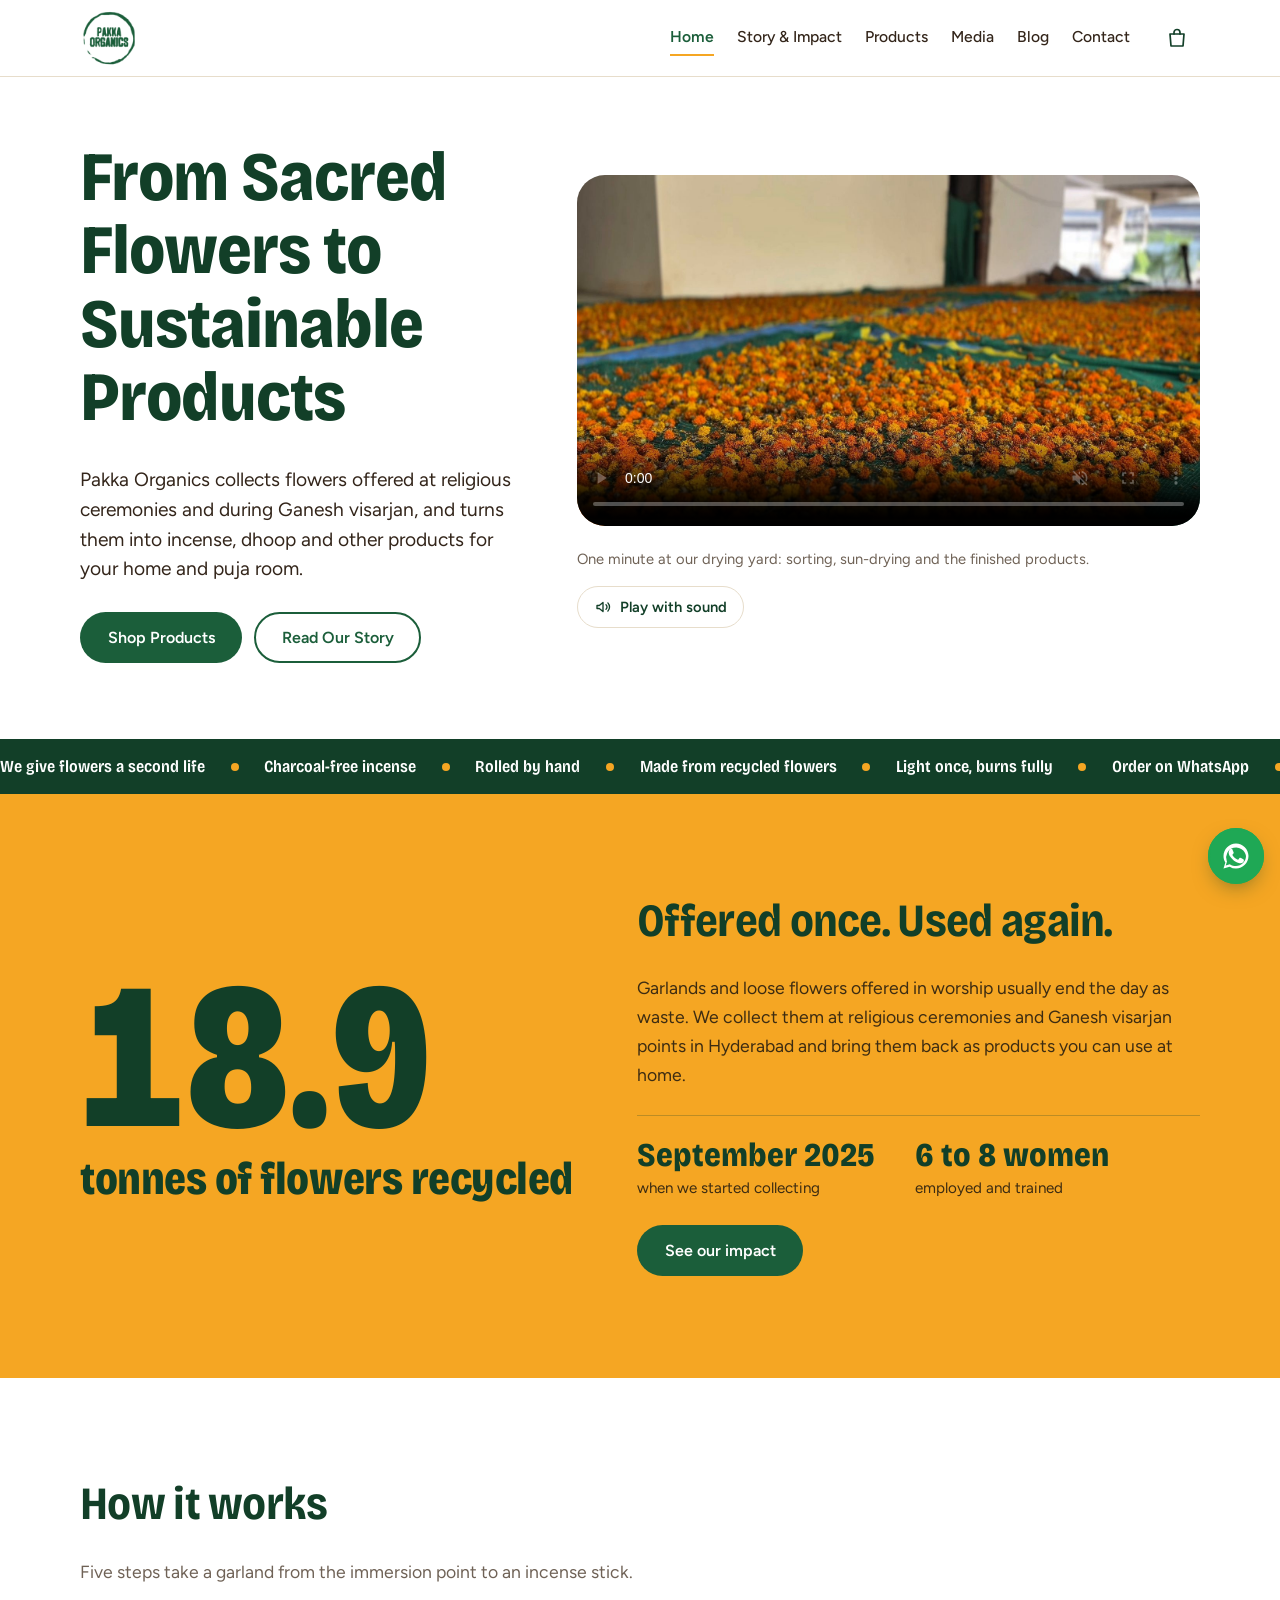
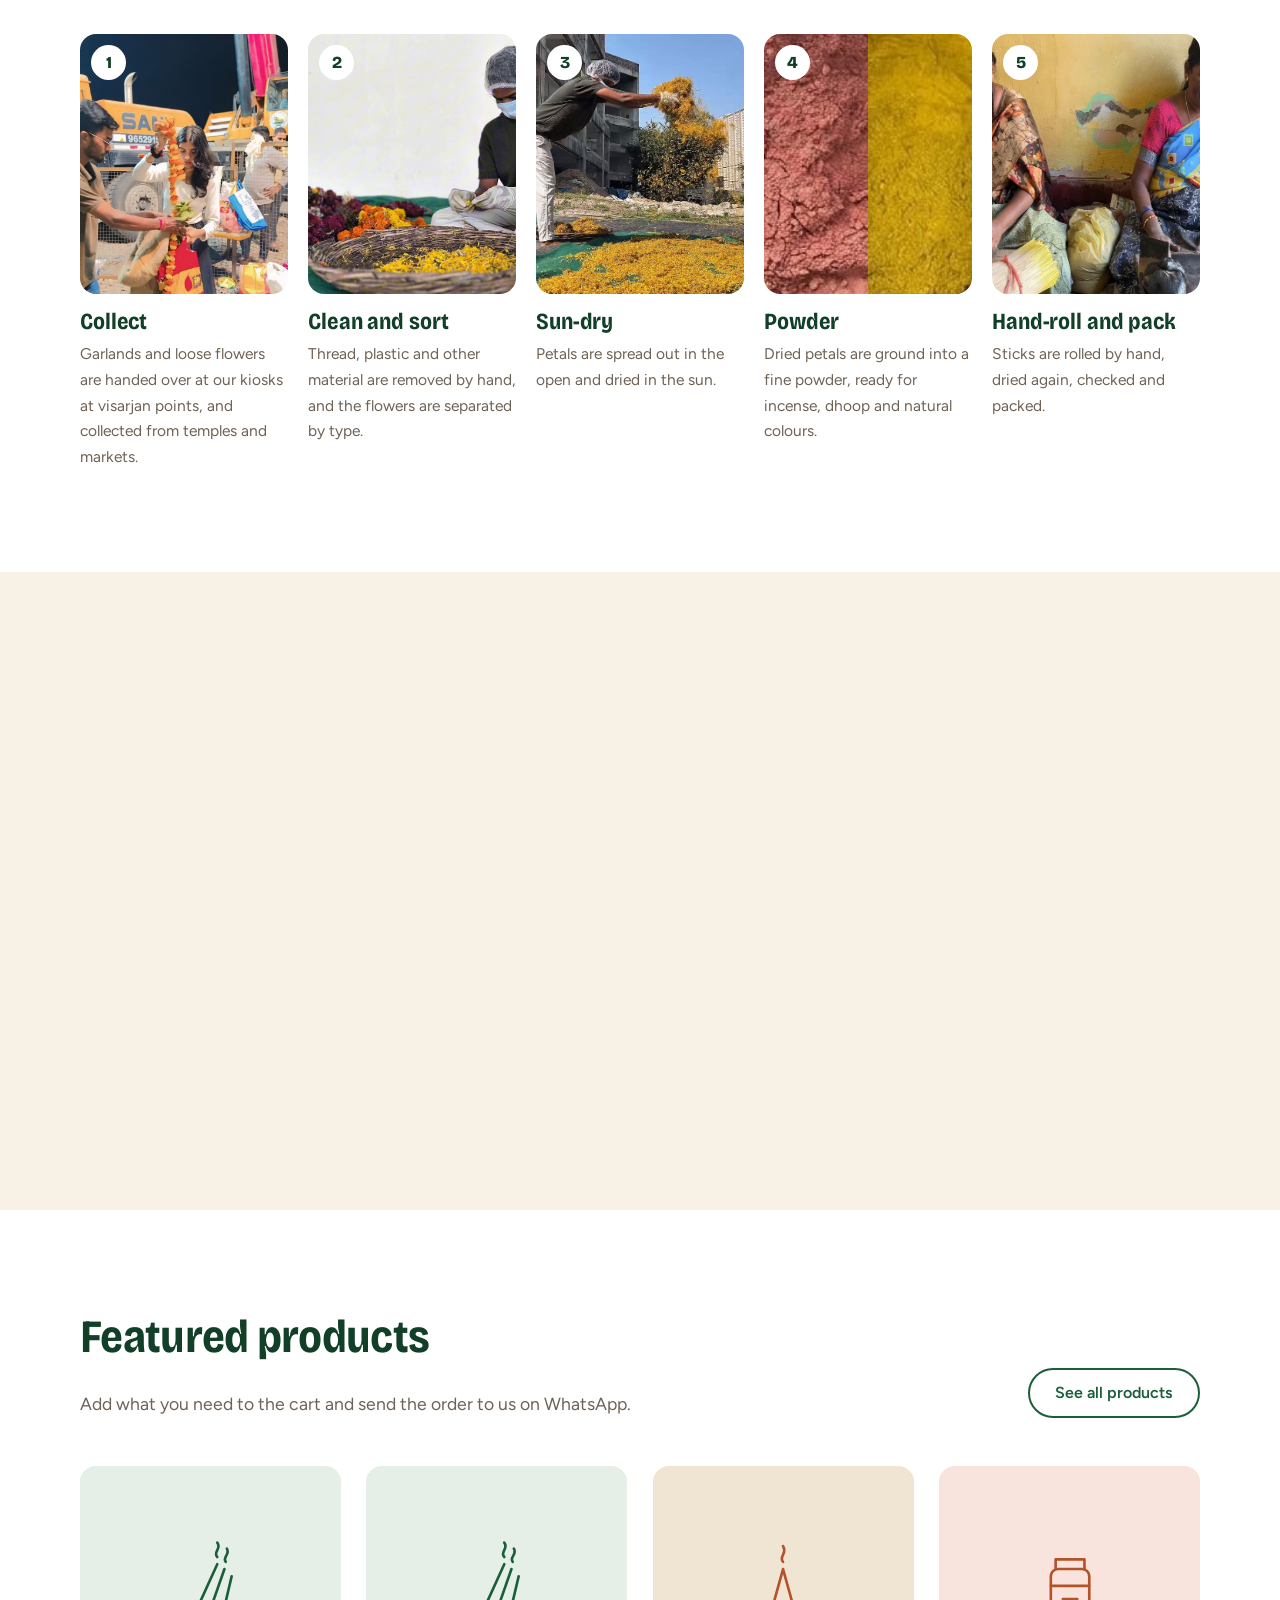
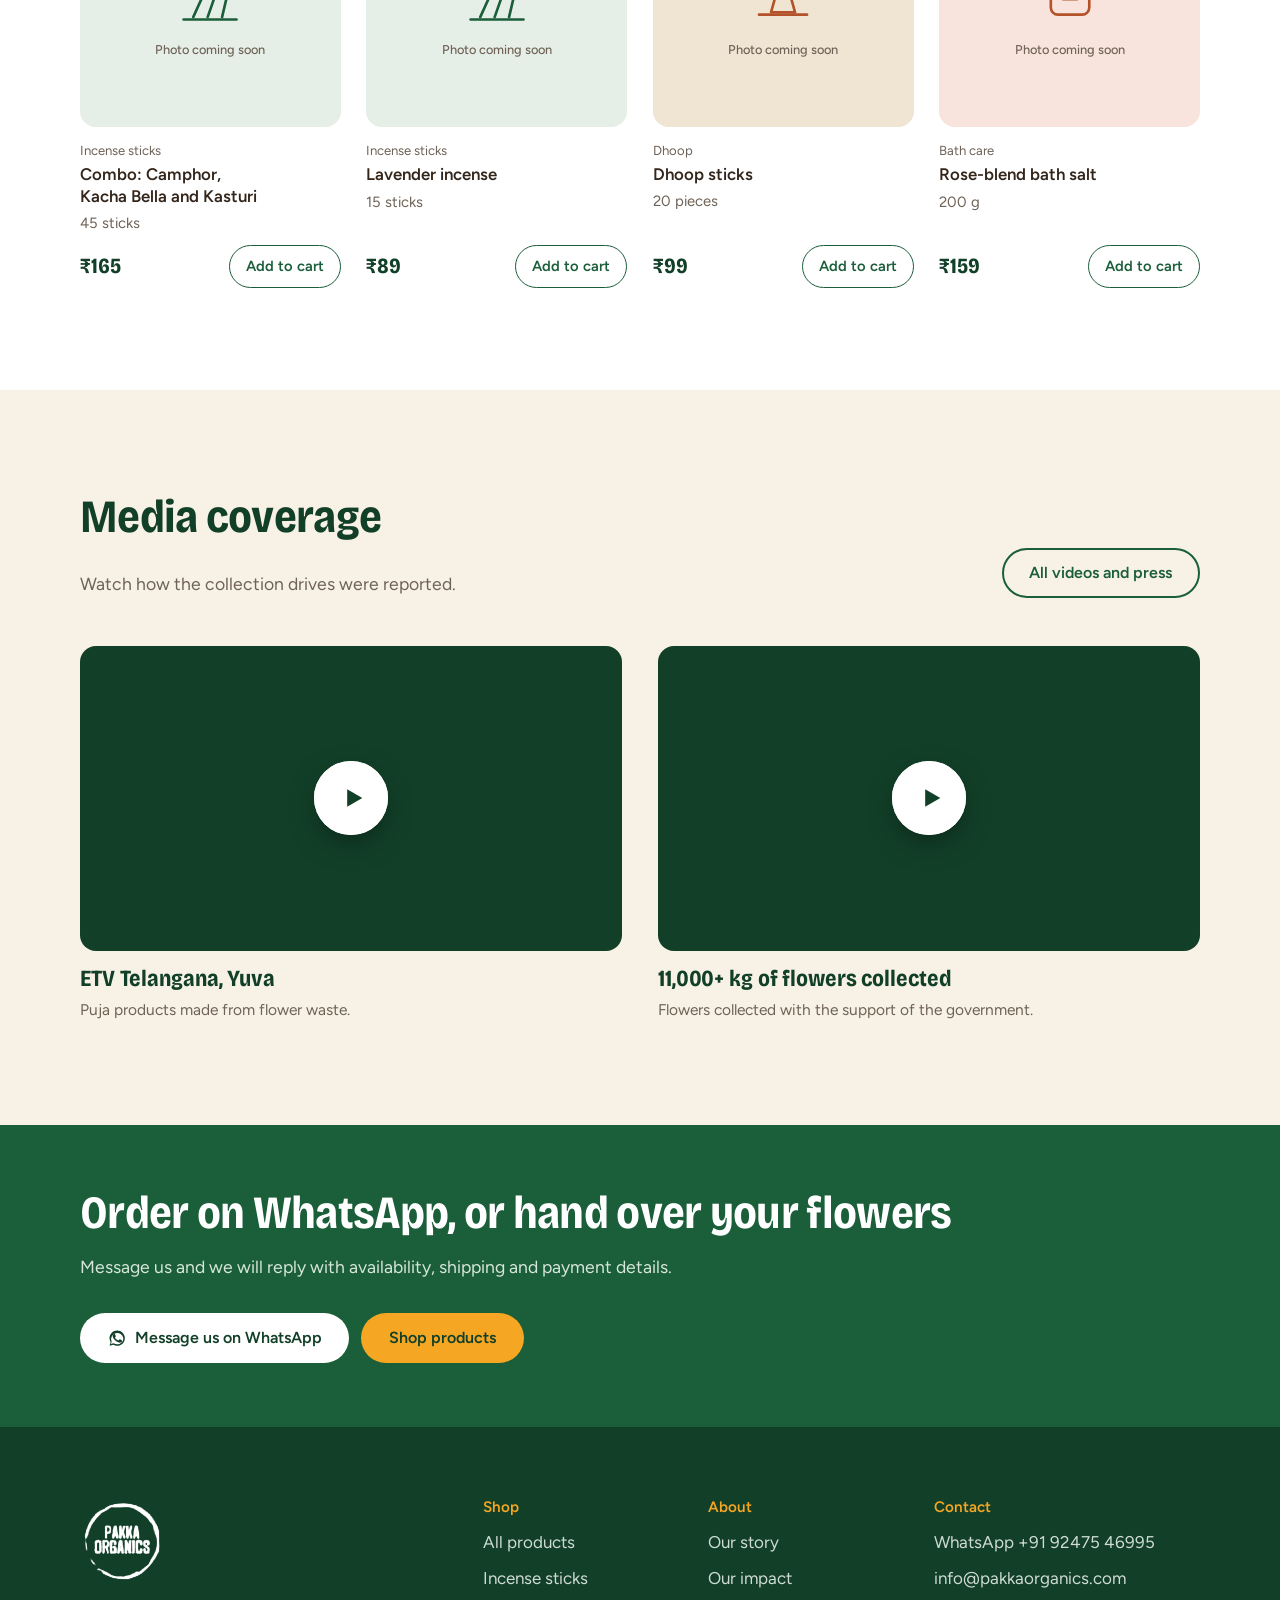
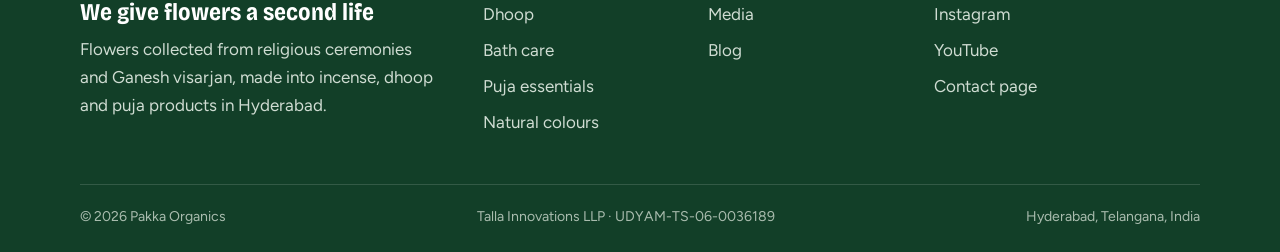
<file: index.html>
<!DOCTYPE html>
<html lang="en">
<head>
<meta charset="utf-8">
<meta name="viewport" content="width=device-width, initial-scale=1">
<title>Pakka Organics | From Sacred Flowers to Sustainable Products</title>
<meta name="description" content="Pakka Organics collects flowers from religious ceremonies and Ganesh visarjan in Hyderabad and turns them into incense, dhoop and puja products. 19.8 tonnes of flowers recycled.">
<link rel="canonical" href="https://avinashreddy-11105.github.io/pakkaorganics/">
<meta property="og:site_name" content="Pakka Organics">
<meta property="og:type" content="website">
<meta property="og:title" content="Pakka Organics | From Sacred Flowers to Sustainable Products">
<meta property="og:description" content="Pakka Organics collects flowers from religious ceremonies and Ganesh visarjan in Hyderabad and turns them into incense, dhoop and puja products. 19.8 tonnes of flowers recycled.">
<meta property="og:url" content="https://avinashreddy-11105.github.io/pakkaorganics/">
<meta property="og:image" content="https://avinashreddy-11105.github.io/pakkaorganics/images/film-poster.jpg">
<meta name="twitter:card" content="summary_large_image">
<meta name="theme-color" content="#1b5e3a">
<link rel="icon" type="image/png" href="images/favicon.png">
<link rel="apple-touch-icon" href="images/favicon.png">
<link rel="preload" href="fonts/bricolage-grotesque-latin-wdth-normal.woff2" as="font" type="font/woff2" crossorigin>
<link rel="preload" href="fonts/figtree-latin-wght-normal.woff2" as="font" type="font/woff2" crossorigin>
<link rel="stylesheet" href="css/styles.css">
<script>document.documentElement.classList.add('js');setTimeout(function(){if(!window.__pakkaReady)document.documentElement.classList.remove('js')},3000);</script>
<script type="application/ld+json">
{"@context":"https://schema.org","@type":"Organization","name":"Pakka Organics","url":"https://avinashreddy-11105.github.io/pakkaorganics/","logo":"https://avinashreddy-11105.github.io/pakkaorganics/images/favicon.png","email":"info@pakkaorganics.com","description":"Pakka Organics collects flowers from religious ceremonies and Ganesh visarjan in Hyderabad and turns them into incense, dhoop and puja products.","address":{"@type":"PostalAddress","addressLocality":"Hyderabad","addressRegion":"Telangana","addressCountry":"IN"}}
</script>
</head>
<body>
<a class="skip" href="#main">Skip to content</a>
<div id="header"></div>
<main id="main">
<section class="hero">
  <div class="wrap hero-grid">
    <div>
      <h1 data-split>From Sacred Flowers to Sustainable Products</h1>
      <p class="lead">Pakka Organics collects flowers offered at religious ceremonies and during Ganesh visarjan, and turns them into incense, dhoop and other products for your home and puja room.</p>
      <div class="btn-row">
        <a class="btn btn--primary" href="products.html">Shop Products</a>
        <a class="btn btn--outline" href="story.html">Read Our Story</a>
      </div>
    </div>
    <figure class="film">
      <video data-film muted loop playsinline controls preload="none" poster="images/film-poster.jpg" width="1280" height="720" aria-label="Film: collected flowers being sorted, dried and made into Pakka Organics products">
        <source src="media/pakka-organics-film.mp4" type="video/mp4">
        Your browser cannot play this video. <a href="media/pakka-organics-film.mp4">Download the film</a>.
      </video>
      <div class="film-bar">
        <figcaption>One minute at our drying yard: sorting, sun-drying and the finished products.</figcaption>
        <button class="sound-btn" type="button" data-film-sound>Play with sound</button>
      </div>
    </figure>
  </div>
</section>

<div class="marquee">
  <div class="marquee-track">
    <ul><li>We give flowers a second life</li><li>Charcoal-free incense</li><li>Rolled by hand</li><li>Made from recycled flowers</li><li>Light once, burns fully</li><li>Order on WhatsApp</li></ul>
    <ul aria-hidden="true"><li>We give flowers a second life</li><li>Charcoal-free incense</li><li>Rolled by hand</li><li>Made from recycled flowers</li><li>Light once, burns fully</li><li>Order on WhatsApp</li></ul>
  </div>
</div>

<section class="section impact" id="our-impact">
  <div class="wrap impact-grid">
    <p class="impact-figure"><span class="num" data-impact>19.8</span><span class="unit">tonnes of flowers recycled</span></p>
    <div>
      <h2>Offered once. Used again.</h2>
      <p>Garlands and loose flowers offered in worship usually end the day as waste. We collect them at religious ceremonies and Ganesh visarjan points in Hyderabad and bring them back as products you can use at home.</p>
      <ul class="stats">
        <li class="stat"><strong>September 2025</strong><span>when we started collecting</span></li>
        <li class="stat"><strong>6 to 8 women</strong><span>employed and trained</span></li>
      </ul><p style="margin:1.5rem 0 0"><a class="btn btn--primary" href="story.html#impact">See our impact</a></p>
    </div>
  </div>
</section>

<section class="section" aria-labelledby="how-h">
  <div class="wrap">
    <div class="section-head">
      <h2 id="how-h">How it works</h2>
      <p>Five steps take a garland from the immersion point to an incense stick.</p>
    </div>
    <ol class="steps">
      <li class="step">
        <div class="step-img"><img src="images/saroornagar-garland-collection.jpg" alt="A garland being handed over at the Saroornagar immersion point" width="1600" height="840" loading="lazy"></div>
        <div>
          <h3>Collect</h3>
          <p>Garlands and loose flowers are handed over at our kiosks at visarjan points, and collected from temples and markets.</p>
        </div>
      </li>
      <li class="step">
        <div class="step-img"><img src="images/process-sorting.jpg" alt="A team member sorting flowers by hand into baskets" width="1200" height="675" loading="lazy"></div>
        <div>
          <h3>Clean and sort</h3>
          <p>Thread, plastic and other material are removed by hand, and the flowers are separated by type.</p>
        </div>
      </li>
      <li class="step">
        <div class="step-img"><img src="images/process-spreading.jpg" alt="Petals being spread out in the open to dry" width="1200" height="675" loading="lazy"></div>
        <div>
          <h3>Sun-dry</h3>
          <p>Petals are spread out in the open and dried in the sun.</p>
        </div>
      </li>
      <li class="step">
        <div class="step-img"><img src="images/flower-powders.jpg" alt="Rose and marigold petal powders" width="1000" height="700" loading="lazy"></div>
        <div>
          <h3>Powder</h3>
          <p>Dried petals are ground into a fine powder, ready for incense, dhoop and natural colours.</p>
        </div>
      </li>
      <li class="step">
        <div class="step-img"><img src="images/bundling-incense-sticks.jpg" alt="Two women rolling and bundling incense sticks by hand" width="850" height="593" loading="lazy"></div>
        <div>
          <h3>Hand-roll and pack</h3>
          <p>Sticks are rolled by hand, dried again, checked and packed.</p>
        </div>
      </li>
    </ol>
  </div>
</section>

<section class="section section--beige" aria-labelledby="story-h">
  <div class="wrap split">
    <figure class="zoom">
      <img src="images/kiosk-team-night.jpg" alt="The Pakka Organics team at a flower-collection kiosk during Ganesh visarjan" width="1600" height="953" loading="lazy">
    </figure>
    <div>
      <h2 id="story-h">We give flowers a second life</h2>
      <p>Flowers offered with devotion are usually thrown away within hours. We think they deserve better.</p>
      <p>Since September 2025 we have been collecting them from immersion lakes, temples and markets in Hyderabad, working with the municipal corporations and with local women who sort, dry and roll them into incense.</p>
      <p class="motto">Devotional. Sustainable. Livelihood.</p>
      <a class="btn btn--primary" href="story.html">Read Our Story</a>
    </div>
  </div>
</section>

<section class="section" aria-labelledby="featured-h">
  <div class="wrap">
    <div class="head-row">
      <div class="section-head">
        <h2 id="featured-h">Featured products</h2>
        <p>Add what you need to the cart and send the order to us on WhatsApp.</p>
      </div>
      <a class="btn btn--outline" href="products.html">See all products</a>
    </div>
    <div class="product-grid" data-products="featured"></div>
  </div>
</section>

<section class="section section--beige" aria-labelledby="media-h">
  <div class="wrap">
    <div class="head-row">
      <div class="section-head">
        <h2 id="media-h">Media coverage</h2>
        <p>Watch how the collection drives were reported.</p>
      </div>
      <a class="btn btn--outline" href="media.html">All videos and press</a>
    </div>
    <div class="video-grid">
      <div>
        <div class="embed">
          <a class="yt" href="https://www.youtube.com/watch?v=7r6x6DiIxeE" data-src="https://www.youtube.com/embed/7r6x6DiIxeE?si=sG3VRJ8eumCmE_PR" data-title="ETV Telangana, Yuva" aria-label="Play video: ETV Telangana, Yuva">
            <img src="https://i.ytimg.com/vi/7r6x6DiIxeE/hqdefault.jpg" alt="" loading="lazy" width="480" height="360" onerror="this.remove()">
            <span class="play"><svg viewBox="0 0 24 24" fill="currentColor" aria-hidden="true"><path d="M7 4.5v15l13-7.5z"/></svg></span>
          </a>
        </div>
        <h3>ETV Telangana, Yuva</h3>
        <p>Puja products made from flower waste.</p>
      </div>
      <div>
        <div class="embed">
          <a class="yt" href="https://www.youtube.com/watch?v=vP4jtVFCtOM" data-src="https://www.youtube.com/embed/vP4jtVFCtOM?si=GgT_WxJiskT-jyYg" data-title="11,000+ kg of flowers collected" aria-label="Play video: 11,000+ kg of flowers collected">
            <img src="https://i.ytimg.com/vi/vP4jtVFCtOM/hqdefault.jpg" alt="" loading="lazy" width="480" height="360" onerror="this.remove()">
            <span class="play"><svg viewBox="0 0 24 24" fill="currentColor" aria-hidden="true"><path d="M7 4.5v15l13-7.5z"/></svg></span>
          </a>
        </div>
        <h3>11,000+ kg of flowers collected</h3>
        <p>Flowers collected with the support of the government.</p>
      </div>
    </div>
  </div>
</section>

<section class="section section--tight cta">
  <div class="wrap cta-inner">
    <div>
      <h2>Order on WhatsApp, or hand over your flowers</h2>
      <p>Message us and we will reply with availability, shipping and payment details.</p>
    </div>
    <div class="btn-row">
      <a class="btn btn--light" data-wa="Hello Pakka Organics, I would like to place an order." href="contact.html"><svg viewBox="0 0 24 24" fill="currentColor" aria-hidden="true"><path d="M17.5 14.4c-.3-.15-1.75-.87-2-.97-.27-.1-.47-.15-.66.15-.2.3-.76.97-.93 1.16-.17.2-.34.22-.63.08-.3-.15-1.25-.46-2.38-1.47-.88-.78-1.47-1.75-1.64-2.05-.17-.3-.02-.46.13-.6.13-.14.3-.35.44-.52.15-.17.2-.3.3-.5.1-.2.05-.37-.02-.52-.08-.15-.66-1.6-.9-2.18-.24-.58-.48-.5-.66-.5h-.57c-.2 0-.52.08-.8.37-.28.3-1.05 1.03-1.05 2.5s1.08 2.9 1.23 3.1c.15.2 2.12 3.24 5.14 4.55.72.3 1.28.5 1.72.63.72.23 1.38.2 1.9.12.58-.08 1.75-.72 2-1.4.25-.7.25-1.28.17-1.4-.07-.13-.27-.2-.57-.35z"/><path d="M12 2C6.5 2 2 6.5 2 12c0 1.9.5 3.7 1.5 5.2L2 22l4.9-1.5A9.9 9.9 0 0012 22c5.5 0 10-4.5 10-10S17.5 2 12 2zm0 18c-1.7 0-3.3-.5-4.7-1.3l-.3-.2-3.2 1 1-3.2-.2-.3A8 8 0 1120 12c0 4.4-3.6 8-8 8z"/></svg> Message us on WhatsApp</a>
      <a class="btn btn--saffron" href="products.html">Shop products</a>
    </div>
  </div>
</section>
</main>
<div id="footer"></div>
<script src="js/config.js"></script>
<script src="js/main.js"></script>
</body>
</html>
</file>
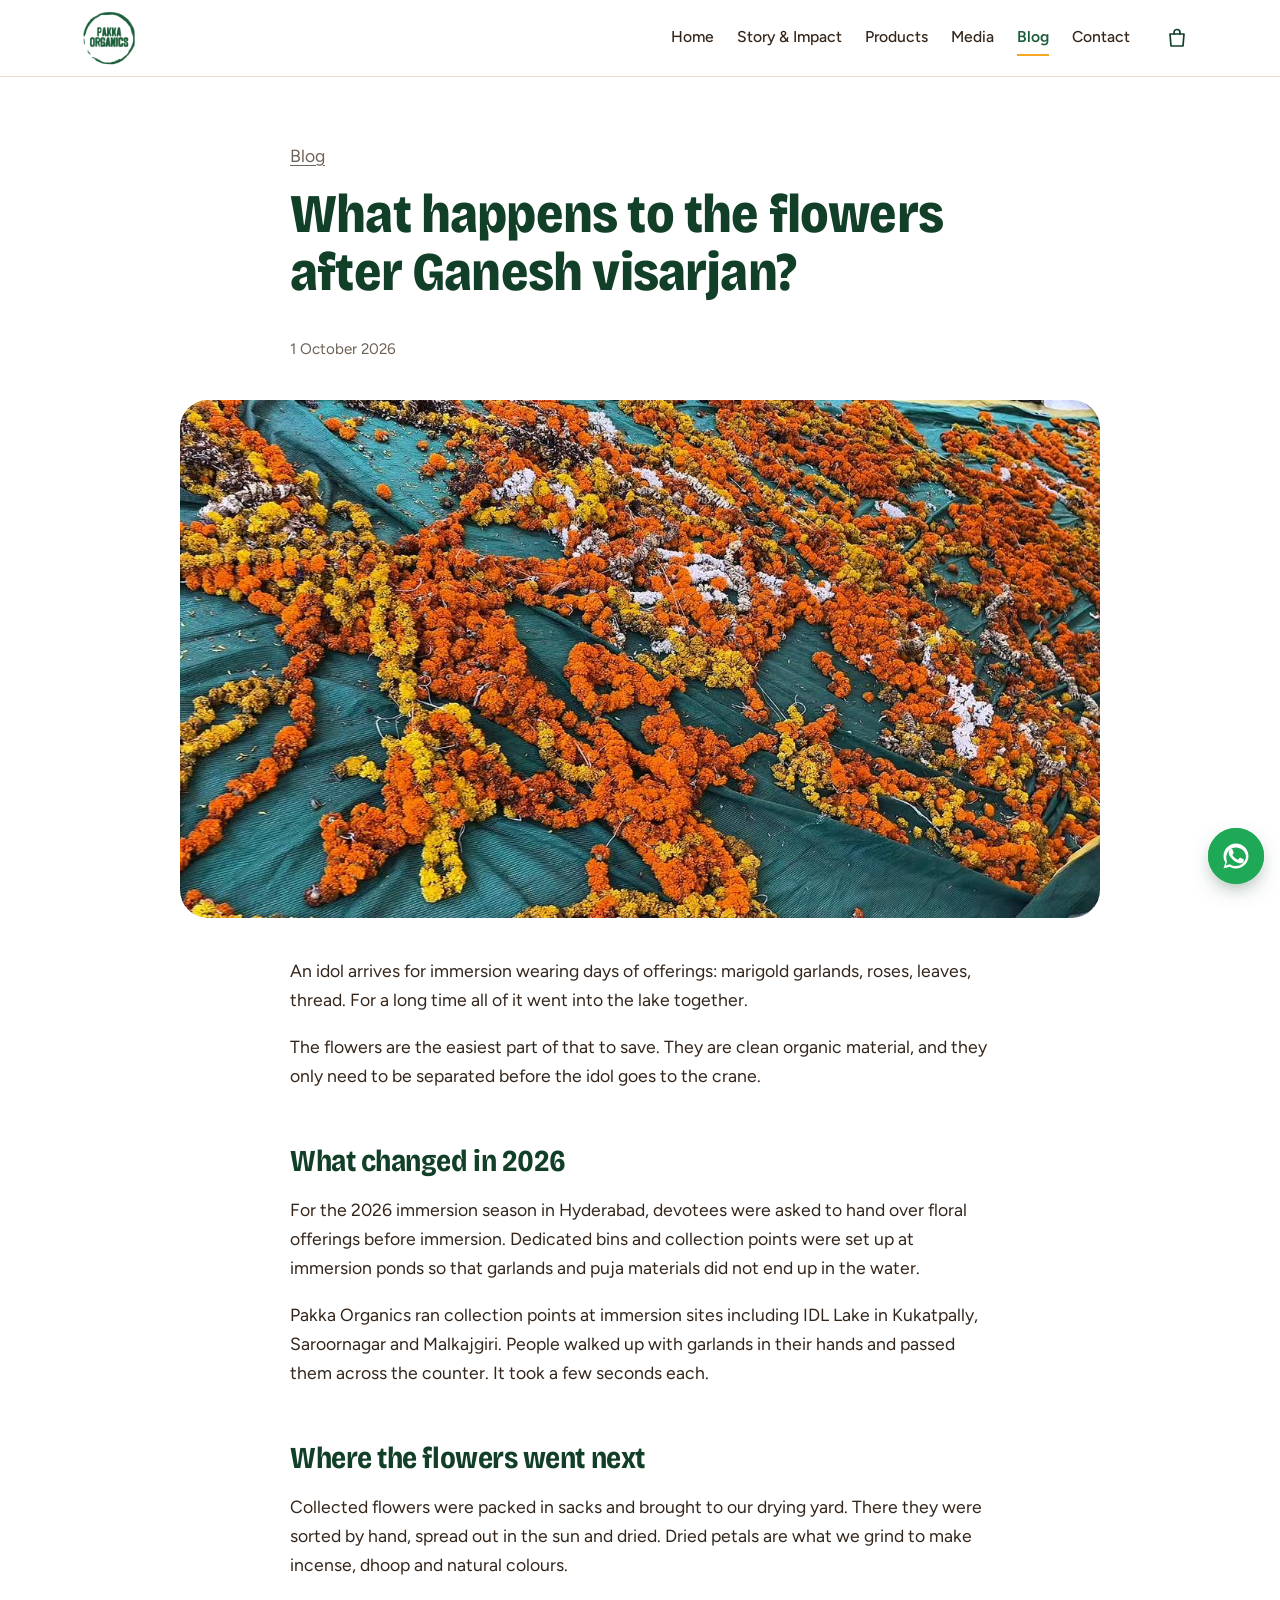
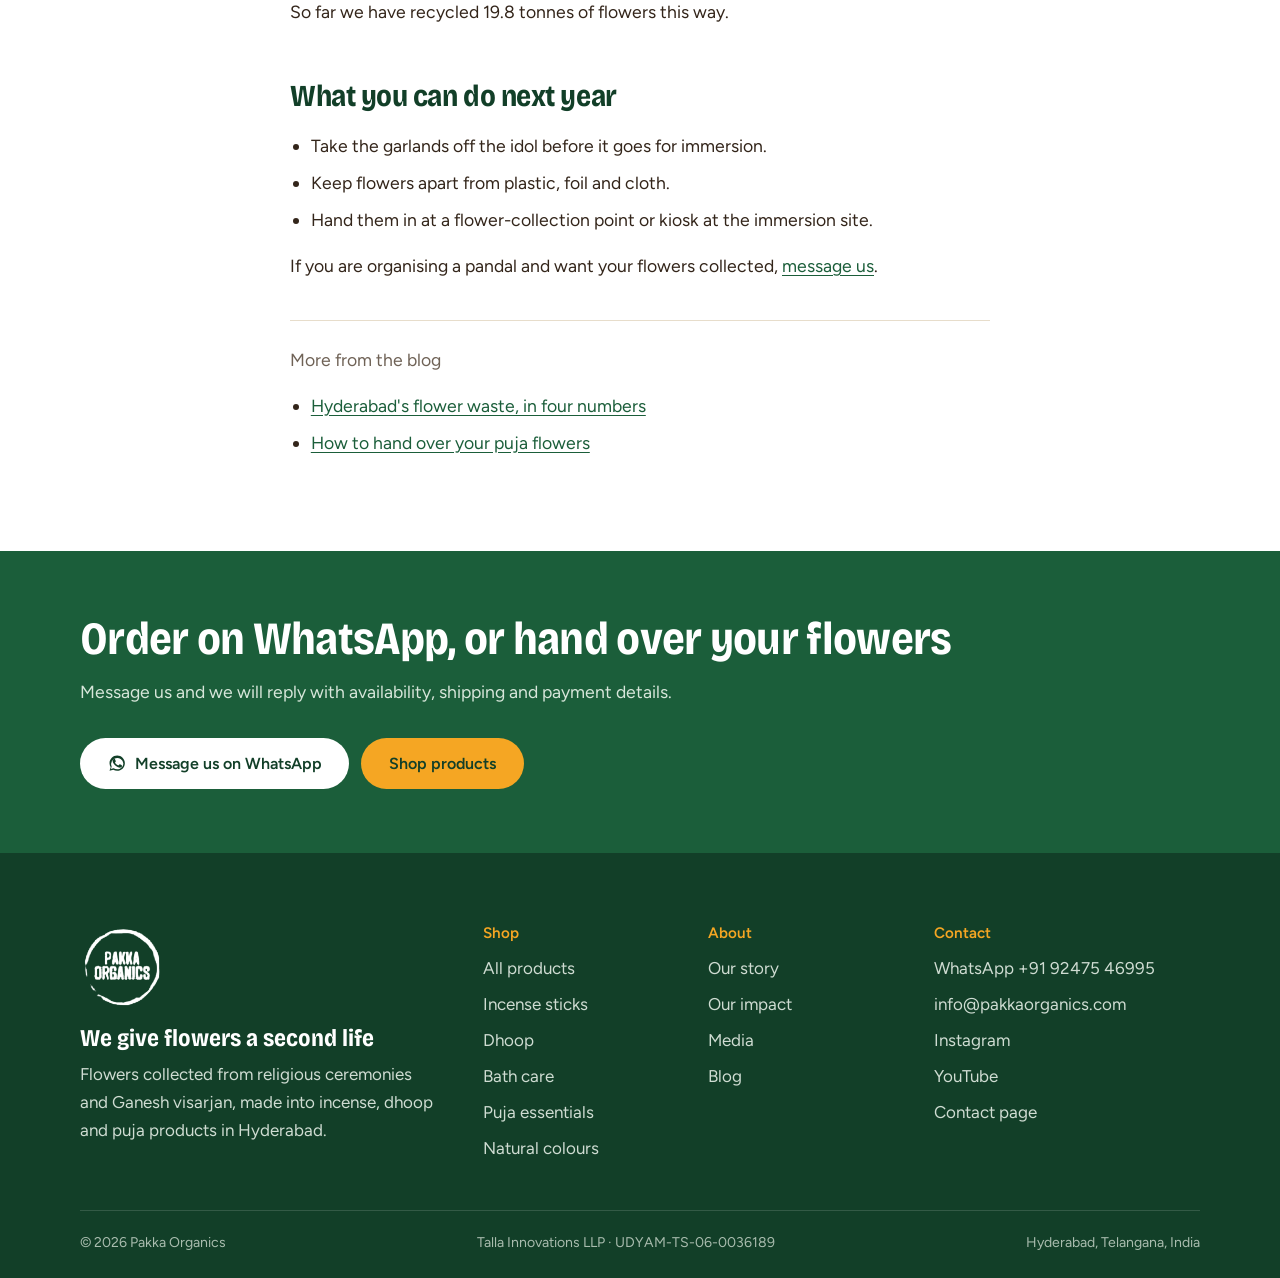
<file: blog-after-visarjan.html>
<!DOCTYPE html>
<html lang="en">
<head>
<meta charset="utf-8">
<meta name="viewport" content="width=device-width, initial-scale=1">
<title>What happens to the flowers after Ganesh visarjan? | Pakka Organics</title>
<meta name="description" content="Garlands usually follow the idol into the water. This year many of them took a different route.">
<link rel="canonical" href="https://avinashreddy-11105.github.io/pakkaorganics/blog-after-visarjan.html">
<meta property="og:site_name" content="Pakka Organics">
<meta property="og:type" content="website">
<meta property="og:title" content="What happens to the flowers after Ganesh visarjan? | Pakka Organics">
<meta property="og:description" content="Garlands usually follow the idol into the water. This year many of them took a different route.">
<meta property="og:url" content="https://avinashreddy-11105.github.io/pakkaorganics/blog-after-visarjan.html">
<meta property="og:image" content="https://avinashreddy-11105.github.io/pakkaorganics/images/process-garlands.jpg">
<meta name="twitter:card" content="summary_large_image">
<meta name="theme-color" content="#1b5e3a">
<link rel="icon" type="image/png" href="images/favicon.png">
<link rel="apple-touch-icon" href="images/favicon.png">
<link rel="preload" href="fonts/bricolage-grotesque-latin-wdth-normal.woff2" as="font" type="font/woff2" crossorigin>
<link rel="preload" href="fonts/figtree-latin-wght-normal.woff2" as="font" type="font/woff2" crossorigin>
<link rel="stylesheet" href="css/styles.css">
<script>document.documentElement.classList.add('js');setTimeout(function(){if(!window.__pakkaReady)document.documentElement.classList.remove('js')},3000);</script>
<script type="application/ld+json">
{"@context":"https://schema.org","@type":"BlogPosting","headline":"What happens to the flowers after Ganesh visarjan?","datePublished":"2026-10-01","image":"https://avinashreddy-11105.github.io/pakkaorganics/images/process-garlands.jpg","author":{"@type":"Organization","name":"Pakka Organics"},"publisher":{"@type":"Organization","name":"Pakka Organics"}}
</script>
</head>
<body>
<a class="skip" href="#main">Skip to content</a>
<div id="header"></div>
<main id="main">
<article class="article">
  <div class="wrap narrow article-head">
    <p class="crumbs"><a href="blog.html">Blog</a></p>
    <h1 style="font-size:clamp(2.1rem,4.6vw,3.4rem)">What happens to the flowers after Ganesh visarjan?</h1>
    <time datetime="2026-10-01">1 October 2026</time>
  </div>
  <div class="wrap" style="max-width:1000px">
    <img src="images/process-garlands.jpg" alt="Collected marigold garlands laid out before sorting" width="1200" height="675" class="article-hero">
  </div>
  <div class="wrap narrow" style="padding-bottom:clamp(3rem,6vw,5rem)">
    <p>An idol arrives for immersion wearing days of offerings: marigold garlands, roses, leaves, thread. For a long time all of it went into the lake together.</p>
<p>The flowers are the easiest part of that to save. They are clean organic material, and they only need to be separated before the idol goes to the crane.</p>
<h2>What changed in 2026</h2>
<p>For the 2026 immersion season in Hyderabad, devotees were asked to hand over floral offerings before immersion. Dedicated bins and collection points were set up at immersion ponds so that garlands and puja materials did not end up in the water.</p>
<p>Pakka Organics ran collection points at immersion sites including IDL Lake in Kukatpally, Saroornagar and Malkajgiri. People walked up with garlands in their hands and passed them across the counter. It took a few seconds each.</p>
<h2>Where the flowers went next</h2>
<p>Collected flowers were packed in sacks and brought to our drying yard. There they were sorted by hand, spread out in the sun and dried. Dried petals are what we grind to make incense, dhoop and natural colours.</p>
<p>So far we have recycled 19.8 tonnes of flowers this way.</p>
<h2>What you can do next year</h2>
<ul>
  <li>Take the garlands off the idol before it goes for immersion.</li>
  <li>Keep flowers apart from plastic, foil and cloth.</li>
  <li>Hand them in at a flower-collection point or kiosk at the immersion site.</li>
</ul>
<p>If you are organising a pandal and want your flowers collected, <a href="contact.html">message us</a>.</p>
    <hr style="border:0;border-top:1px solid var(--line);margin:2.5rem 0 1.5rem">
    <p class="muted" style="margin-bottom:.4rem">More from the blog</p>
    <ul><li><a href="blog-hyderabad-flower-waste.html">Hyderabad's flower waste, in four numbers</a></li><li><a href="blog-hand-over-flowers.html">How to hand over your puja flowers</a></li></ul>
  </div>
</article>

<section class="section section--tight cta">
  <div class="wrap cta-inner">
    <div>
      <h2>Order on WhatsApp, or hand over your flowers</h2>
      <p>Message us and we will reply with availability, shipping and payment details.</p>
    </div>
    <div class="btn-row">
      <a class="btn btn--light" data-wa="Hello Pakka Organics, I would like to place an order." href="contact.html"><svg viewBox="0 0 24 24" fill="currentColor" aria-hidden="true"><path d="M17.5 14.4c-.3-.15-1.75-.87-2-.97-.27-.1-.47-.15-.66.15-.2.3-.76.97-.93 1.16-.17.2-.34.22-.63.08-.3-.15-1.25-.46-2.38-1.47-.88-.78-1.47-1.75-1.64-2.05-.17-.3-.02-.46.13-.6.13-.14.3-.35.44-.52.15-.17.2-.3.3-.5.1-.2.05-.37-.02-.52-.08-.15-.66-1.6-.9-2.18-.24-.58-.48-.5-.66-.5h-.57c-.2 0-.52.08-.8.37-.28.3-1.05 1.03-1.05 2.5s1.08 2.9 1.23 3.1c.15.2 2.12 3.24 5.14 4.55.72.3 1.28.5 1.72.63.72.23 1.38.2 1.9.12.58-.08 1.75-.72 2-1.4.25-.7.25-1.28.17-1.4-.07-.13-.27-.2-.57-.35z"/><path d="M12 2C6.5 2 2 6.5 2 12c0 1.9.5 3.7 1.5 5.2L2 22l4.9-1.5A9.9 9.9 0 0012 22c5.5 0 10-4.5 10-10S17.5 2 12 2zm0 18c-1.7 0-3.3-.5-4.7-1.3l-.3-.2-3.2 1 1-3.2-.2-.3A8 8 0 1120 12c0 4.4-3.6 8-8 8z"/></svg> Message us on WhatsApp</a>
      <a class="btn btn--saffron" href="products.html">Shop products</a>
    </div>
  </div>
</section>
</main>
<div id="footer"></div>
<script src="js/config.js"></script>
<script src="js/main.js"></script>
</body>
</html>
</file>
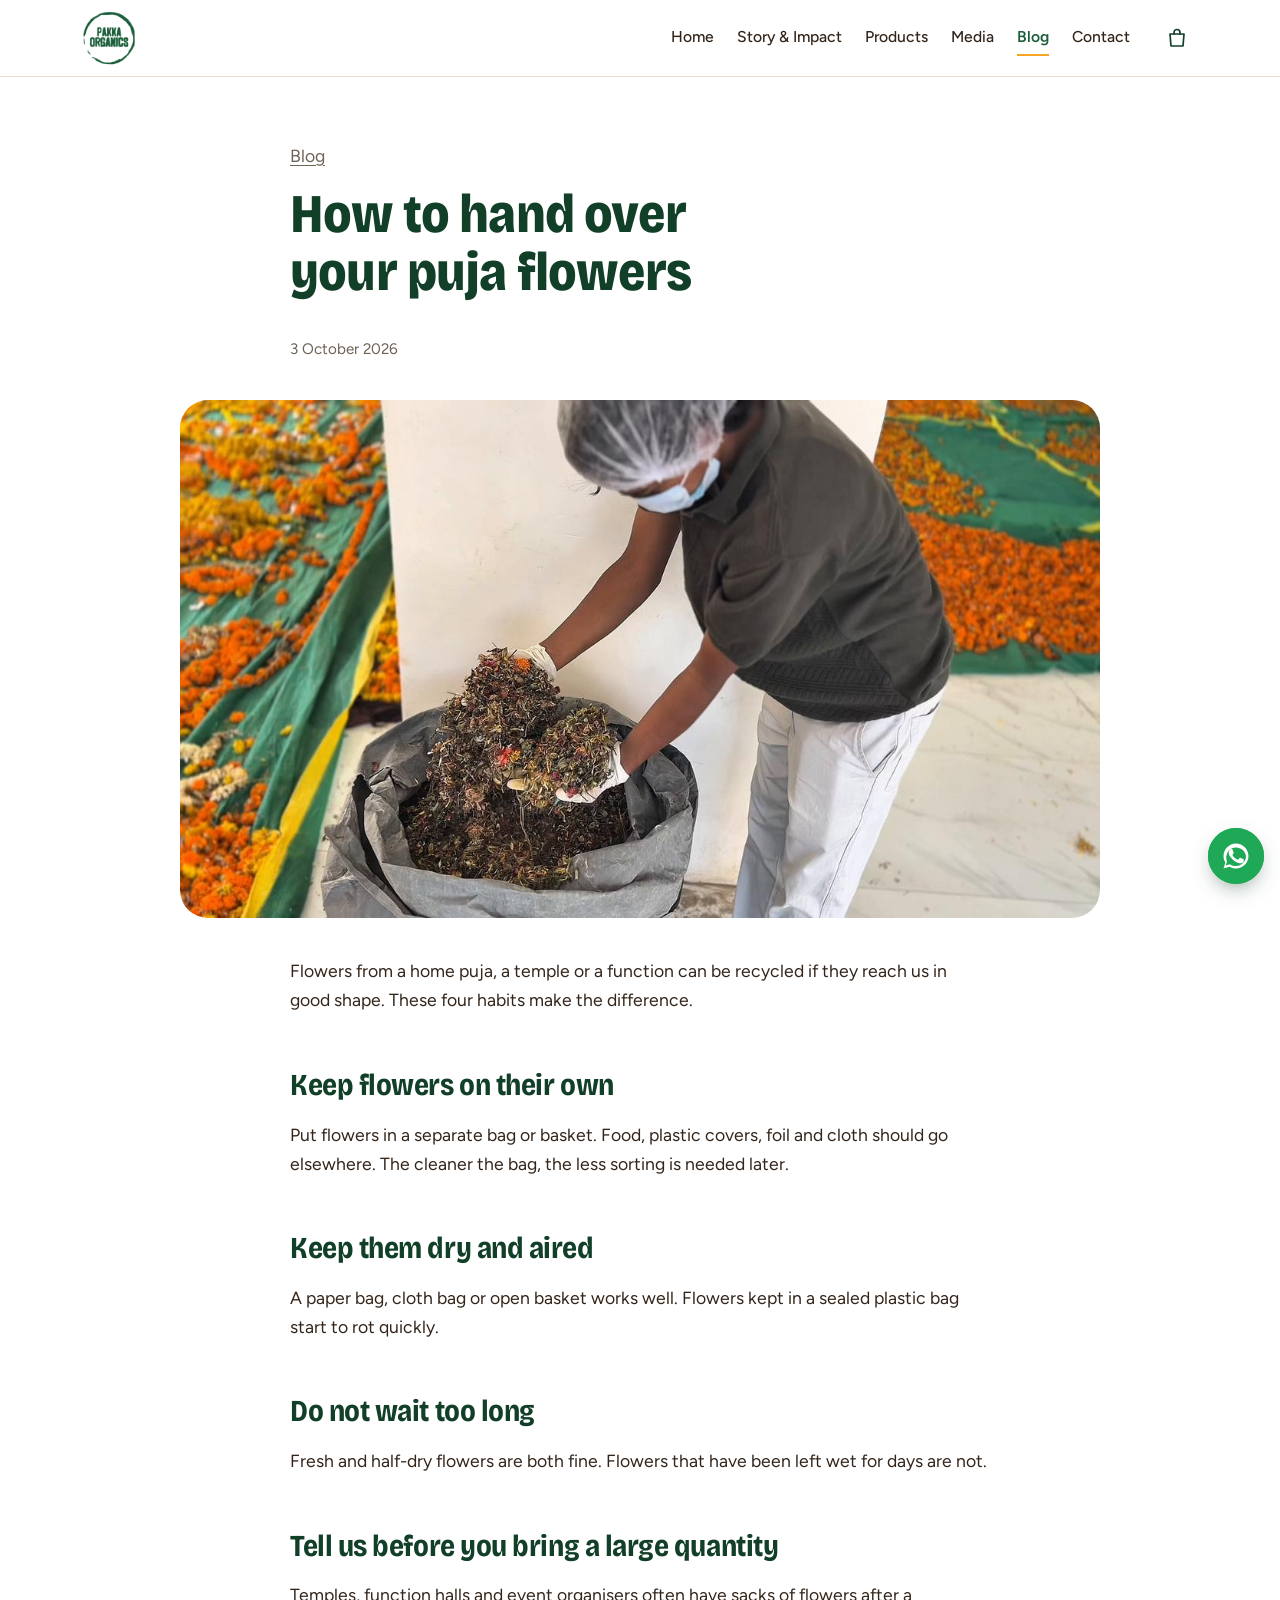
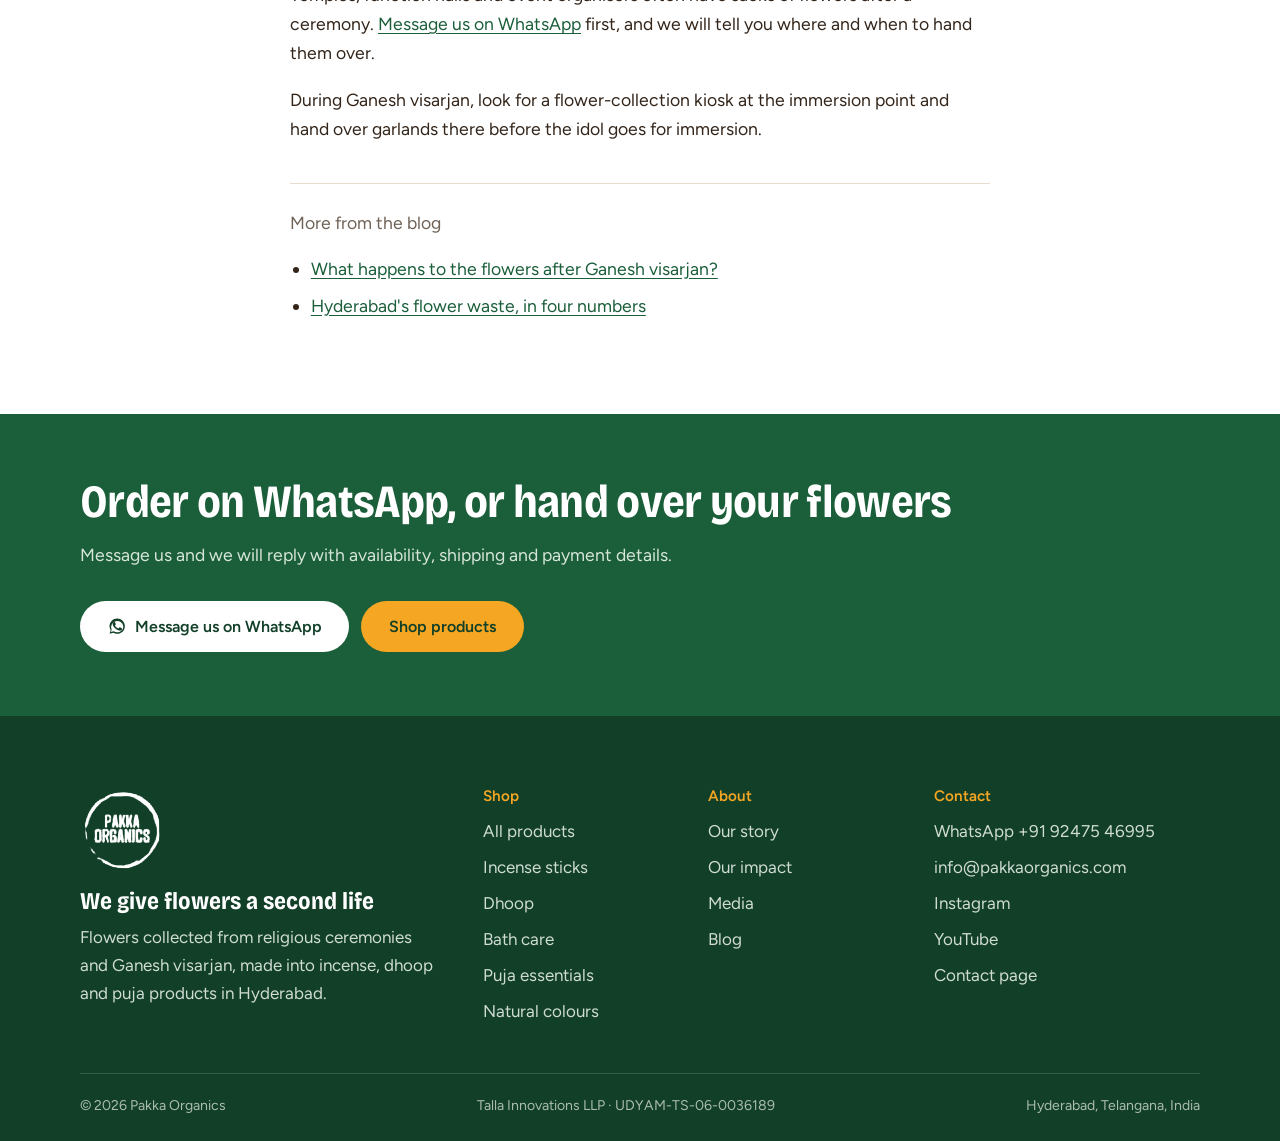
<file: blog-hand-over-flowers.html>
<!DOCTYPE html>
<html lang="en">
<head>
<meta charset="utf-8">
<meta name="viewport" content="width=device-width, initial-scale=1">
<title>How to hand over your puja flowers | Pakka Organics</title>
<meta name="description" content="Four small habits that make used flowers easy to recycle.">
<link rel="canonical" href="https://avinashreddy-11105.github.io/pakkaorganics/blog-hand-over-flowers.html">
<meta property="og:site_name" content="Pakka Organics">
<meta property="og:type" content="website">
<meta property="og:title" content="How to hand over your puja flowers | Pakka Organics">
<meta property="og:description" content="Four small habits that make used flowers easy to recycle.">
<meta property="og:url" content="https://avinashreddy-11105.github.io/pakkaorganics/blog-hand-over-flowers.html">
<meta property="og:image" content="https://avinashreddy-11105.github.io/pakkaorganics/images/process-bagging.jpg">
<meta name="twitter:card" content="summary_large_image">
<meta name="theme-color" content="#1b5e3a">
<link rel="icon" type="image/png" href="images/favicon.png">
<link rel="apple-touch-icon" href="images/favicon.png">
<link rel="preload" href="fonts/bricolage-grotesque-latin-wdth-normal.woff2" as="font" type="font/woff2" crossorigin>
<link rel="preload" href="fonts/figtree-latin-wght-normal.woff2" as="font" type="font/woff2" crossorigin>
<link rel="stylesheet" href="css/styles.css">
<script>document.documentElement.classList.add('js');setTimeout(function(){if(!window.__pakkaReady)document.documentElement.classList.remove('js')},3000);</script>
<script type="application/ld+json">
{"@context":"https://schema.org","@type":"BlogPosting","headline":"How to hand over your puja flowers","datePublished":"2026-10-03","image":"https://avinashreddy-11105.github.io/pakkaorganics/images/process-bagging.jpg","author":{"@type":"Organization","name":"Pakka Organics"},"publisher":{"@type":"Organization","name":"Pakka Organics"}}
</script>
</head>
<body>
<a class="skip" href="#main">Skip to content</a>
<div id="header"></div>
<main id="main">
<article class="article">
  <div class="wrap narrow article-head">
    <p class="crumbs"><a href="blog.html">Blog</a></p>
    <h1 style="font-size:clamp(2.1rem,4.6vw,3.4rem)">How to hand over your puja flowers</h1>
    <time datetime="2026-10-03">3 October 2026</time>
  </div>
  <div class="wrap" style="max-width:1000px">
    <img src="images/process-bagging.jpg" alt="A team member packing dried flowers into a sack" width="1200" height="675" class="article-hero">
  </div>
  <div class="wrap narrow" style="padding-bottom:clamp(3rem,6vw,5rem)">
    <p>Flowers from a home puja, a temple or a function can be recycled if they reach us in good shape. These four habits make the difference.</p>
<h2>Keep flowers on their own</h2>
<p>Put flowers in a separate bag or basket. Food, plastic covers, foil and cloth should go elsewhere. The cleaner the bag, the less sorting is needed later.</p>
<h2>Keep them dry and aired</h2>
<p>A paper bag, cloth bag or open basket works well. Flowers kept in a sealed plastic bag start to rot quickly.</p>
<h2>Do not wait too long</h2>
<p>Fresh and half-dry flowers are both fine. Flowers that have been left wet for days are not.</p>
<h2>Tell us before you bring a large quantity</h2>
<p>Temples, function halls and event organisers often have sacks of flowers after a ceremony. <a href="contact.html">Message us on WhatsApp</a> first, and we will tell you where and when to hand them over.</p>
<p>During Ganesh visarjan, look for a flower-collection kiosk at the immersion point and hand over garlands there before the idol goes for immersion.</p>
    <hr style="border:0;border-top:1px solid var(--line);margin:2.5rem 0 1.5rem">
    <p class="muted" style="margin-bottom:.4rem">More from the blog</p>
    <ul><li><a href="blog-after-visarjan.html">What happens to the flowers after Ganesh visarjan?</a></li><li><a href="blog-hyderabad-flower-waste.html">Hyderabad's flower waste, in four numbers</a></li></ul>
  </div>
</article>

<section class="section section--tight cta">
  <div class="wrap cta-inner">
    <div>
      <h2>Order on WhatsApp, or hand over your flowers</h2>
      <p>Message us and we will reply with availability, shipping and payment details.</p>
    </div>
    <div class="btn-row">
      <a class="btn btn--light" data-wa="Hello Pakka Organics, I would like to place an order." href="contact.html"><svg viewBox="0 0 24 24" fill="currentColor" aria-hidden="true"><path d="M17.5 14.4c-.3-.15-1.75-.87-2-.97-.27-.1-.47-.15-.66.15-.2.3-.76.97-.93 1.16-.17.2-.34.22-.63.08-.3-.15-1.25-.46-2.38-1.47-.88-.78-1.47-1.75-1.64-2.05-.17-.3-.02-.46.13-.6.13-.14.3-.35.44-.52.15-.17.2-.3.3-.5.1-.2.05-.37-.02-.52-.08-.15-.66-1.6-.9-2.18-.24-.58-.48-.5-.66-.5h-.57c-.2 0-.52.08-.8.37-.28.3-1.05 1.03-1.05 2.5s1.08 2.9 1.23 3.1c.15.2 2.12 3.24 5.14 4.55.72.3 1.28.5 1.72.63.72.23 1.38.2 1.9.12.58-.08 1.75-.72 2-1.4.25-.7.25-1.28.17-1.4-.07-.13-.27-.2-.57-.35z"/><path d="M12 2C6.5 2 2 6.5 2 12c0 1.9.5 3.7 1.5 5.2L2 22l4.9-1.5A9.9 9.9 0 0012 22c5.5 0 10-4.5 10-10S17.5 2 12 2zm0 18c-1.7 0-3.3-.5-4.7-1.3l-.3-.2-3.2 1 1-3.2-.2-.3A8 8 0 1120 12c0 4.4-3.6 8-8 8z"/></svg> Message us on WhatsApp</a>
      <a class="btn btn--saffron" href="products.html">Shop products</a>
    </div>
  </div>
</section>
</main>
<div id="footer"></div>
<script src="js/config.js"></script>
<script src="js/main.js"></script>
</body>
</html>
</file>
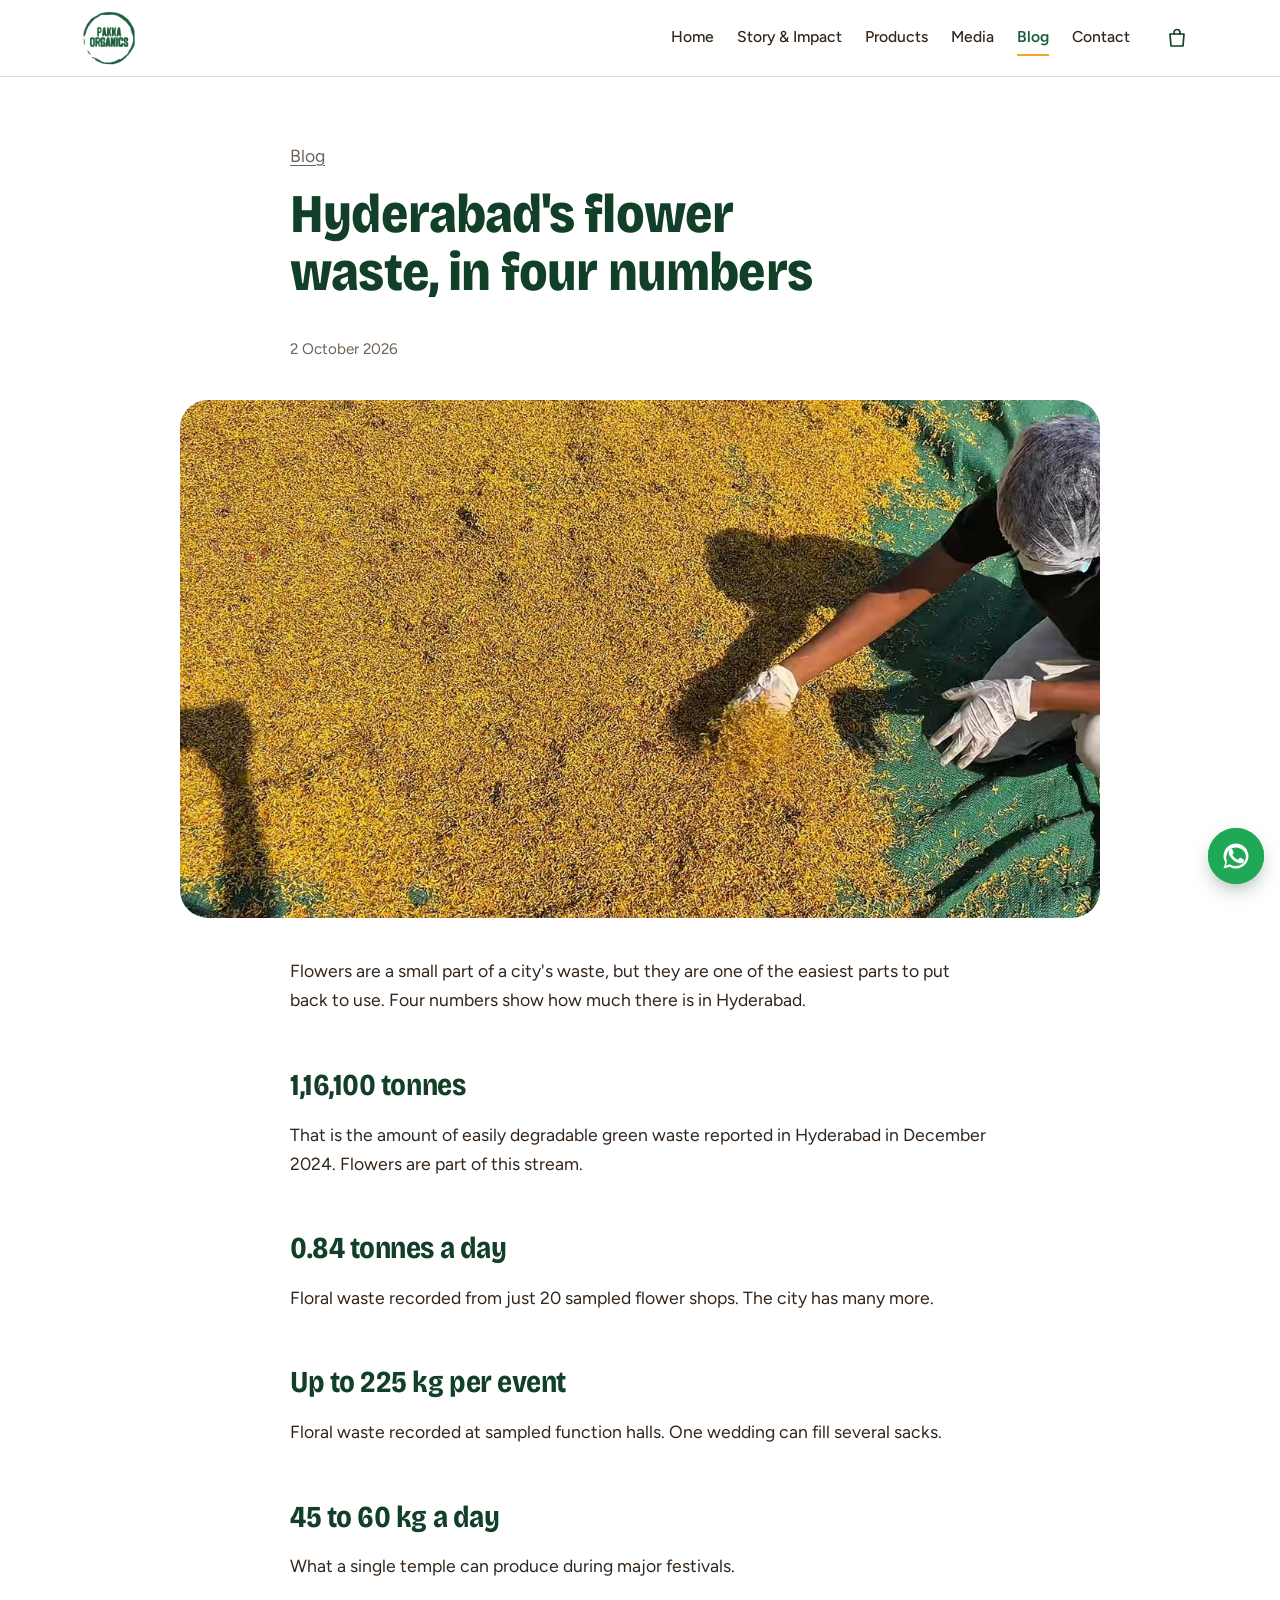
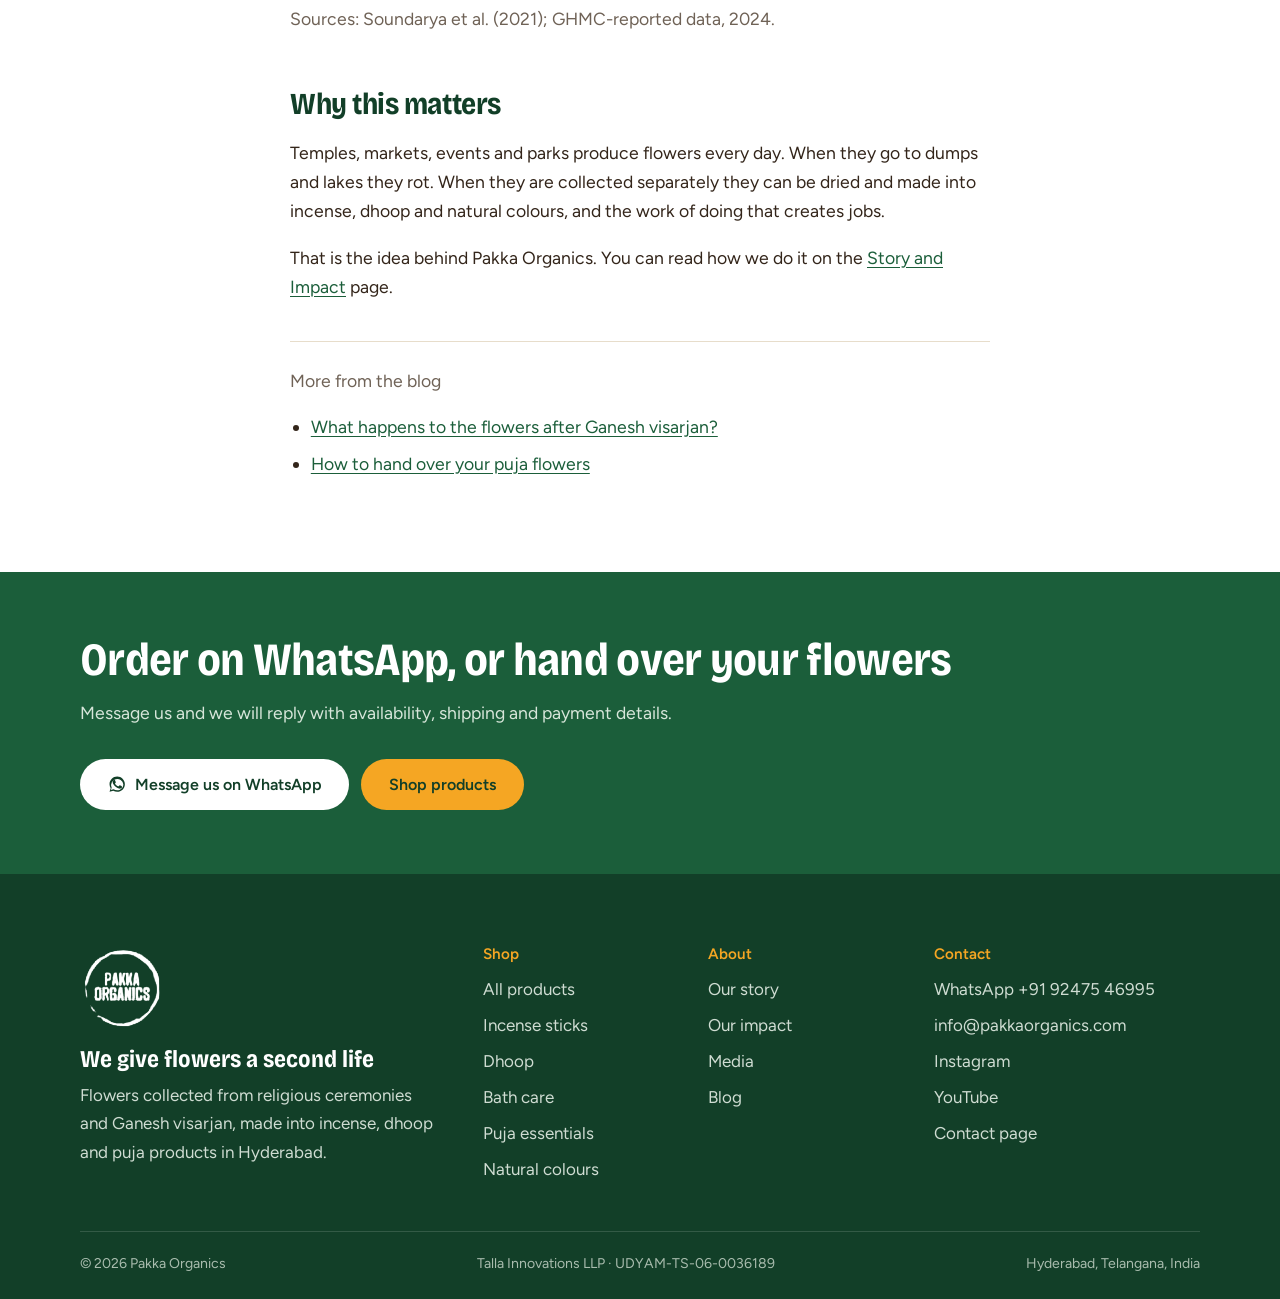
<file: blog-hyderabad-flower-waste.html>
<!DOCTYPE html>
<html lang="en">
<head>
<meta charset="utf-8">
<meta name="viewport" content="width=device-width, initial-scale=1">
<title>Hyderabad&#x27;s flower waste, in four numbers | Pakka Organics</title>
<meta name="description" content="How much floral waste the city produces, and why it is worth collecting.">
<link rel="canonical" href="https://avinashreddy-11105.github.io/pakkaorganics/blog-hyderabad-flower-waste.html">
<meta property="og:site_name" content="Pakka Organics">
<meta property="og:type" content="website">
<meta property="og:title" content="Hyderabad&#x27;s flower waste, in four numbers | Pakka Organics">
<meta property="og:description" content="How much floral waste the city produces, and why it is worth collecting.">
<meta property="og:url" content="https://avinashreddy-11105.github.io/pakkaorganics/blog-hyderabad-flower-waste.html">
<meta property="og:image" content="https://avinashreddy-11105.github.io/pakkaorganics/images/process-dried-petals.jpg">
<meta name="twitter:card" content="summary_large_image">
<meta name="theme-color" content="#1b5e3a">
<link rel="icon" type="image/png" href="images/favicon.png">
<link rel="apple-touch-icon" href="images/favicon.png">
<link rel="preload" href="fonts/bricolage-grotesque-latin-wdth-normal.woff2" as="font" type="font/woff2" crossorigin>
<link rel="preload" href="fonts/figtree-latin-wght-normal.woff2" as="font" type="font/woff2" crossorigin>
<link rel="stylesheet" href="css/styles.css">
<script>document.documentElement.classList.add('js');setTimeout(function(){if(!window.__pakkaReady)document.documentElement.classList.remove('js')},3000);</script>
<script type="application/ld+json">
{"@context":"https://schema.org","@type":"BlogPosting","headline":"Hyderabad's flower waste, in four numbers","datePublished":"2026-10-02","image":"https://avinashreddy-11105.github.io/pakkaorganics/images/process-dried-petals.jpg","author":{"@type":"Organization","name":"Pakka Organics"},"publisher":{"@type":"Organization","name":"Pakka Organics"}}
</script>
</head>
<body>
<a class="skip" href="#main">Skip to content</a>
<div id="header"></div>
<main id="main">
<article class="article">
  <div class="wrap narrow article-head">
    <p class="crumbs"><a href="blog.html">Blog</a></p>
    <h1 style="font-size:clamp(2.1rem,4.6vw,3.4rem)">Hyderabad's flower waste, in four numbers</h1>
    <time datetime="2026-10-02">2 October 2026</time>
  </div>
  <div class="wrap" style="max-width:1000px">
    <img src="images/process-dried-petals.jpg" alt="Dried marigold petals being checked by hand" width="1200" height="675" class="article-hero">
  </div>
  <div class="wrap narrow" style="padding-bottom:clamp(3rem,6vw,5rem)">
    <p>Flowers are a small part of a city's waste, but they are one of the easiest parts to put back to use. Four numbers show how much there is in Hyderabad.</p>
<h2>1,16,100 tonnes</h2>
<p>That is the amount of easily degradable green waste reported in Hyderabad in December 2024. Flowers are part of this stream.</p>
<h2>0.84 tonnes a day</h2>
<p>Floral waste recorded from just 20 sampled flower shops. The city has many more.</p>
<h2>Up to 225 kg per event</h2>
<p>Floral waste recorded at sampled function halls. One wedding can fill several sacks.</p>
<h2>45 to 60 kg a day</h2>
<p>What a single temple can produce during major festivals.</p>
<p class="source">Sources: Soundarya et al. (2021); GHMC-reported data, 2024.</p>
<h2>Why this matters</h2>
<p>Temples, markets, events and parks produce flowers every day. When they go to dumps and lakes they rot. When they are collected separately they can be dried and made into incense, dhoop and natural colours, and the work of doing that creates jobs.</p>
<p>That is the idea behind Pakka Organics. You can read how we do it on the <a href="story.html">Story and Impact</a> page.</p>
    <hr style="border:0;border-top:1px solid var(--line);margin:2.5rem 0 1.5rem">
    <p class="muted" style="margin-bottom:.4rem">More from the blog</p>
    <ul><li><a href="blog-after-visarjan.html">What happens to the flowers after Ganesh visarjan?</a></li><li><a href="blog-hand-over-flowers.html">How to hand over your puja flowers</a></li></ul>
  </div>
</article>

<section class="section section--tight cta">
  <div class="wrap cta-inner">
    <div>
      <h2>Order on WhatsApp, or hand over your flowers</h2>
      <p>Message us and we will reply with availability, shipping and payment details.</p>
    </div>
    <div class="btn-row">
      <a class="btn btn--light" data-wa="Hello Pakka Organics, I would like to place an order." href="contact.html"><svg viewBox="0 0 24 24" fill="currentColor" aria-hidden="true"><path d="M17.5 14.4c-.3-.15-1.75-.87-2-.97-.27-.1-.47-.15-.66.15-.2.3-.76.97-.93 1.16-.17.2-.34.22-.63.08-.3-.15-1.25-.46-2.38-1.47-.88-.78-1.47-1.75-1.64-2.05-.17-.3-.02-.46.13-.6.13-.14.3-.35.44-.52.15-.17.2-.3.3-.5.1-.2.05-.37-.02-.52-.08-.15-.66-1.6-.9-2.18-.24-.58-.48-.5-.66-.5h-.57c-.2 0-.52.08-.8.37-.28.3-1.05 1.03-1.05 2.5s1.08 2.9 1.23 3.1c.15.2 2.12 3.24 5.14 4.55.72.3 1.28.5 1.72.63.72.23 1.38.2 1.9.12.58-.08 1.75-.72 2-1.4.25-.7.25-1.28.17-1.4-.07-.13-.27-.2-.57-.35z"/><path d="M12 2C6.5 2 2 6.5 2 12c0 1.9.5 3.7 1.5 5.2L2 22l4.9-1.5A9.9 9.9 0 0012 22c5.5 0 10-4.5 10-10S17.5 2 12 2zm0 18c-1.7 0-3.3-.5-4.7-1.3l-.3-.2-3.2 1 1-3.2-.2-.3A8 8 0 1120 12c0 4.4-3.6 8-8 8z"/></svg> Message us on WhatsApp</a>
      <a class="btn btn--saffron" href="products.html">Shop products</a>
    </div>
  </div>
</section>
</main>
<div id="footer"></div>
<script src="js/config.js"></script>
<script src="js/main.js"></script>
</body>
</html>
</file>
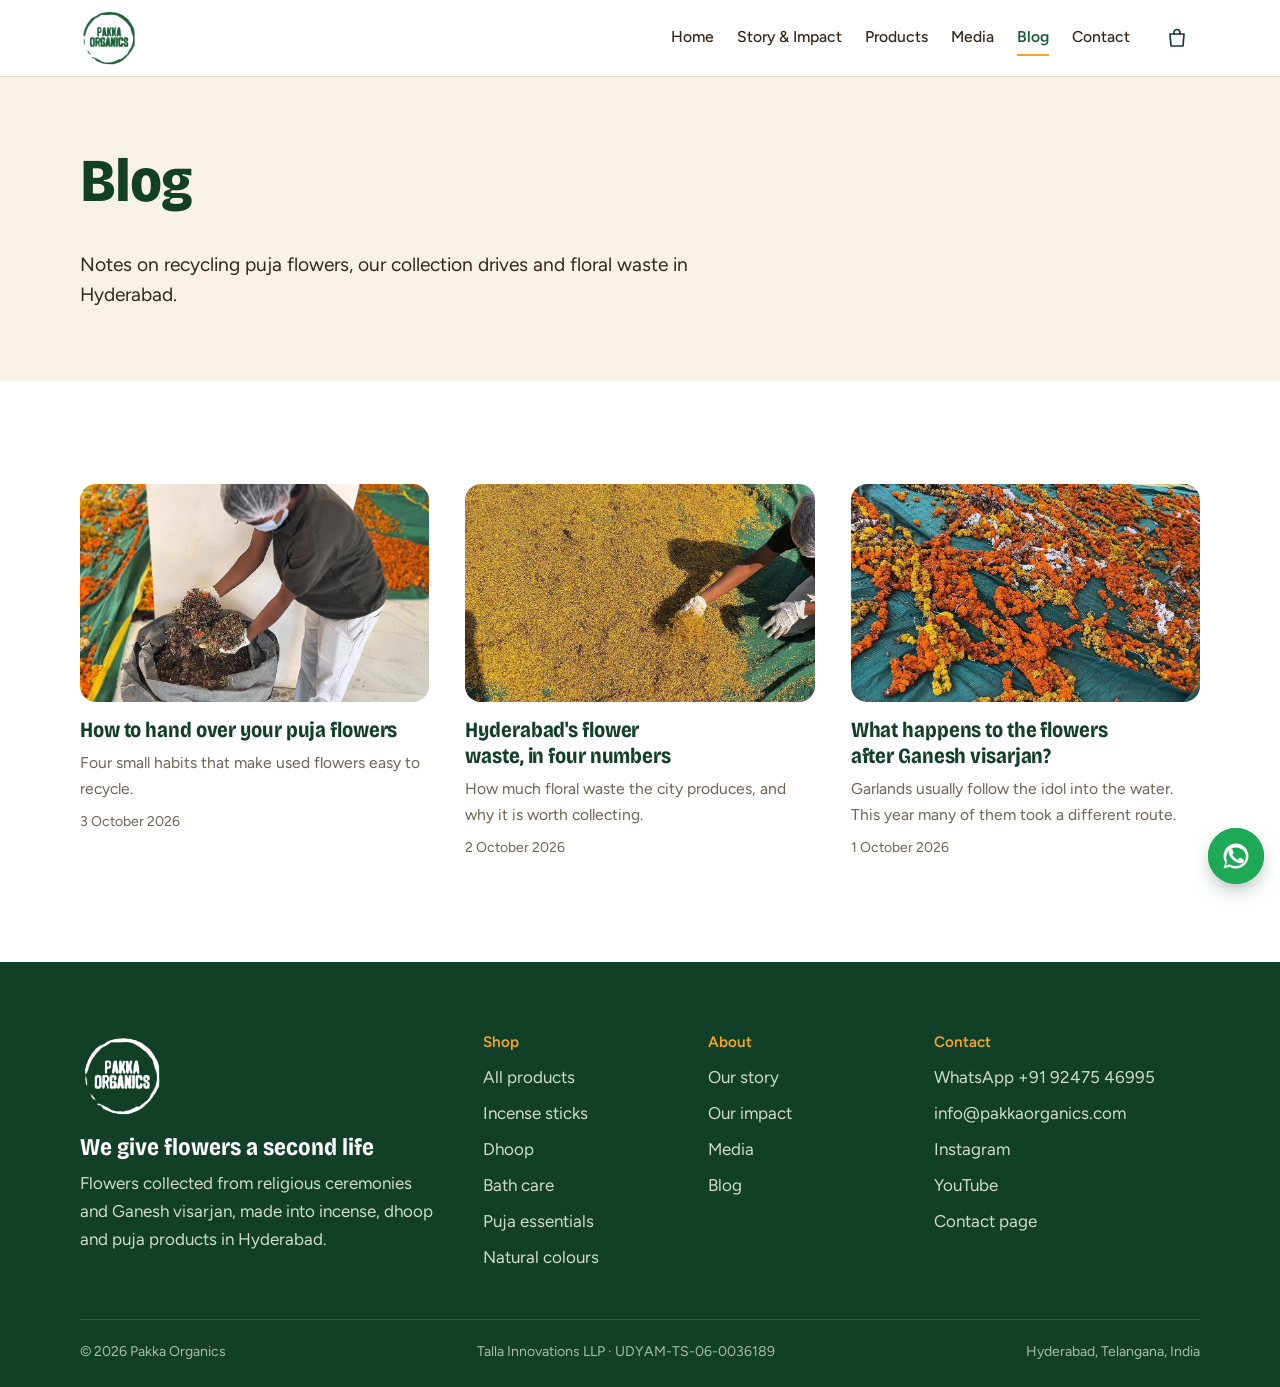
<file: blog.html>
<!DOCTYPE html>
<html lang="en">
<head>
<meta charset="utf-8">
<meta name="viewport" content="width=device-width, initial-scale=1">
<title>Blog | Pakka Organics</title>
<meta name="description" content="Notes from Pakka Organics on recycling puja flowers, Ganesh visarjan flower collection and floral waste in Hyderabad.">
<link rel="canonical" href="https://avinashreddy-11105.github.io/pakkaorganics/blog.html">
<meta property="og:site_name" content="Pakka Organics">
<meta property="og:type" content="website">
<meta property="og:title" content="Blog | Pakka Organics">
<meta property="og:description" content="Notes from Pakka Organics on recycling puja flowers, Ganesh visarjan flower collection and floral waste in Hyderabad.">
<meta property="og:url" content="https://avinashreddy-11105.github.io/pakkaorganics/blog.html">
<meta property="og:image" content="https://avinashreddy-11105.github.io/pakkaorganics/images/film-poster.jpg">
<meta name="twitter:card" content="summary_large_image">
<meta name="theme-color" content="#1b5e3a">
<link rel="icon" type="image/png" href="images/favicon.png">
<link rel="apple-touch-icon" href="images/favicon.png">
<link rel="preload" href="fonts/bricolage-grotesque-latin-wdth-normal.woff2" as="font" type="font/woff2" crossorigin>
<link rel="preload" href="fonts/figtree-latin-wght-normal.woff2" as="font" type="font/woff2" crossorigin>
<link rel="stylesheet" href="css/styles.css">
<script>document.documentElement.classList.add('js');setTimeout(function(){if(!window.__pakkaReady)document.documentElement.classList.remove('js')},3000);</script>
</head>
<body>
<a class="skip" href="#main">Skip to content</a>
<div id="header"></div>
<main id="main">
<section class="page-head">
  <div class="wrap">
    <h1>Blog</h1>
    <p class="lead">Notes on recycling puja flowers, our collection drives and floral waste in Hyderabad.</p>
  </div>
</section>
<section class="section">
  <div class="wrap">
    <div class="post-grid">
      <a class="post-card" href="blog-hand-over-flowers.html">
        <span class="zoom"><img src="images/process-bagging.jpg" alt="A team member packing dried flowers into a sack" width="1200" height="675"></span>
        <h3>How to hand over your puja flowers</h3>
        <p>Four small habits that make used flowers easy to recycle.</p>
        <time datetime="2026-10-03">3 October 2026</time>
      </a>
      <a class="post-card" href="blog-hyderabad-flower-waste.html">
        <span class="zoom"><img src="images/process-dried-petals.jpg" alt="Dried marigold petals being checked by hand" width="1200" height="675"></span>
        <h3>Hyderabad's flower waste, in four numbers</h3>
        <p>How much floral waste the city produces, and why it is worth collecting.</p>
        <time datetime="2026-10-02">2 October 2026</time>
      </a>
      <a class="post-card" href="blog-after-visarjan.html">
        <span class="zoom"><img src="images/process-garlands.jpg" alt="Collected marigold garlands laid out before sorting" width="1200" height="675"></span>
        <h3>What happens to the flowers after Ganesh visarjan?</h3>
        <p>Garlands usually follow the idol into the water. This year many of them took a different route.</p>
        <time datetime="2026-10-01">1 October 2026</time>
      </a>
    </div>
  </div>
</section>
</main>
<div id="footer"></div>
<script src="js/config.js"></script>
<script src="js/main.js"></script>
</body>
</html>
</file>
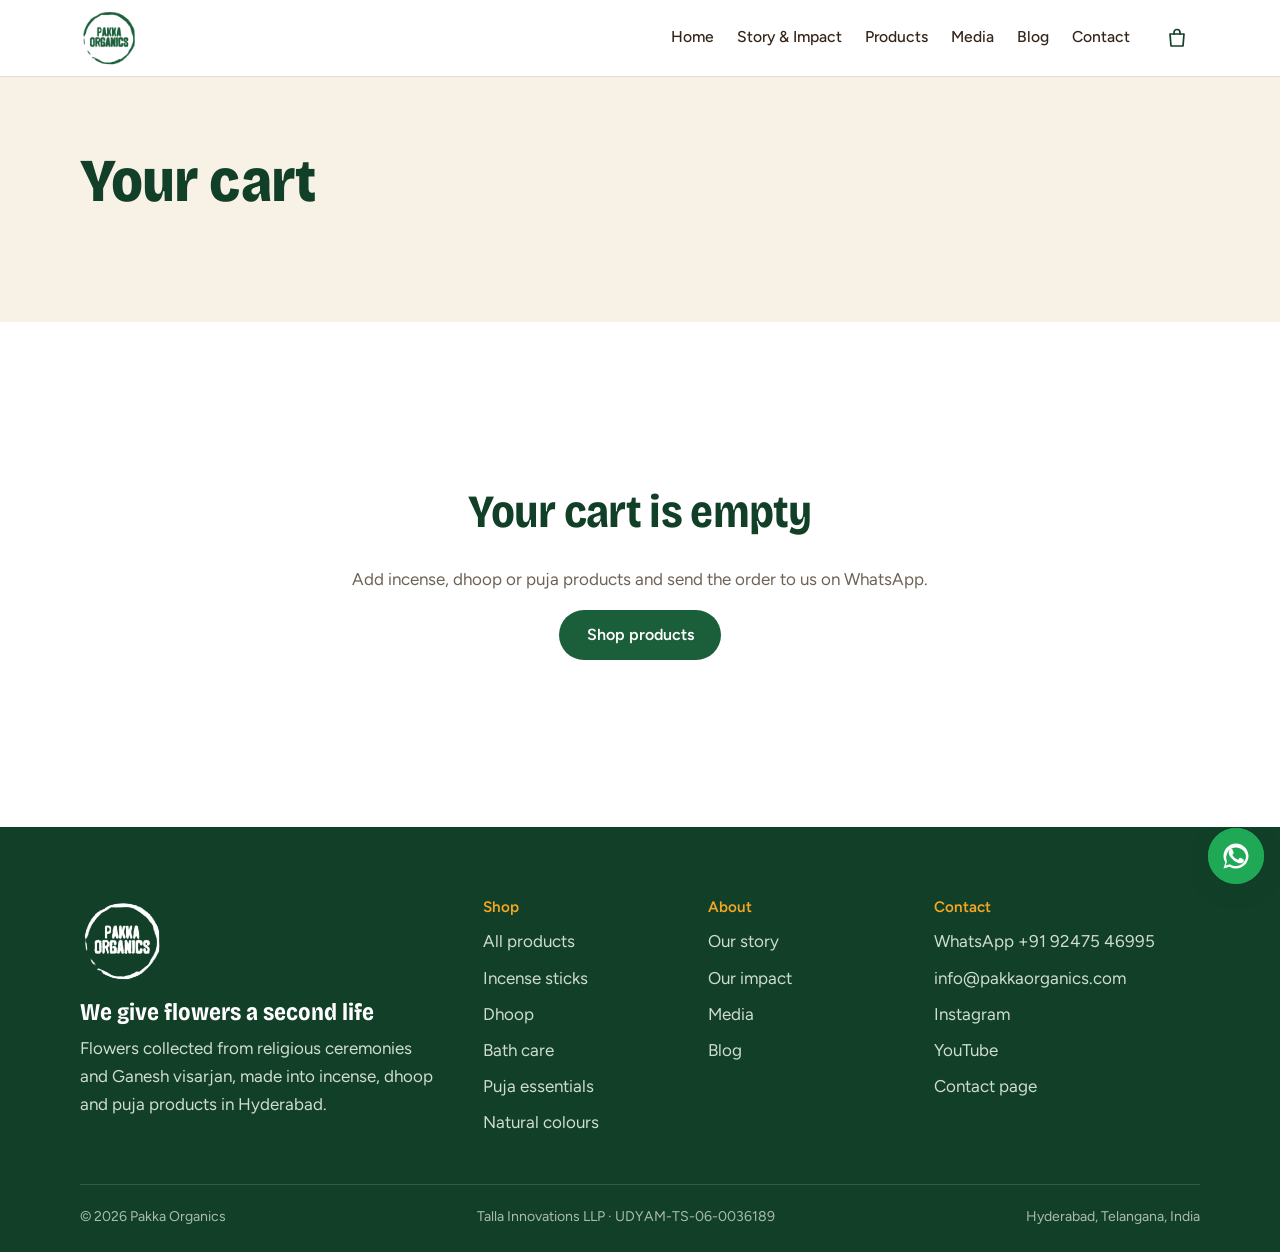
<file: cart.html>
<!DOCTYPE html>
<html lang="en">
<head>
<meta charset="utf-8">
<meta name="viewport" content="width=device-width, initial-scale=1">
<title>Your cart | Pakka Organics</title>
<meta name="description" content="Review your Pakka Organics order and send it on WhatsApp.">
<meta name="robots" content="noindex">
<meta property="og:site_name" content="Pakka Organics">
<meta property="og:type" content="website">
<meta property="og:title" content="Your cart | Pakka Organics">
<meta property="og:description" content="Review your Pakka Organics order and send it on WhatsApp.">
<meta property="og:url" content="https://avinashreddy-11105.github.io/pakkaorganics/cart.html">
<meta property="og:image" content="https://avinashreddy-11105.github.io/pakkaorganics/images/film-poster.jpg">
<meta name="twitter:card" content="summary_large_image">
<meta name="theme-color" content="#1b5e3a">
<link rel="icon" type="image/png" href="images/favicon.png">
<link rel="apple-touch-icon" href="images/favicon.png">
<link rel="preload" href="fonts/bricolage-grotesque-latin-wdth-normal.woff2" as="font" type="font/woff2" crossorigin>
<link rel="preload" href="fonts/figtree-latin-wght-normal.woff2" as="font" type="font/woff2" crossorigin>
<link rel="stylesheet" href="css/styles.css">
<script>document.documentElement.classList.add('js');setTimeout(function(){if(!window.__pakkaReady)document.documentElement.classList.remove('js')},3000);</script>
</head>
<body>
<a class="skip" href="#main">Skip to content</a>
<div id="header"></div>
<main id="main">
<section class="page-head">
  <div class="wrap">
    <h1>Your cart</h1>
  </div>
</section>
<section class="section">
  <div class="wrap" data-cart></div>
</section>
</main>
<div id="footer"></div>
<script src="js/config.js"></script>
<script src="js/main.js"></script>
</body>
</html>
</file>
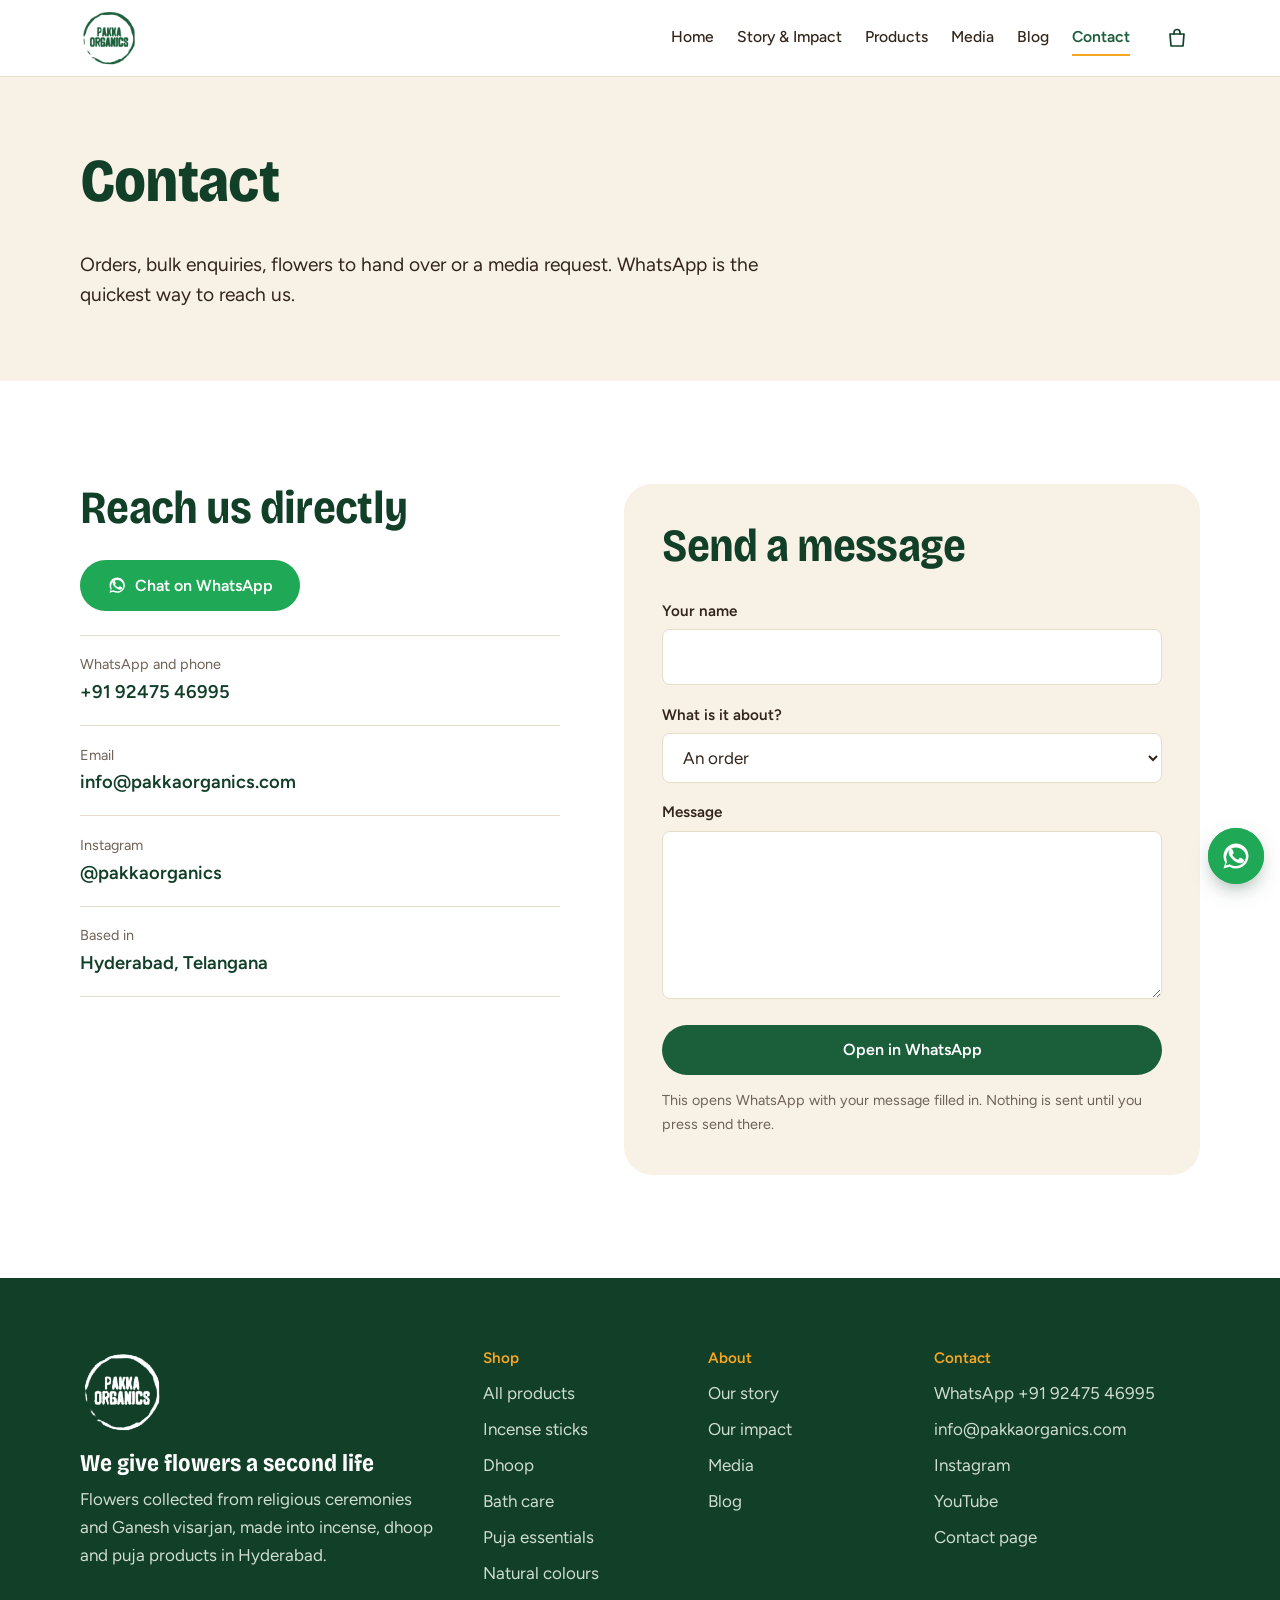
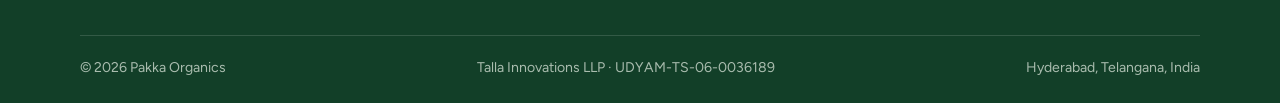
<file: contact.html>
<!DOCTYPE html>
<html lang="en">
<head>
<meta charset="utf-8">
<meta name="viewport" content="width=device-width, initial-scale=1">
<title>Contact | Pakka Organics</title>
<meta name="description" content="Contact Pakka Organics in Hyderabad on WhatsApp or email for orders, bulk and MOQ enquiries, flower collection and media requests.">
<link rel="canonical" href="https://avinashreddy-11105.github.io/pakkaorganics/contact.html">
<meta property="og:site_name" content="Pakka Organics">
<meta property="og:type" content="website">
<meta property="og:title" content="Contact | Pakka Organics">
<meta property="og:description" content="Contact Pakka Organics in Hyderabad on WhatsApp or email for orders, bulk and MOQ enquiries, flower collection and media requests.">
<meta property="og:url" content="https://avinashreddy-11105.github.io/pakkaorganics/contact.html">
<meta property="og:image" content="https://avinashreddy-11105.github.io/pakkaorganics/images/film-poster.jpg">
<meta name="twitter:card" content="summary_large_image">
<meta name="theme-color" content="#1b5e3a">
<link rel="icon" type="image/png" href="images/favicon.png">
<link rel="apple-touch-icon" href="images/favicon.png">
<link rel="preload" href="fonts/bricolage-grotesque-latin-wdth-normal.woff2" as="font" type="font/woff2" crossorigin>
<link rel="preload" href="fonts/figtree-latin-wght-normal.woff2" as="font" type="font/woff2" crossorigin>
<link rel="stylesheet" href="css/styles.css">
<script>document.documentElement.classList.add('js');setTimeout(function(){if(!window.__pakkaReady)document.documentElement.classList.remove('js')},3000);</script>
</head>
<body>
<a class="skip" href="#main">Skip to content</a>
<div id="header"></div>
<main id="main">
<section class="page-head">
  <div class="wrap">
    <h1>Contact</h1>
    <p class="lead">Orders, bulk enquiries, flowers to hand over or a media request. WhatsApp is the quickest way to reach us.</p>
  </div>
</section>

<section class="section">
  <div class="wrap contact-grid">
    <div>
      <h2>Reach us directly</h2>
      <a class="btn btn--wa" data-wa="Hello Pakka Organics, I have a question." href="#form"><svg viewBox="0 0 24 24" fill="currentColor" aria-hidden="true"><path d="M17.5 14.4c-.3-.15-1.75-.87-2-.97-.27-.1-.47-.15-.66.15-.2.3-.76.97-.93 1.16-.17.2-.34.22-.63.08-.3-.15-1.25-.46-2.38-1.47-.88-.78-1.47-1.75-1.64-2.05-.17-.3-.02-.46.13-.6.13-.14.3-.35.44-.52.15-.17.2-.3.3-.5.1-.2.05-.37-.02-.52-.08-.15-.66-1.6-.9-2.18-.24-.58-.48-.5-.66-.5h-.57c-.2 0-.52.08-.8.37-.28.3-1.05 1.03-1.05 2.5s1.08 2.9 1.23 3.1c.15.2 2.12 3.24 5.14 4.55.72.3 1.28.5 1.72.63.72.23 1.38.2 1.9.12.58-.08 1.75-.72 2-1.4.25-.7.25-1.28.17-1.4-.07-.13-.27-.2-.57-.35z"/><path d="M12 2C6.5 2 2 6.5 2 12c0 1.9.5 3.7 1.5 5.2L2 22l4.9-1.5A9.9 9.9 0 0012 22c5.5 0 10-4.5 10-10S17.5 2 12 2zm0 18c-1.7 0-3.3-.5-4.7-1.3l-.3-.2-3.2 1 1-3.2-.2-.3A8 8 0 1120 12c0 4.4-3.6 8-8 8z"/></svg> Chat on WhatsApp</a>
      <ul class="contact-list">
        <li><span class="k">WhatsApp and phone</span><span class="v" data-phone></span></li>
        <li><span class="k">Email</span><a class="v" data-email href="#"></a></li>
        <li><span class="k">Instagram</span><a class="v" data-instagram href="#" target="_blank" rel="noopener">@pakkaorganics</a></li>
        <li><span class="k">Based in</span><span class="v">Hyderabad, Telangana</span></li>
      </ul>
    </div>
    <form class="form" id="form" data-contact>
      <h2>Send a message</h2>
      <div class="field">
        <label for="c-name">Your name</label>
        <input id="c-name" name="name" type="text" autocomplete="name" required>
      </div>
      <div class="field">
        <label for="c-topic">What is it about?</label>
        <select id="c-topic" name="topic" required>
          <option>An order</option>
          <option>Bulk order or natural colours (MOQ)</option>
          <option>Flowers to hand over</option>
          <option>Press and media</option>
          <option>Something else</option>
        </select>
      </div>
      <div class="field">
        <label for="c-msg">Message</label>
        <textarea id="c-msg" name="message" rows="5" required></textarea>
      </div>
      <button class="btn btn--primary btn--block" type="submit">Open in WhatsApp</button>
      <p class="form-note">This opens WhatsApp with your message filled in. Nothing is sent until you press send there.</p>
    </form>
  </div>
</section>
</main>
<div id="footer"></div>
<script src="js/config.js"></script>
<script src="js/main.js"></script>
</body>
</html>
</file>
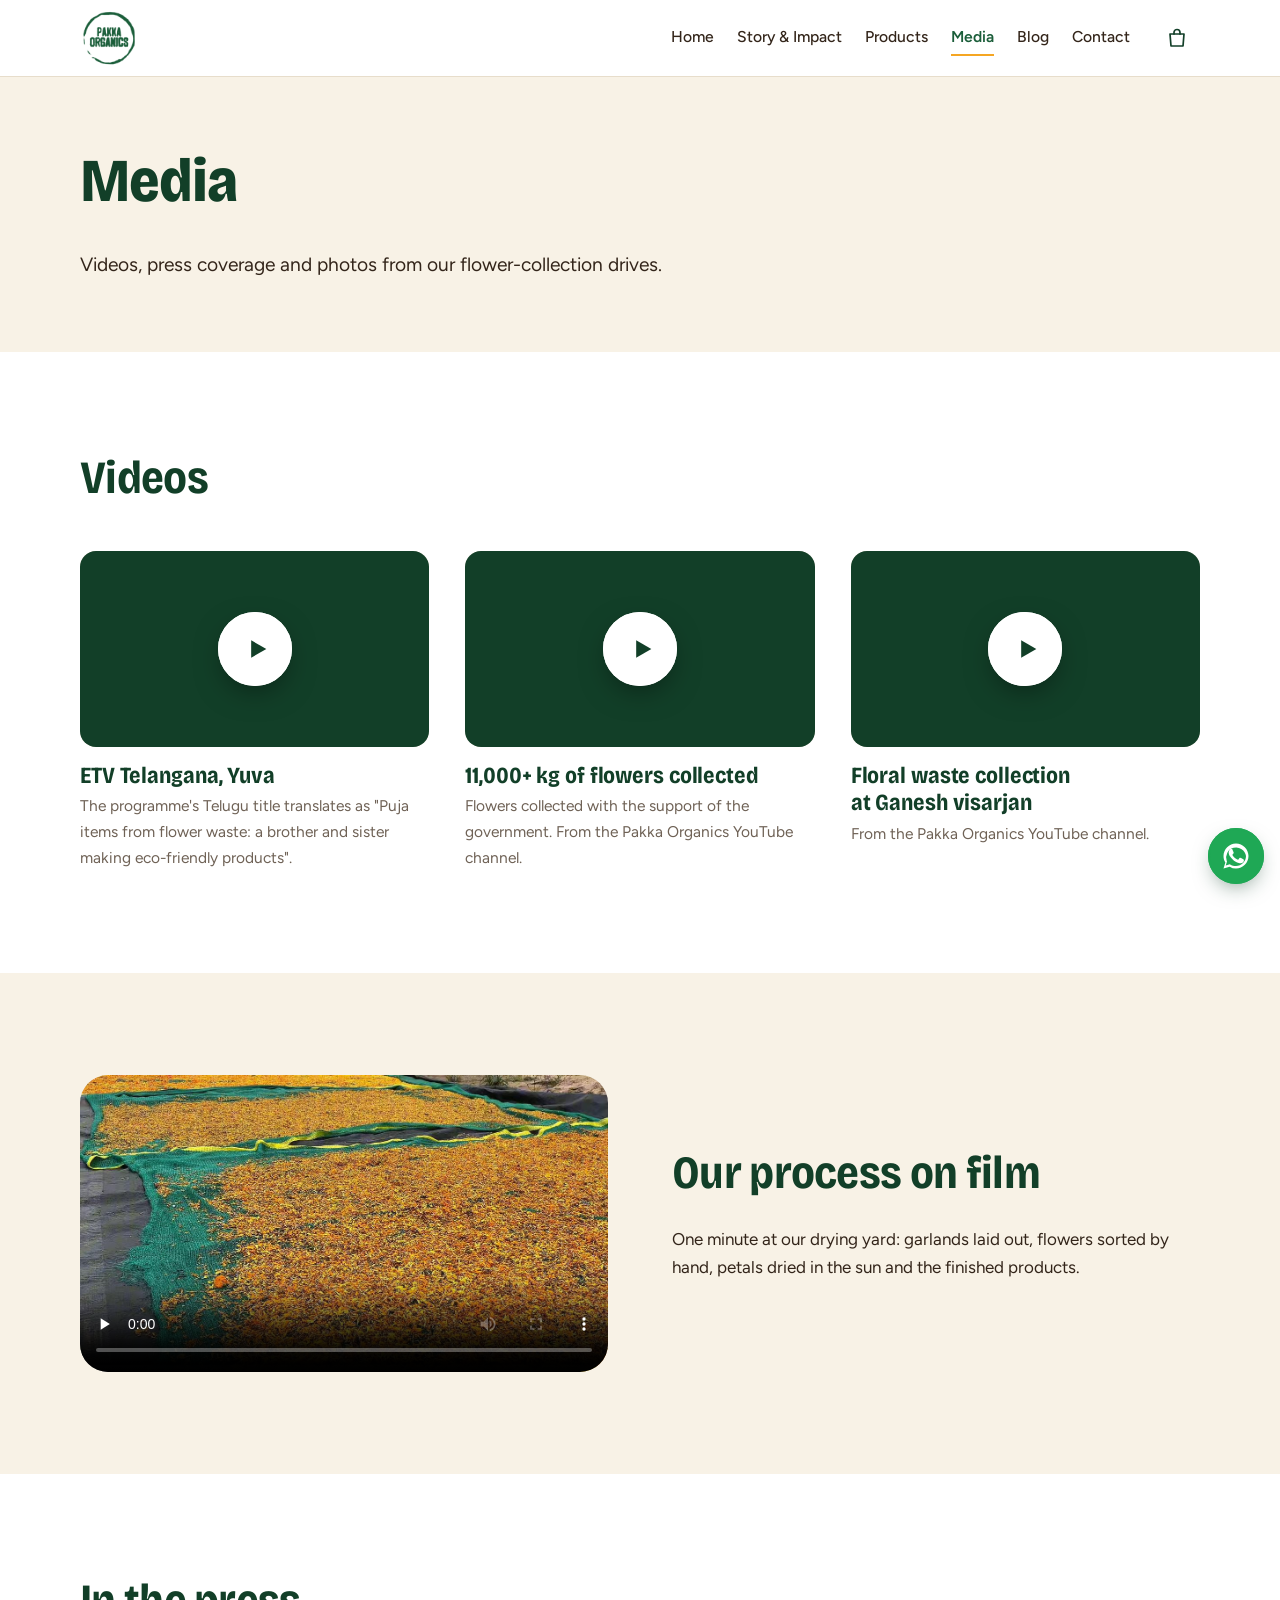
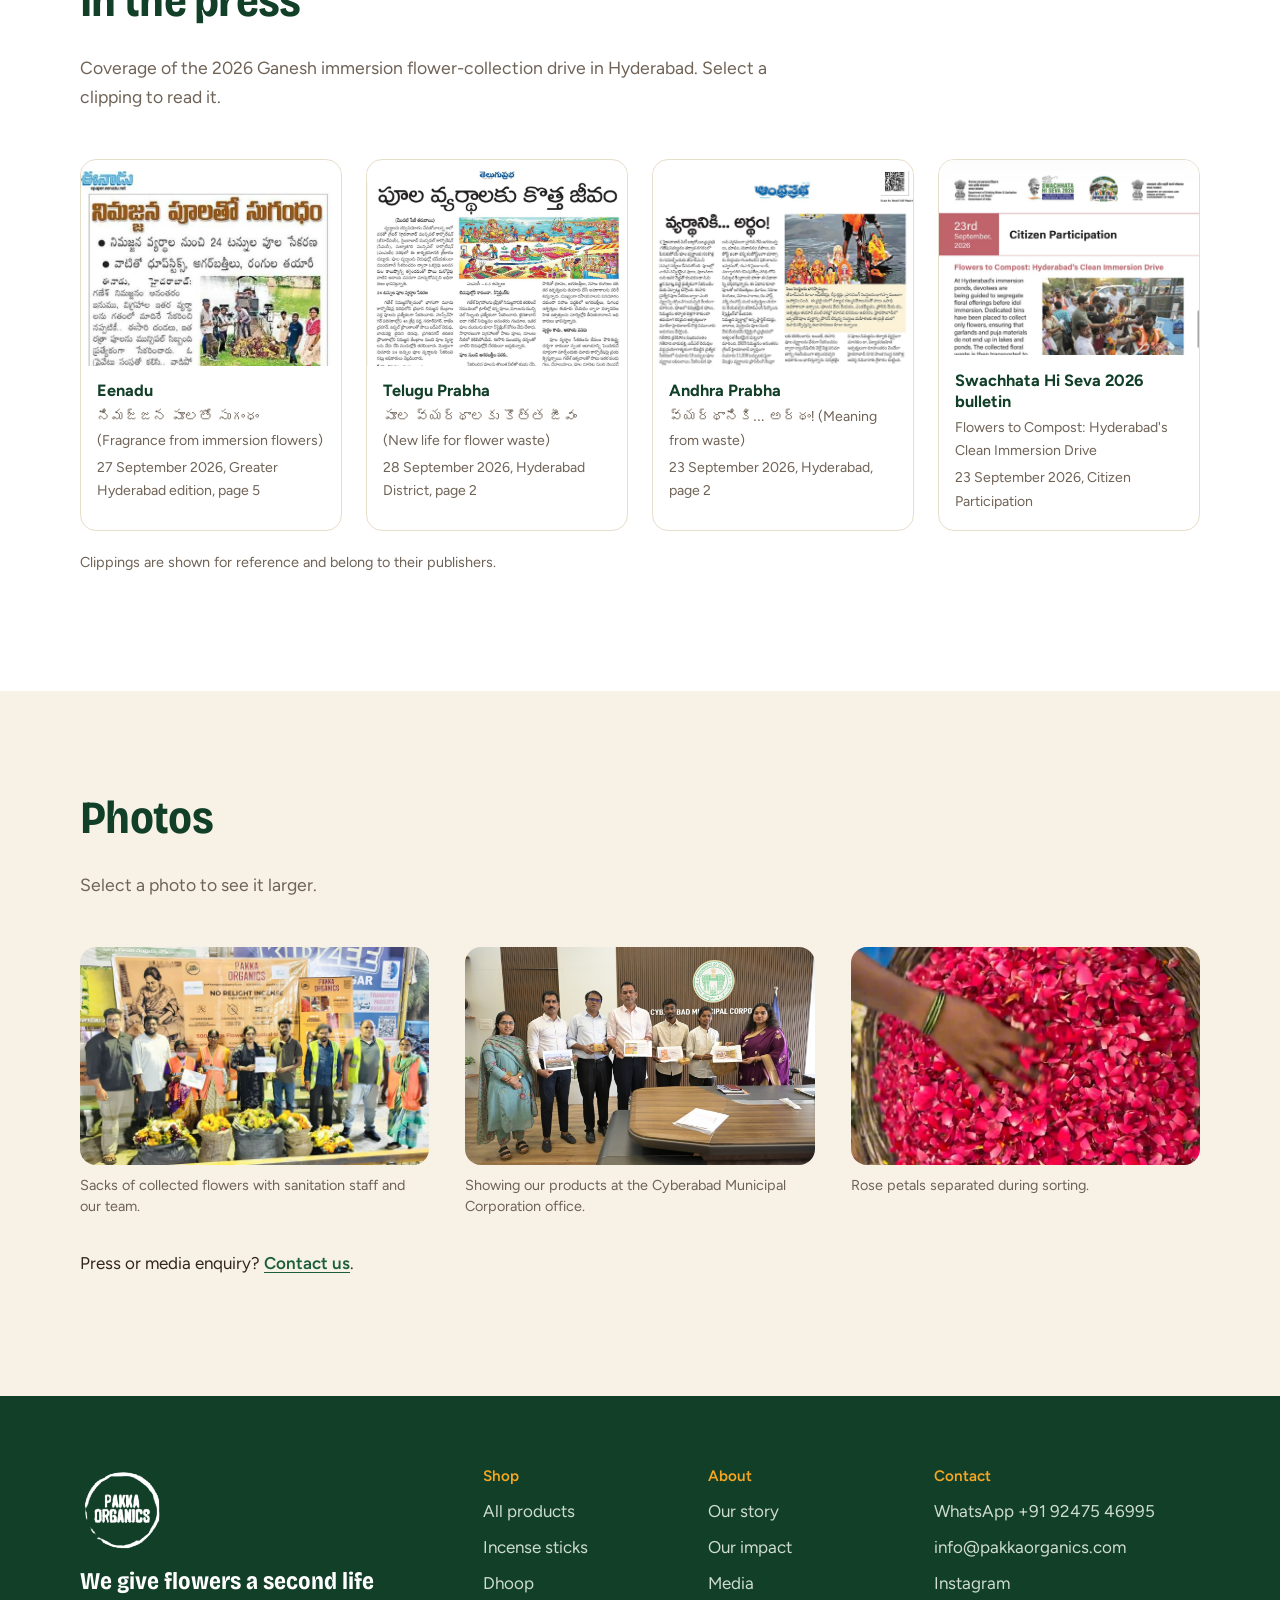
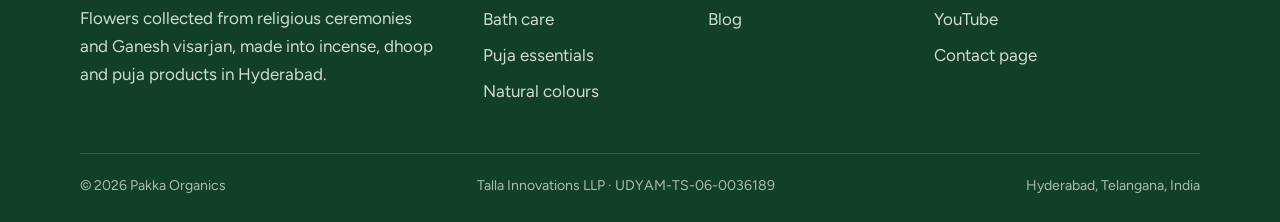
<file: media.html>
<!DOCTYPE html>
<html lang="en">
<head>
<meta charset="utf-8">
<meta name="viewport" content="width=device-width, initial-scale=1">
<title>Media | Pakka Organics videos, press coverage and photos</title>
<meta name="description" content="Watch Pakka Organics on ETV Telangana and YouTube, read newspaper coverage of the 2026 Ganesh immersion flower-collection drive in Hyderabad, and see photos from our drives.">
<link rel="canonical" href="https://avinashreddy-11105.github.io/pakkaorganics/media.html">
<meta property="og:site_name" content="Pakka Organics">
<meta property="og:type" content="website">
<meta property="og:title" content="Media | Pakka Organics videos, press coverage and photos">
<meta property="og:description" content="Watch Pakka Organics on ETV Telangana and YouTube, read newspaper coverage of the 2026 Ganesh immersion flower-collection drive in Hyderabad, and see photos from our drives.">
<meta property="og:url" content="https://avinashreddy-11105.github.io/pakkaorganics/media.html">
<meta property="og:image" content="https://avinashreddy-11105.github.io/pakkaorganics/images/kiosk-team-night.jpg">
<meta name="twitter:card" content="summary_large_image">
<meta name="theme-color" content="#1b5e3a">
<link rel="icon" type="image/png" href="images/favicon.png">
<link rel="apple-touch-icon" href="images/favicon.png">
<link rel="preload" href="fonts/bricolage-grotesque-latin-wdth-normal.woff2" as="font" type="font/woff2" crossorigin>
<link rel="preload" href="fonts/figtree-latin-wght-normal.woff2" as="font" type="font/woff2" crossorigin>
<link rel="stylesheet" href="css/styles.css">
<script>document.documentElement.classList.add('js');setTimeout(function(){if(!window.__pakkaReady)document.documentElement.classList.remove('js')},3000);</script>
</head>
<body>
<a class="skip" href="#main">Skip to content</a>
<div id="header"></div>
<main id="main">
<section class="page-head">
  <div class="wrap">
    <h1>Media</h1>
    <p class="lead">Videos, press coverage and photos from our flower-collection drives.</p>
  </div>
</section>

<section class="section">
  <div class="wrap">
    <div class="section-head"><h2>Videos</h2></div>
    <div class="video-grid video-grid--3">
      
      <div>
        <div class="embed">
          <a class="yt" href="https://www.youtube.com/watch?v=7r6x6DiIxeE" data-src="https://www.youtube.com/embed/7r6x6DiIxeE?si=sG3VRJ8eumCmE_PR" data-title="ETV Telangana, Yuva" aria-label="Play video: ETV Telangana, Yuva">
            <img src="https://i.ytimg.com/vi/7r6x6DiIxeE/hqdefault.jpg" alt="" loading="lazy" width="480" height="360" onerror="this.remove()">
            <span class="play"><svg viewBox="0 0 24 24" fill="currentColor" aria-hidden="true"><path d="M7 4.5v15l13-7.5z"/></svg></span>
          </a>
        </div>
        <h3>ETV Telangana, Yuva</h3>
        <p>The programme's Telugu title translates as "Puja items from flower waste: a brother and sister making eco-friendly products".</p>
      </div>
      <div>
        <div class="embed">
          <a class="yt" href="https://www.youtube.com/watch?v=vP4jtVFCtOM" data-src="https://www.youtube.com/embed/vP4jtVFCtOM?si=GgT_WxJiskT-jyYg" data-title="11,000+ kg of flowers collected" aria-label="Play video: 11,000+ kg of flowers collected">
            <img src="https://i.ytimg.com/vi/vP4jtVFCtOM/hqdefault.jpg" alt="" loading="lazy" width="480" height="360" onerror="this.remove()">
            <span class="play"><svg viewBox="0 0 24 24" fill="currentColor" aria-hidden="true"><path d="M7 4.5v15l13-7.5z"/></svg></span>
          </a>
        </div>
        <h3>11,000+ kg of flowers collected</h3>
        <p>Flowers collected with the support of the government. From the Pakka Organics YouTube channel.</p>
      </div>
      <div>
        <div class="embed">
          <a class="yt" href="https://www.youtube.com/watch?v=D0lws2qMd2U" data-src="https://www.youtube.com/embed/D0lws2qMd2U?si=oTLI6dgJ7mH51Z_q" data-title="Floral waste collection at Ganesh visarjan" aria-label="Play video: Floral waste collection at Ganesh visarjan">
            <img src="https://i.ytimg.com/vi/D0lws2qMd2U/hqdefault.jpg" alt="" loading="lazy" width="480" height="360" onerror="this.remove()">
            <span class="play"><svg viewBox="0 0 24 24" fill="currentColor" aria-hidden="true"><path d="M7 4.5v15l13-7.5z"/></svg></span>
          </a>
        </div>
        <h3>Floral waste collection at Ganesh visarjan</h3>
        <p>From the Pakka Organics YouTube channel.</p>
      </div>
    </div>
  </div>
</section>

<section class="section section--beige">
  <div class="wrap split">
    <figure class="film">
      <video controls playsinline preload="none" poster="images/process-sun-drying.jpg" width="1280" height="720" aria-label="Film: collected flowers being sorted, dried and made into Pakka Organics products">
        <source src="media/pakka-organics-film.mp4" type="video/mp4">
        <a href="media/pakka-organics-film.mp4">Download the film</a>
      </video>
    </figure>
    <div>
      <h2>Our process on film</h2>
      <p>One minute at our drying yard: garlands laid out, flowers sorted by hand, petals dried in the sun and the finished products.</p>
    </div>
  </div>
</section>

<section class="section">
  <div class="wrap">
    <div class="section-head">
      <h2>In the press</h2>
      <p>Coverage of the 2026 Ganesh immersion flower-collection drive in Hyderabad. Select a clipping to read it.</p>
    </div>
    <div class="press-grid">
      
      <button class="press-card" type="button" data-full="images/press/eenadu-2026-09-27.jpg" data-alt="Eenadu, 27 September 2026, Greater Hyderabad edition, page 5: Fragrance from immersion flowers">
        <img src="images/press/eenadu-2026-09-27.jpg" alt="Eenadu, 27 September 2026, Greater Hyderabad edition, page 5: Fragrance from immersion flowers" loading="lazy" width="600" height="450">
        <span class="press-body">
          <strong>Eenadu</strong>
          <span class="press-meta"><span lang="te">నిమజ్జన పూలతో సుగంధం</span> (Fragrance from immersion flowers)</span>
          <span class="press-meta">27 September 2026, Greater Hyderabad edition, page 5</span>
        </span>
      </button>
      <button class="press-card" type="button" data-full="images/press/telugu-prabha-2026-09-28.jpg" data-alt="Telugu Prabha, 28 September 2026, Hyderabad District, page 2: New life for flower waste">
        <img src="images/press/telugu-prabha-2026-09-28.jpg" alt="Telugu Prabha, 28 September 2026, Hyderabad District, page 2: New life for flower waste" loading="lazy" width="600" height="450">
        <span class="press-body">
          <strong>Telugu Prabha</strong>
          <span class="press-meta"><span lang="te">పూల వ్యర్థాలకు కొత్త జీవం</span> (New life for flower waste)</span>
          <span class="press-meta">28 September 2026, Hyderabad District, page 2</span>
        </span>
      </button>
      <button class="press-card" type="button" data-full="images/press/andhra-prabha-2026-09-23.jpg" data-alt="Andhra Prabha, 23 September 2026, Hyderabad, page 2: Meaning from waste">
        <img src="images/press/andhra-prabha-2026-09-23.jpg" alt="Andhra Prabha, 23 September 2026, Hyderabad, page 2: Meaning from waste" loading="lazy" width="600" height="450">
        <span class="press-body">
          <strong>Andhra Prabha</strong>
          <span class="press-meta"><span lang="te">వ్యర్థానికి... అర్థం!</span> (Meaning from waste)</span>
          <span class="press-meta">23 September 2026, Hyderabad, page 2</span>
        </span>
      </button>
      <button class="press-card" type="button" data-full="images/press/swachhata-hi-seva-2026-09-23.jpg" data-alt="Swachhata Hi Seva 2026 bulletin, 23 September 2026, Citizen Participation: Flowers to Compost: Hyderabad&#x27;s Clean Immersion Drive">
        <img src="images/press/swachhata-hi-seva-2026-09-23.jpg" alt="Swachhata Hi Seva 2026 bulletin, 23 September 2026, Citizen Participation: Flowers to Compost: Hyderabad&#x27;s Clean Immersion Drive" loading="lazy" width="600" height="450">
        <span class="press-body">
          <strong>Swachhata Hi Seva 2026 bulletin</strong>
          <span class="press-meta">Flowers to Compost: Hyderabad's Clean Immersion Drive</span>
          <span class="press-meta">23 September 2026, Citizen Participation</span>
        </span>
      </button>
    </div>
    <p class="small muted" style="margin-top:1.25rem">Clippings are shown for reference and belong to their publishers.</p>
  </div>
</section>

<section class="section section--beige">
  <div class="wrap">
    <div class="section-head"><h2>Photos</h2><p>Select a photo to see it larger.</p></div>
    <div class="photo-grid photo-grid--3">
      <figure>
        <button class="photo zoom" type="button" data-full="images/collection-team-banner.jpg" data-alt="Sacks of collected flowers in front of the Pakka Organics banner with the collection team"><img src="images/collection-team-banner.jpg" alt="Sacks of collected flowers in front of the Pakka Organics banner with the collection team" width="1600" height="900" loading="lazy"></button>
        <figcaption>Sacks of collected flowers with sanitation staff and our team.</figcaption>
      </figure>
      <figure>
        <button class="photo zoom" type="button" data-full="images/cmc-office-meeting.jpg" data-alt="Pakka Organics team members showing products at the Cyberabad Municipal Corporation office"><img src="images/cmc-office-meeting.jpg" alt="Pakka Organics team members showing products at the Cyberabad Municipal Corporation office" width="1600" height="1066" loading="lazy"></button>
        <figcaption>Showing our products at the Cyberabad Municipal Corporation office.</figcaption>
      </figure>
      <figure>
        <button class="photo zoom" type="button" data-full="images/process-rose-petals.jpg" data-alt="A basket of rose petals separated during sorting"><img src="images/process-rose-petals.jpg" alt="A basket of rose petals separated during sorting" width="1200" height="675" loading="lazy"></button>
        <figcaption>Rose petals separated during sorting.</figcaption>
      </figure>
    </div>
    <p style="margin-top:2rem">Press or media enquiry? <a class="text-link" href="contact.html">Contact us</a>.</p>
  </div>
</section>
</main>
<div id="footer"></div>
<script src="js/config.js"></script>
<script src="js/main.js"></script>
</body>
</html>
</file>
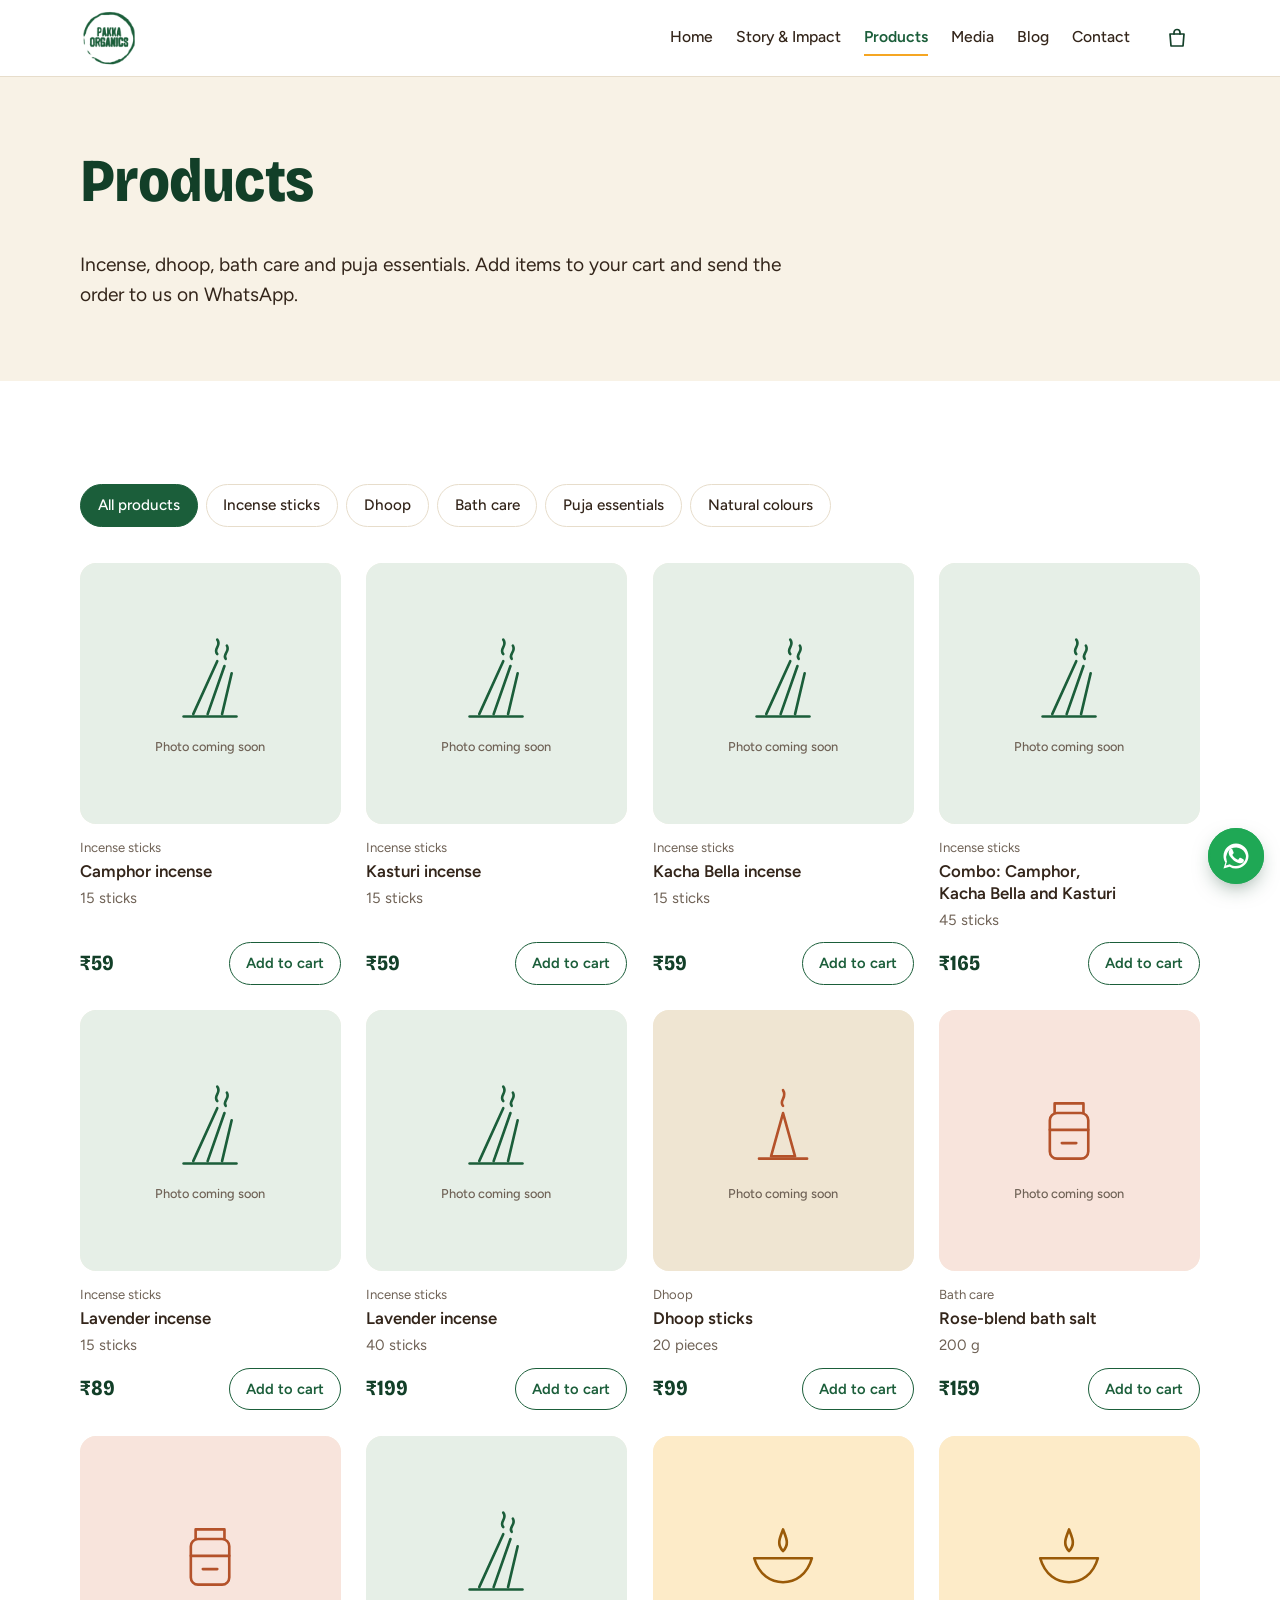
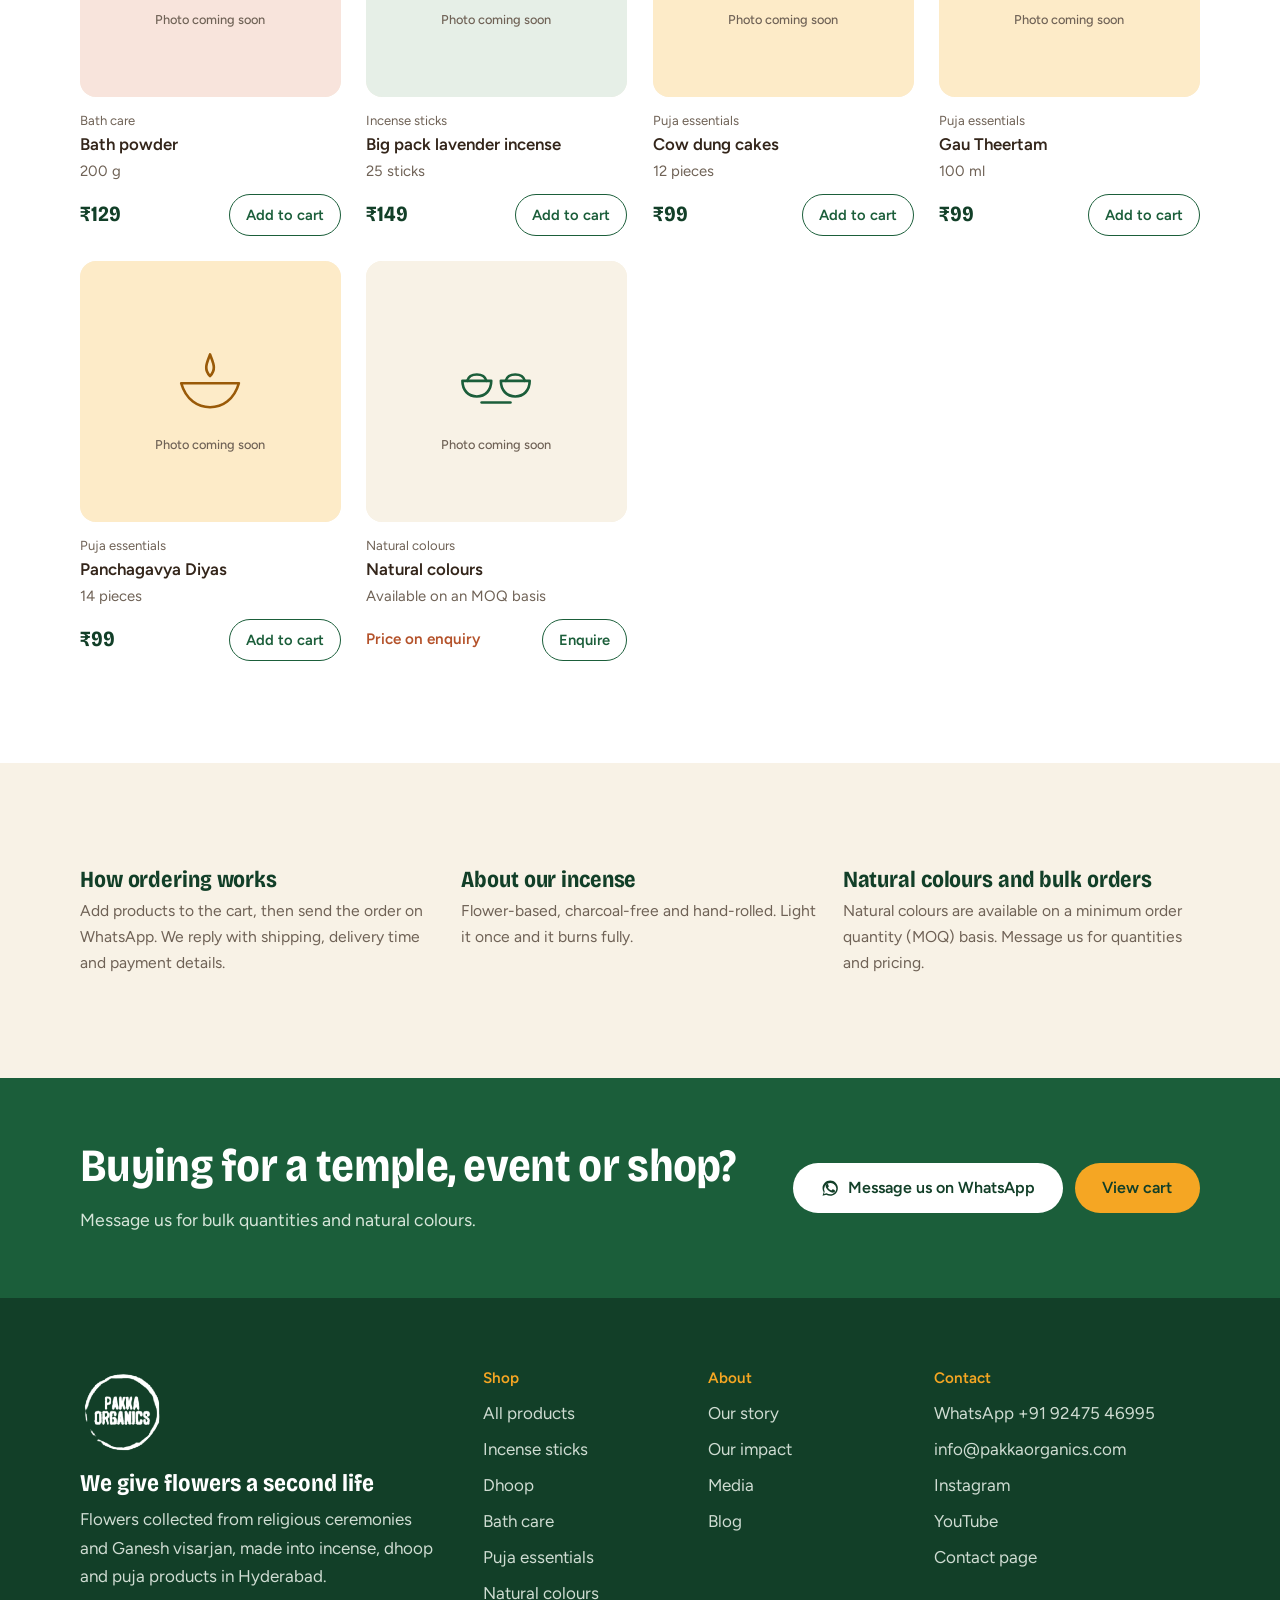
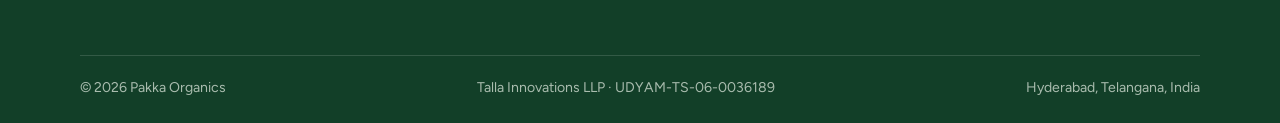
<file: products.html>
<!DOCTYPE html>
<html lang="en">
<head>
<meta charset="utf-8">
<meta name="viewport" content="width=device-width, initial-scale=1">
<title>Products | Pakka Organics incense, dhoop and puja essentials</title>
<meta name="description" content="Shop Pakka Organics: camphor, kasturi, kacha bella and lavender incense, dhoop sticks, bath care, panchagavya diyas and more. Order on WhatsApp.">
<link rel="canonical" href="https://avinashreddy-11105.github.io/pakkaorganics/products.html">
<meta property="og:site_name" content="Pakka Organics">
<meta property="og:type" content="website">
<meta property="og:title" content="Products | Pakka Organics incense, dhoop and puja essentials">
<meta property="og:description" content="Shop Pakka Organics: camphor, kasturi, kacha bella and lavender incense, dhoop sticks, bath care, panchagavya diyas and more. Order on WhatsApp.">
<meta property="og:url" content="https://avinashreddy-11105.github.io/pakkaorganics/products.html">
<meta property="og:image" content="https://avinashreddy-11105.github.io/pakkaorganics/images/products-display.jpg">
<meta name="twitter:card" content="summary_large_image">
<meta name="theme-color" content="#1b5e3a">
<link rel="icon" type="image/png" href="images/favicon.png">
<link rel="apple-touch-icon" href="images/favicon.png">
<link rel="preload" href="fonts/bricolage-grotesque-latin-wdth-normal.woff2" as="font" type="font/woff2" crossorigin>
<link rel="preload" href="fonts/figtree-latin-wght-normal.woff2" as="font" type="font/woff2" crossorigin>
<link rel="stylesheet" href="css/styles.css">
<script>document.documentElement.classList.add('js');setTimeout(function(){if(!window.__pakkaReady)document.documentElement.classList.remove('js')},3000);</script>
</head>
<body>
<a class="skip" href="#main">Skip to content</a>
<div id="header"></div>
<main id="main">
<section class="page-head">
  <div class="wrap">
    <h1>Products</h1>
    <p class="lead">Incense, dhoop, bath care and puja essentials. Add items to your cart and send the order to us on WhatsApp.</p>
  </div>
</section>

<section class="section">
  <div class="wrap">
    <div class="filters" data-filters aria-label="Filter products by category"></div>
    <div class="product-grid" data-products="all"></div>
    <noscript><p>Please turn on JavaScript to see the product list, or message us on WhatsApp to order.</p></noscript>
  </div>
</section>

<section class="section section--beige">
  <div class="wrap notes">
    <div><h3>How ordering works</h3><p>Add products to the cart, then send the order on WhatsApp. We reply with shipping, delivery time and payment details.</p></div>
    <div><h3>About our incense</h3><p>Flower-based, charcoal-free and hand-rolled. Light it once and it burns fully.</p></div>
    <div><h3>Natural colours and bulk orders</h3><p>Natural colours are available on a minimum order quantity (MOQ) basis. Message us for quantities and pricing.</p></div>
  </div>
</section>

<section class="section section--tight cta">
  <div class="wrap cta-inner">
    <div>
      <h2>Buying for a temple, event or shop?</h2>
      <p>Message us for bulk quantities and natural colours.</p>
    </div>
    <div class="btn-row">
      <a class="btn btn--light" data-wa="Hello Pakka Organics, I would like to place an order." href="contact.html"><svg viewBox="0 0 24 24" fill="currentColor" aria-hidden="true"><path d="M17.5 14.4c-.3-.15-1.75-.87-2-.97-.27-.1-.47-.15-.66.15-.2.3-.76.97-.93 1.16-.17.2-.34.22-.63.08-.3-.15-1.25-.46-2.38-1.47-.88-.78-1.47-1.75-1.64-2.05-.17-.3-.02-.46.13-.6.13-.14.3-.35.44-.52.15-.17.2-.3.3-.5.1-.2.05-.37-.02-.52-.08-.15-.66-1.6-.9-2.18-.24-.58-.48-.5-.66-.5h-.57c-.2 0-.52.08-.8.37-.28.3-1.05 1.03-1.05 2.5s1.08 2.9 1.23 3.1c.15.2 2.12 3.24 5.14 4.55.72.3 1.28.5 1.72.63.72.23 1.38.2 1.9.12.58-.08 1.75-.72 2-1.4.25-.7.25-1.28.17-1.4-.07-.13-.27-.2-.57-.35z"/><path d="M12 2C6.5 2 2 6.5 2 12c0 1.9.5 3.7 1.5 5.2L2 22l4.9-1.5A9.9 9.9 0 0012 22c5.5 0 10-4.5 10-10S17.5 2 12 2zm0 18c-1.7 0-3.3-.5-4.7-1.3l-.3-.2-3.2 1 1-3.2-.2-.3A8 8 0 1120 12c0 4.4-3.6 8-8 8z"/></svg> Message us on WhatsApp</a>
      <a class="btn btn--saffron" href="cart.html">View cart</a>
    </div>
  </div>
</section>
</main>
<div id="footer"></div>
<script src="js/config.js"></script>
<script src="js/main.js"></script>
</body>
</html>
</file>
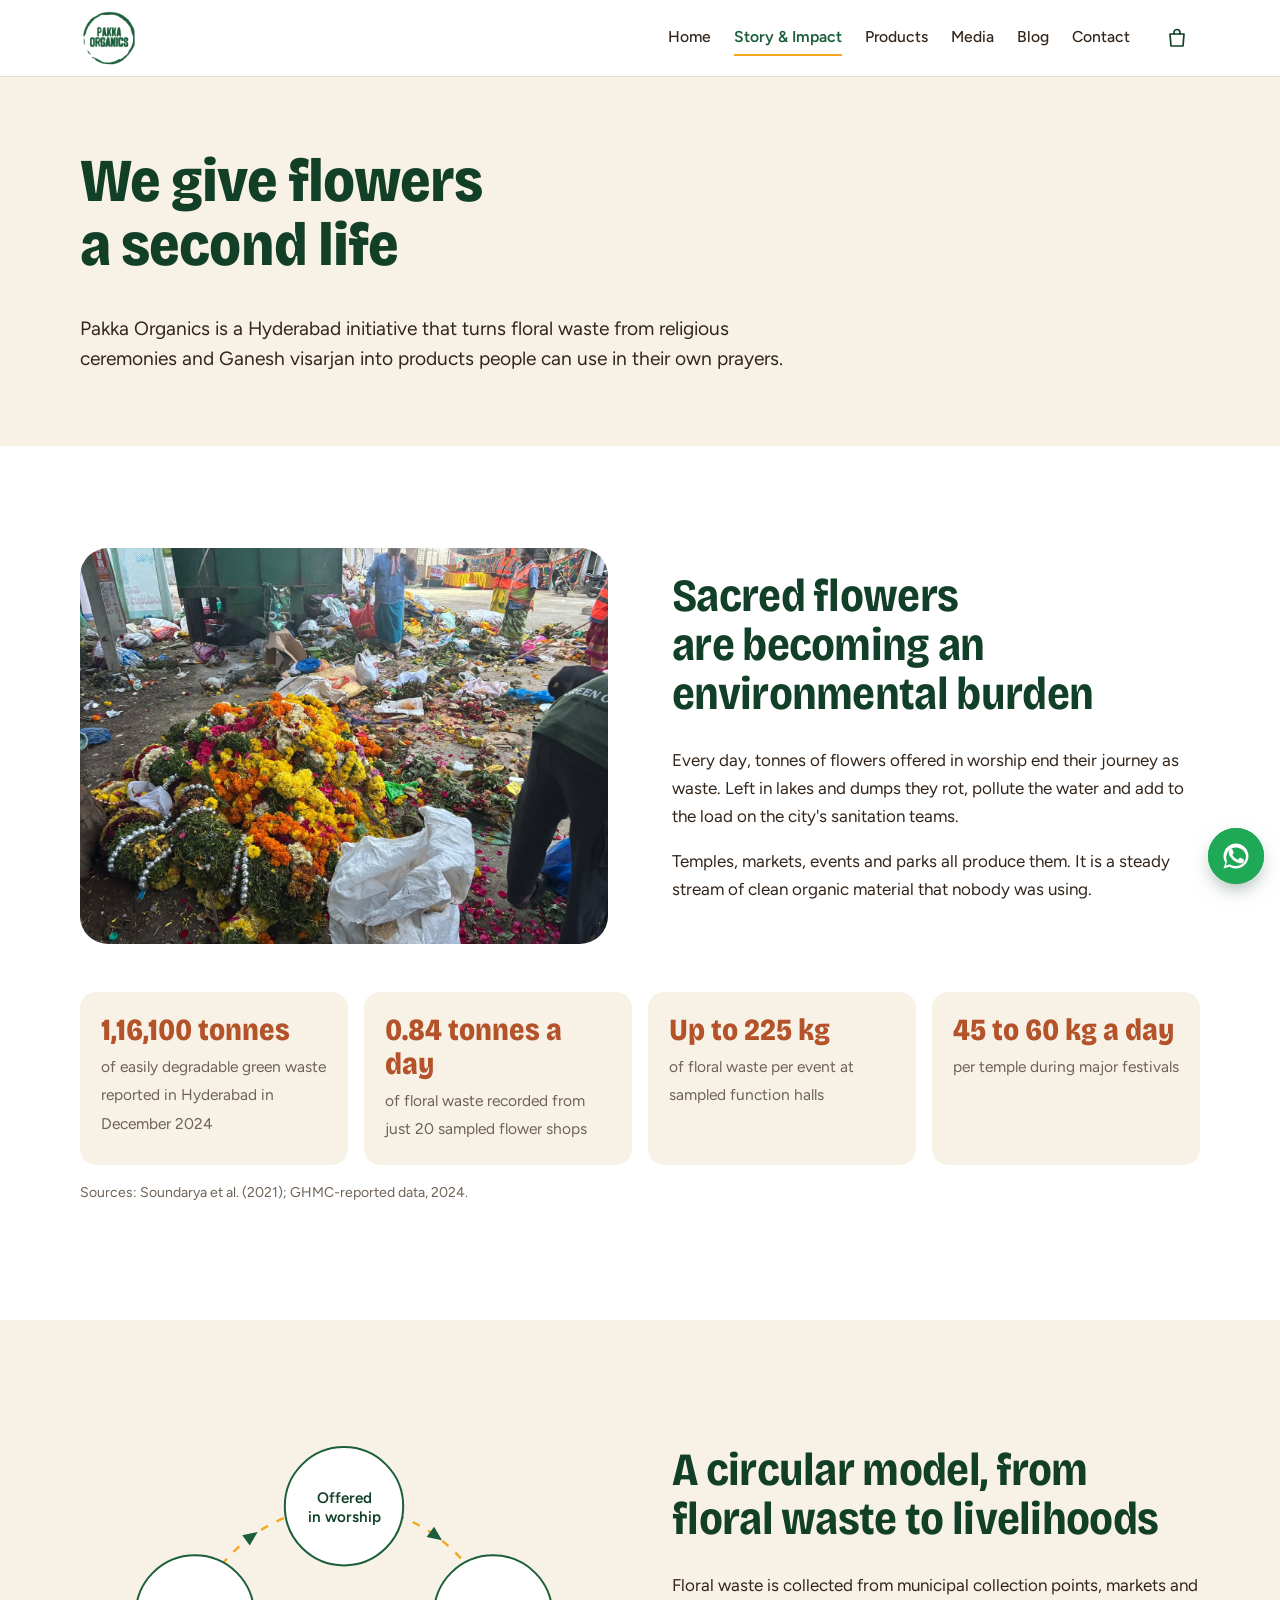
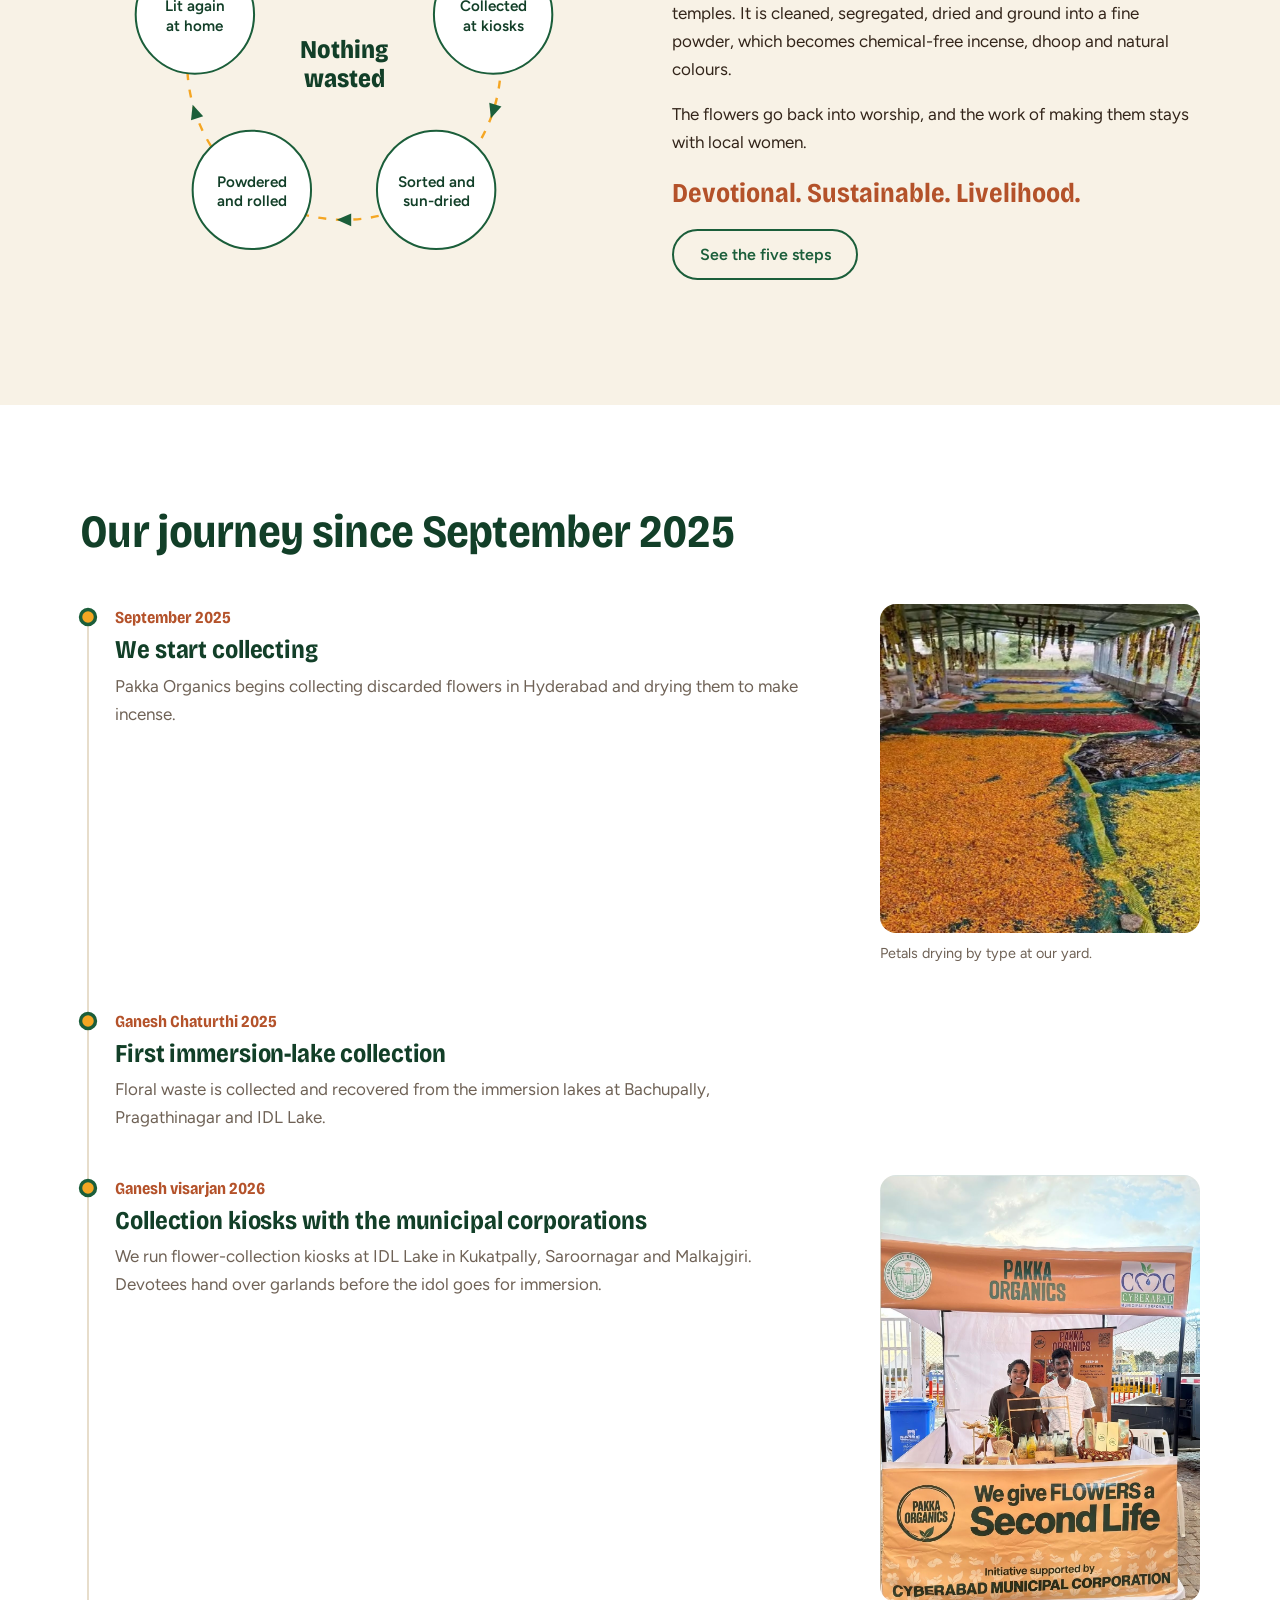
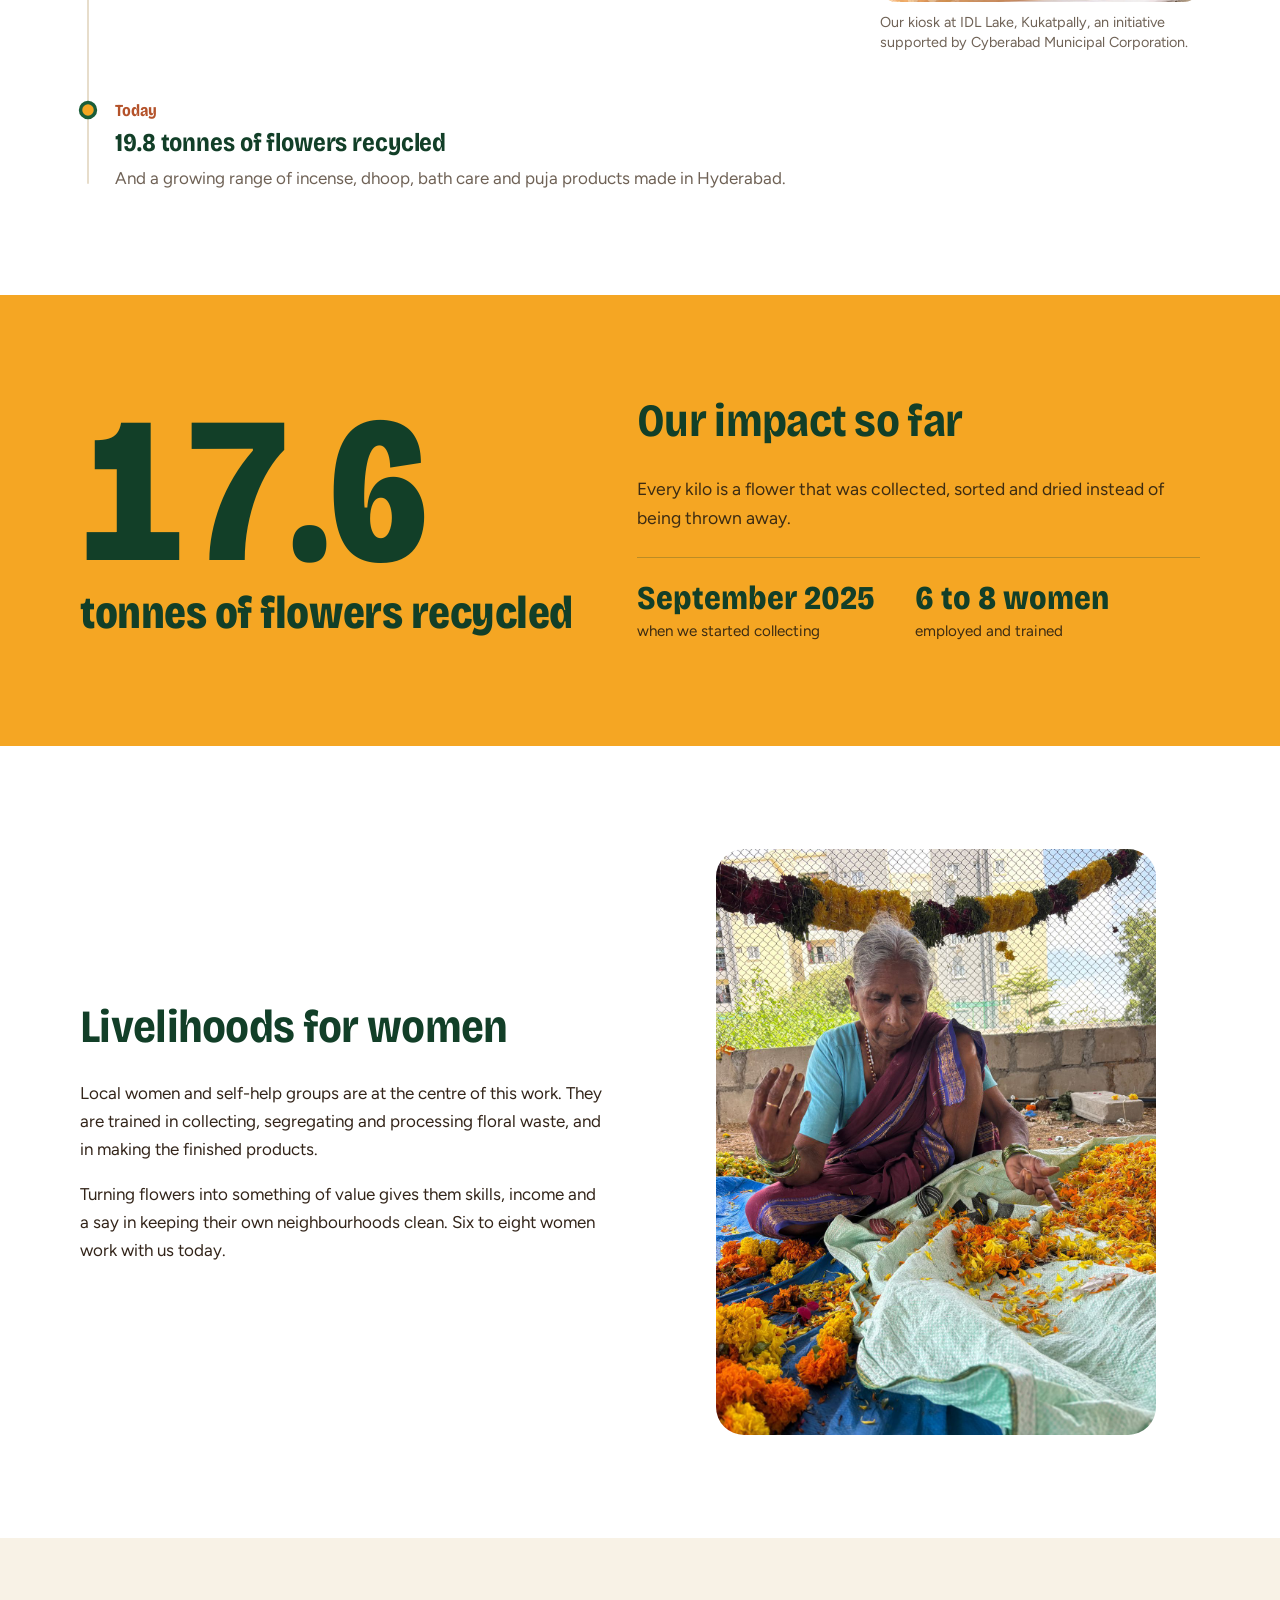
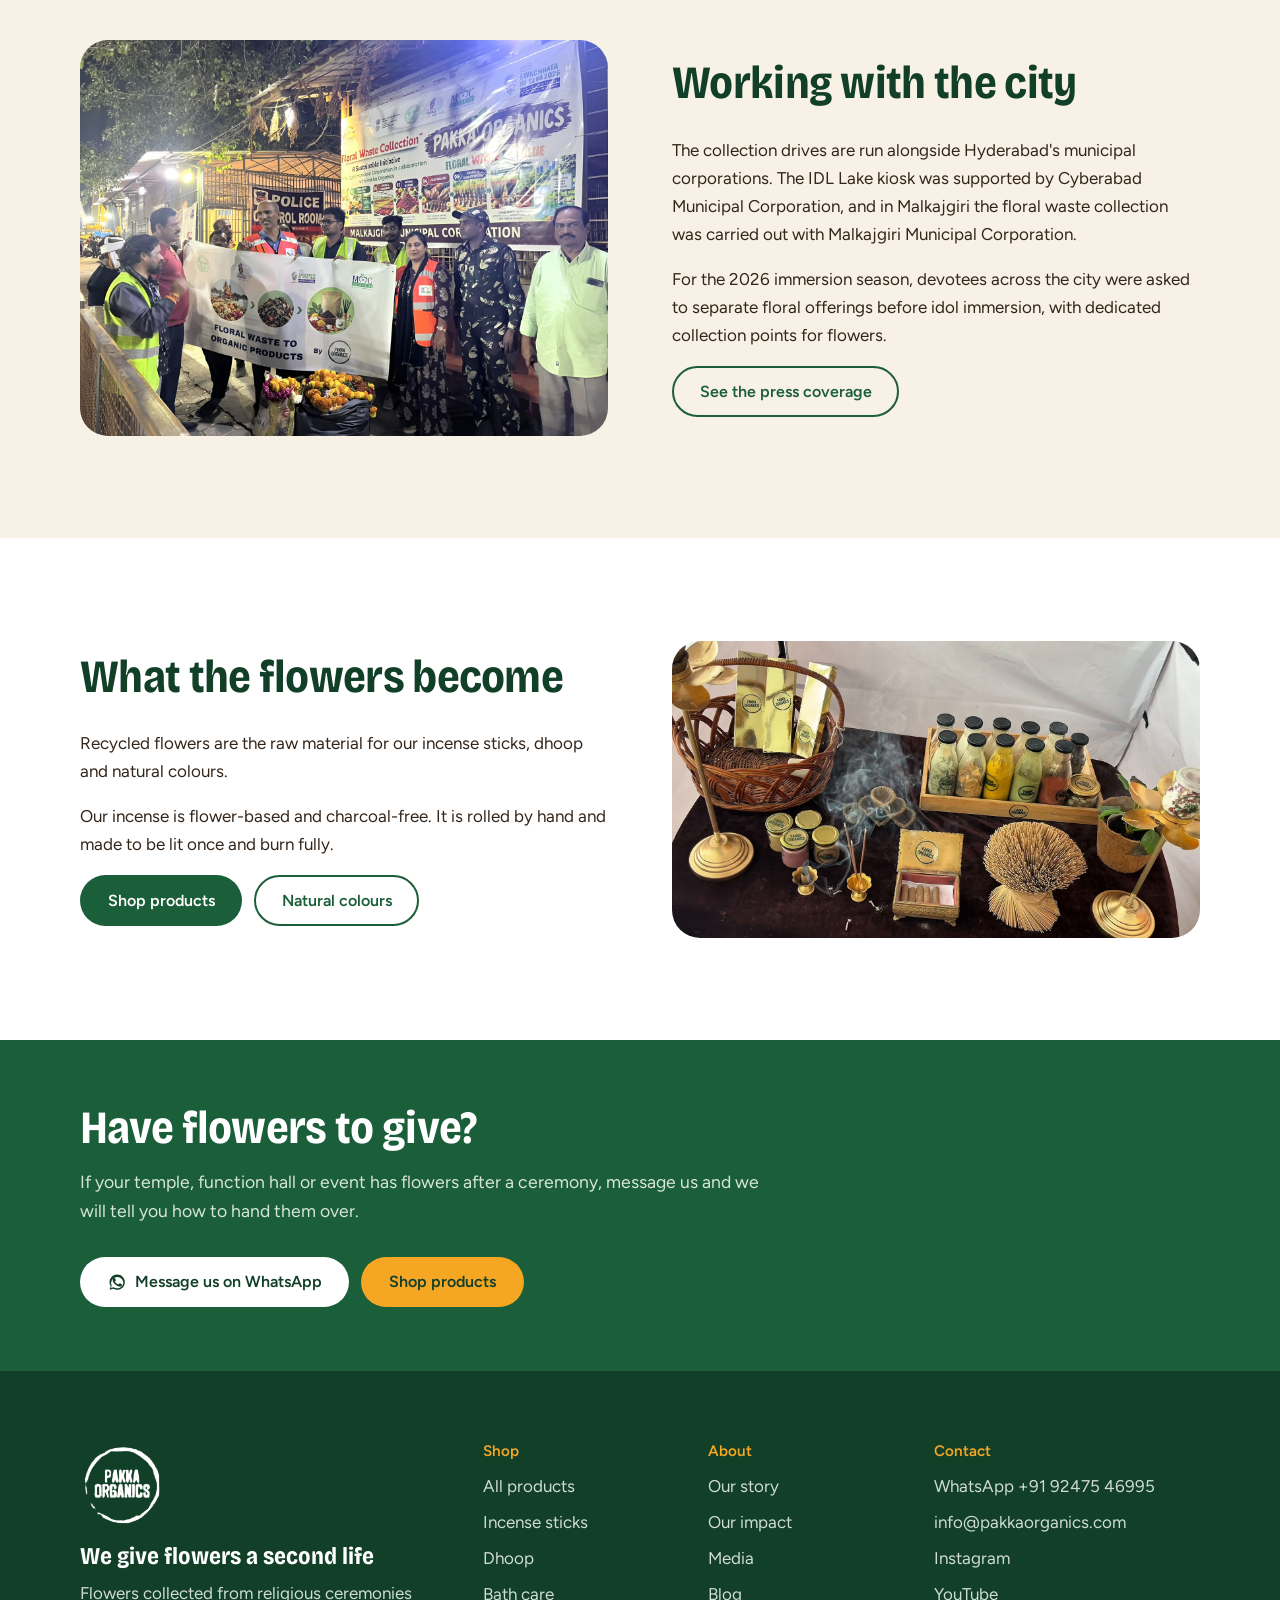
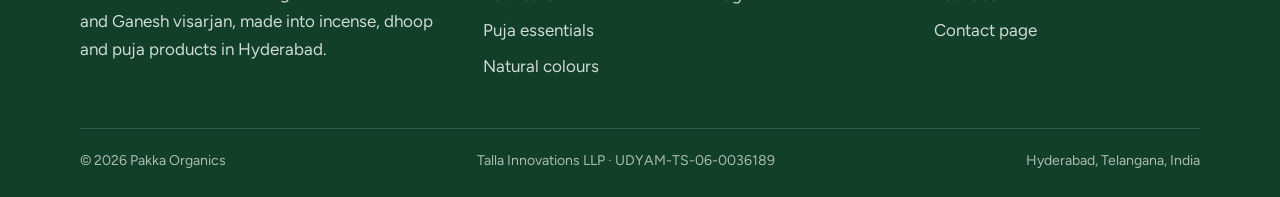
<file: story.html>
<!DOCTYPE html>
<html lang="en">
<head>
<meta charset="utf-8">
<meta name="viewport" content="width=device-width, initial-scale=1">
<title>Our Story and Impact | Pakka Organics</title>
<meta name="description" content="How Pakka Organics turns Hyderabad&#x27;s floral waste into incense, dhoop and natural colours: 19.8 tonnes of flowers recycled since September 2025, with livelihoods for local women.">
<link rel="canonical" href="https://avinashreddy-11105.github.io/pakkaorganics/story.html">
<meta property="og:site_name" content="Pakka Organics">
<meta property="og:type" content="website">
<meta property="og:title" content="Our Story and Impact | Pakka Organics">
<meta property="og:description" content="How Pakka Organics turns Hyderabad&#x27;s floral waste into incense, dhoop and natural colours: 19.8 tonnes of flowers recycled since September 2025, with livelihoods for local women.">
<meta property="og:url" content="https://avinashreddy-11105.github.io/pakkaorganics/story.html">
<meta property="og:image" content="https://avinashreddy-11105.github.io/pakkaorganics/images/kiosk-team-night.jpg">
<meta name="twitter:card" content="summary_large_image">
<meta name="theme-color" content="#1b5e3a">
<link rel="icon" type="image/png" href="images/favicon.png">
<link rel="apple-touch-icon" href="images/favicon.png">
<link rel="preload" href="fonts/bricolage-grotesque-latin-wdth-normal.woff2" as="font" type="font/woff2" crossorigin>
<link rel="preload" href="fonts/figtree-latin-wght-normal.woff2" as="font" type="font/woff2" crossorigin>
<link rel="stylesheet" href="css/styles.css">
<script>document.documentElement.classList.add('js');setTimeout(function(){if(!window.__pakkaReady)document.documentElement.classList.remove('js')},3000);</script>
</head>
<body>
<a class="skip" href="#main">Skip to content</a>
<div id="header"></div>
<main id="main">
<section class="page-head">
  <div class="wrap">
    <h1>We give flowers a second life</h1>
    <p class="lead">Pakka Organics is a Hyderabad initiative that turns floral waste from religious ceremonies and Ganesh visarjan into products people can use in their own prayers.</p>
  </div>
</section>

<section class="section" id="problem">
  <div class="wrap">
    <div class="split">
      <figure class="zoom">
        <img src="images/flower-waste-at-immersion-point.jpg" alt="A heap of discarded garlands and flowers mixed with litter at a collection point" width="1400" height="1050">
      </figure>
      <div>
        <h2>Sacred flowers are becoming an environmental burden</h2>
        <p>Every day, tonnes of flowers offered in worship end their journey as waste. Left in lakes and dumps they rot, pollute the water and add to the load on the city's sanitation teams.</p>
        <p>Temples, markets, events and parks all produce them. It is a steady stream of clean organic material that nobody was using.</p>
      </div>
    </div>
    <div class="facts">
      <div class="fact"><strong>1,16,100 tonnes</strong><span>of easily degradable green waste reported in Hyderabad in December 2024</span></div>
      <div class="fact"><strong>0.84 tonnes a day</strong><span>of floral waste recorded from just 20 sampled flower shops</span></div>
      <div class="fact"><strong>Up to 225 kg</strong><span>of floral waste per event at sampled function halls</span></div>
      <div class="fact"><strong>45 to 60 kg a day</strong><span>per temple during major festivals</span></div>
    </div>
    <p class="source">Sources: Soundarya et al. (2021); GHMC-reported data, 2024.</p>
  </div>
</section>

<section class="section section--beige" id="model">
  <div class="wrap split">
    <div class="loop"><svg viewBox="0 0 600 600" role="img" aria-label="Circular model: flowers are offered in worship, collected at kiosks, sorted and sun-dried, powdered and rolled into incense, then lit again at home."><circle class="ring" cx="300" cy="300" r="196"/><path class="arrow" d="M-9 -8 L9 0 L-9 8 Z" transform="translate(415.2 141.4) rotate(36.0)"/><path class="arrow" d="M-9 -8 L9 0 L-9 8 Z" transform="translate(486.4 360.6) rotate(108.0)"/><path class="arrow" d="M-9 -8 L9 0 L-9 8 Z" transform="translate(300.0 496.0) rotate(180.0)"/><path class="arrow" d="M-9 -8 L9 0 L-9 8 Z" transform="translate(113.6 360.6) rotate(252.0)"/><path class="arrow" d="M-9 -8 L9 0 L-9 8 Z" transform="translate(184.8 141.4) rotate(324.0)"/><g class="node" style="--n:0"><circle cx="300.0" cy="104.0" r="74"/><text x="300.0" y="100.0">Offered</text><text x="300.0" y="124.0">in worship</text></g><g class="node" style="--n:1"><circle cx="486.4" cy="239.4" r="74"/><text x="486.4" y="235.4">Collected</text><text x="486.4" y="259.4">at kiosks</text></g><g class="node" style="--n:2"><circle cx="415.2" cy="458.6" r="74"/><text x="415.2" y="454.6">Sorted and</text><text x="415.2" y="478.6">sun-dried</text></g><g class="node" style="--n:3"><circle cx="184.8" cy="458.6" r="74"/><text x="184.8" y="454.6">Powdered</text><text x="184.8" y="478.6">and rolled</text></g><g class="node" style="--n:4"><circle cx="113.6" cy="239.4" r="74"/><text x="113.6" y="235.4">Lit again</text><text x="113.6" y="259.4">at home</text></g><text class="core" x="300" y="294">Nothing</text><text class="core" x="300" y="330">wasted</text></svg></div>
    <div>
      <h2>A circular model, from floral waste to livelihoods</h2>
      <p>Floral waste is collected from municipal collection points, markets and temples. It is cleaned, segregated, dried and ground into a fine powder, which becomes chemical-free incense, dhoop and natural colours.</p>
      <p>The flowers go back into worship, and the work of making them stays with local women.</p>
      <p class="motto">Devotional. Sustainable. Livelihood.</p>
      <a class="btn btn--outline" href="index.html#how-h">See the five steps</a>
    </div>
  </div>
</section>

<section class="section" id="journey">
  <div class="wrap">
    <div class="section-head">
      <h2>Our journey since September 2025</h2>
    </div>
    <ol class="timeline">
      <li class="timeline-item">
        <div class="t-text"><div class="t-when">September 2025</div>
        <h3>We start collecting</h3>
        <p>Pakka Organics begins collecting discarded flowers in Hyderabad and drying them to make incense.</p>
        </div>
        <figure>
          <img src="images/drying-yard.jpg" alt="Marigold, rose and other petals drying on nets under a covered yard" width="900" height="925" loading="lazy">
          <figcaption>Petals drying by type at our yard.</figcaption>
        </figure>
      </li>
      <li class="timeline-item">
        <div class="t-text"><div class="t-when">Ganesh Chaturthi 2025</div>
        <h3>First immersion-lake collection</h3>
        <p>Floral waste is collected and recovered from the immersion lakes at Bachupally, Pragathinagar and IDL Lake.</p>
        </div>
      </li>
      <li class="timeline-item">
        <div class="t-text"><div class="t-when">Ganesh visarjan 2026</div>
        <h3>Collection kiosks with the municipal corporations</h3>
        <p>We run flower-collection kiosks at IDL Lake in Kukatpally, Saroornagar and Malkajgiri. Devotees hand over garlands before the idol goes for immersion.</p>
        </div>
        <figure>
          <img src="images/kiosk-idl-lake.jpg" alt="The Pakka Organics collection kiosk at IDL Lake, Kukatpally, with the banner &quot;We give flowers a second life&quot;" width="1200" height="1601" loading="lazy">
          <figcaption>Our kiosk at IDL Lake, Kukatpally, an initiative supported by Cyberabad Municipal Corporation.</figcaption>
        </figure>
      </li>
      <li class="timeline-item">
        <div class="t-text"><div class="t-when">Today</div>
        <h3>19.8 tonnes of flowers recycled</h3>
        <p>And a growing range of incense, dhoop, bath care and puja products made in Hyderabad.</p>
        </div>
      </li>
    </ol>
  </div>
</section>

<section class="section impact" id="impact">
  <div class="wrap impact-grid">
    <p class="impact-figure"><span class="num" data-impact>19.8</span><span class="unit">tonnes of flowers recycled</span></p>
    <div>
      <h2>Our impact so far</h2>
      <p>Every kilo is a flower that was collected, sorted and dried instead of being thrown away.</p>
      <ul class="stats">
        <li class="stat"><strong>September 2025</strong><span>when we started collecting</span></li>
        <li class="stat"><strong>6 to 8 women</strong><span>employed and trained</span></li>
      </ul>
    </div>
  </div>
</section>

<section class="section" id="livelihood">
  <div class="wrap split split--flip">
    <figure class="portrait zoom">
      <img src="images/sorting-flowers-by-hand.jpg" alt="A woman sorting marigold flowers by hand at an immersion site" width="1200" height="1600" loading="lazy">
    </figure>
    <div>
      <h2>Livelihoods for women</h2>
      <p>Local women and self-help groups are at the centre of this work. They are trained in collecting, segregating and processing floral waste, and in making the finished products.</p>
      <p>Turning flowers into something of value gives them skills, income and a say in keeping their own neighbourhoods clean. Six to eight women work with us today.</p>
    </div>
  </div>
</section>

<section class="section section--beige" id="city">
  <div class="wrap split">
    <figure class="zoom">
      <img src="images/malkajgiri-floral-waste-collection.jpg" alt="Floral waste collection banner and team at Malkajgiri" width="1600" height="1200" loading="lazy">
    </figure>
    <div>
      <h2>Working with the city</h2>
      <p>The collection drives are run alongside Hyderabad's municipal corporations. The IDL Lake kiosk was supported by Cyberabad Municipal Corporation, and in Malkajgiri the floral waste collection was carried out with Malkajgiri Municipal Corporation.</p>
      <p>For the 2026 immersion season, devotees across the city were asked to separate floral offerings before idol immersion, with dedicated collection points for flowers.</p>
      <a class="btn btn--outline" href="media.html">See the press coverage</a>
    </div>
  </div>
</section>

<section class="section" id="products">
  <div class="wrap split split--flip">
    <figure class="zoom">
      <img src="images/products-display.jpg" alt="Pakka Organics incense, dhoop and natural colours on display" width="1600" height="900" loading="lazy">
    </figure>
    <div>
      <h2>What the flowers become</h2>
      <p>Recycled flowers are the raw material for our incense sticks, dhoop and natural colours.</p>
      <p>Our incense is flower-based and charcoal-free. It is rolled by hand and made to be lit once and burn fully.</p>
      <div class="btn-row">
        <a class="btn btn--primary" href="products.html">Shop products</a>
        <a class="btn btn--outline" href="products.html#colours">Natural colours</a>
      </div>
    </div>
  </div>
</section>

<section class="section section--tight cta">
  <div class="wrap cta-inner">
    <div>
      <h2>Have flowers to give?</h2>
      <p>If your temple, function hall or event has flowers after a ceremony, message us and we will tell you how to hand them over.</p>
    </div>
    <div class="btn-row">
      <a class="btn btn--light" data-wa="Hello Pakka Organics, I would like to place an order." href="contact.html"><svg viewBox="0 0 24 24" fill="currentColor" aria-hidden="true"><path d="M17.5 14.4c-.3-.15-1.75-.87-2-.97-.27-.1-.47-.15-.66.15-.2.3-.76.97-.93 1.16-.17.2-.34.22-.63.08-.3-.15-1.25-.46-2.38-1.47-.88-.78-1.47-1.75-1.64-2.05-.17-.3-.02-.46.13-.6.13-.14.3-.35.44-.52.15-.17.2-.3.3-.5.1-.2.05-.37-.02-.52-.08-.15-.66-1.6-.9-2.18-.24-.58-.48-.5-.66-.5h-.57c-.2 0-.52.08-.8.37-.28.3-1.05 1.03-1.05 2.5s1.08 2.9 1.23 3.1c.15.2 2.12 3.24 5.14 4.55.72.3 1.28.5 1.72.63.72.23 1.38.2 1.9.12.58-.08 1.75-.72 2-1.4.25-.7.25-1.28.17-1.4-.07-.13-.27-.2-.57-.35z"/><path d="M12 2C6.5 2 2 6.5 2 12c0 1.9.5 3.7 1.5 5.2L2 22l4.9-1.5A9.9 9.9 0 0012 22c5.5 0 10-4.5 10-10S17.5 2 12 2zm0 18c-1.7 0-3.3-.5-4.7-1.3l-.3-.2-3.2 1 1-3.2-.2-.3A8 8 0 1120 12c0 4.4-3.6 8-8 8z"/></svg> Message us on WhatsApp</a>
      <a class="btn btn--saffron" href="products.html">Shop products</a>
    </div>
  </div>
</section>
</main>
<div id="footer"></div>
<script src="js/config.js"></script>
<script src="js/main.js"></script>
</body>
</html>
</file>
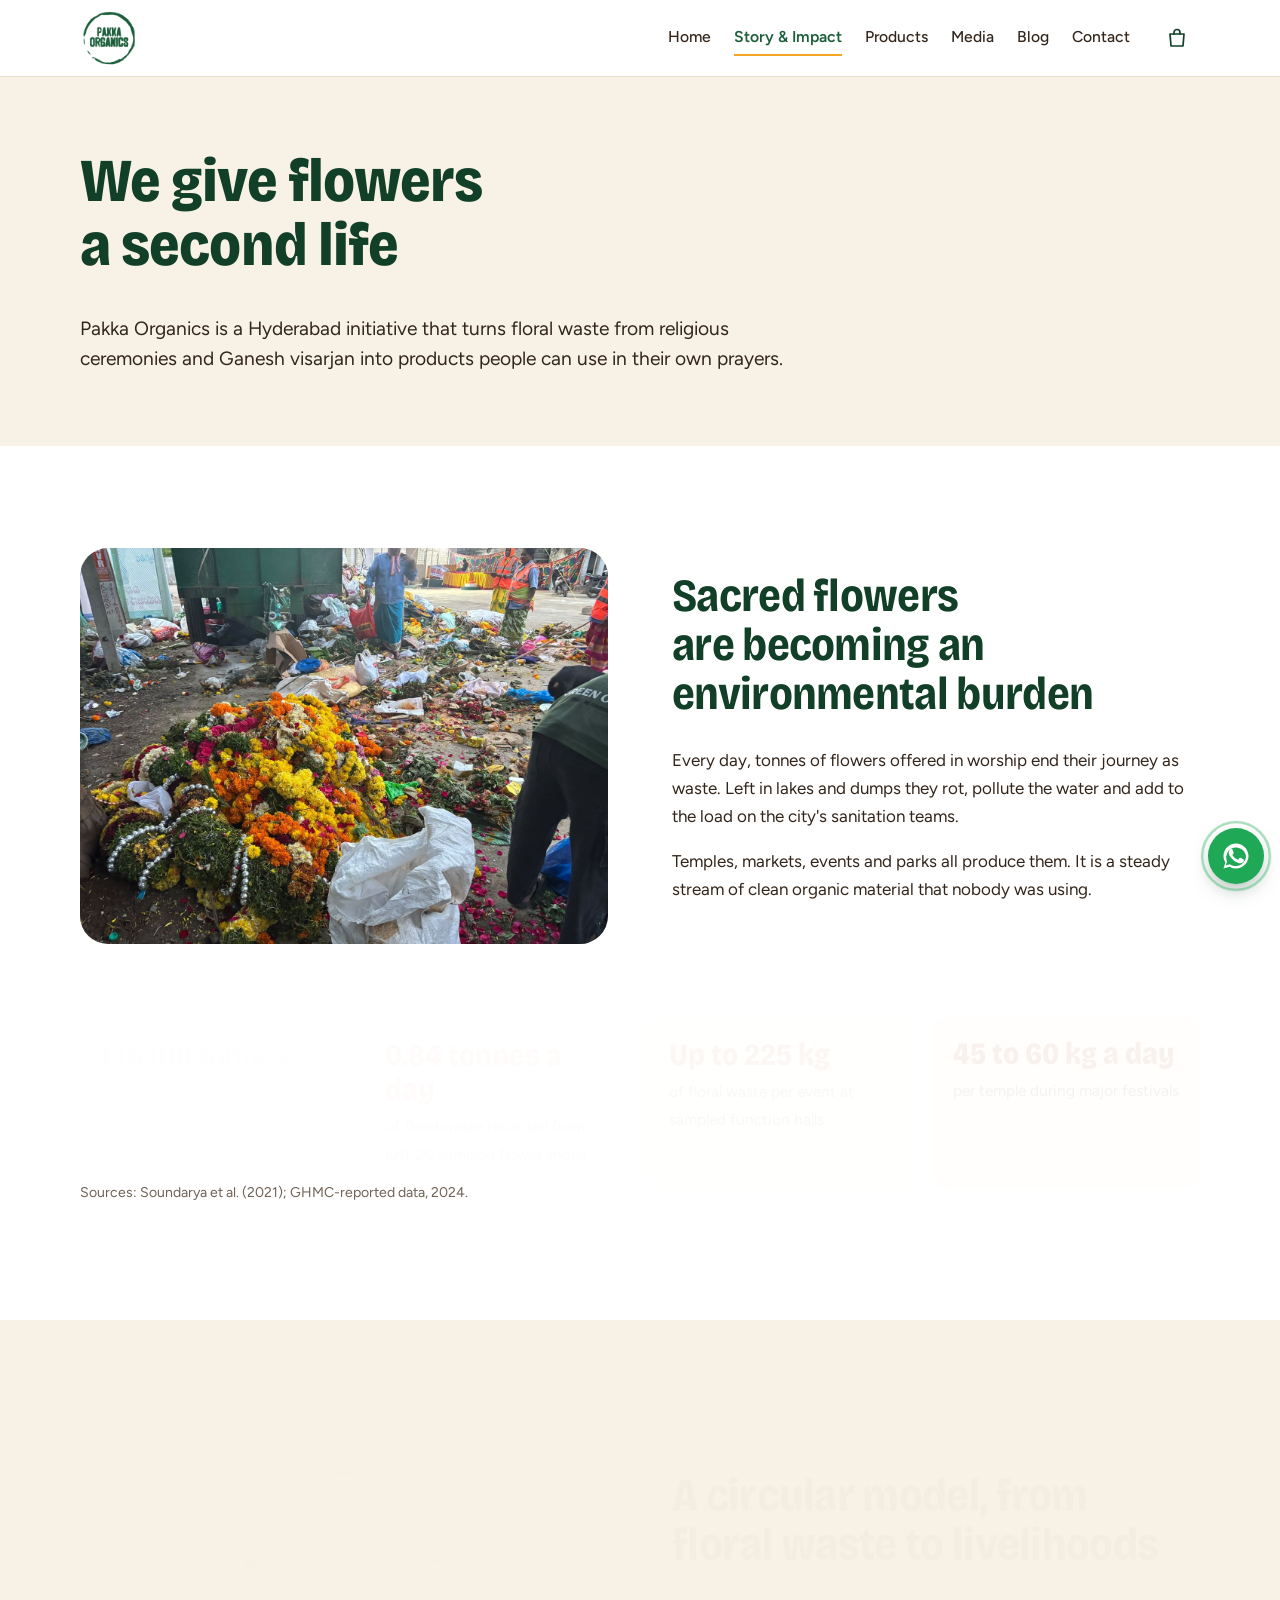
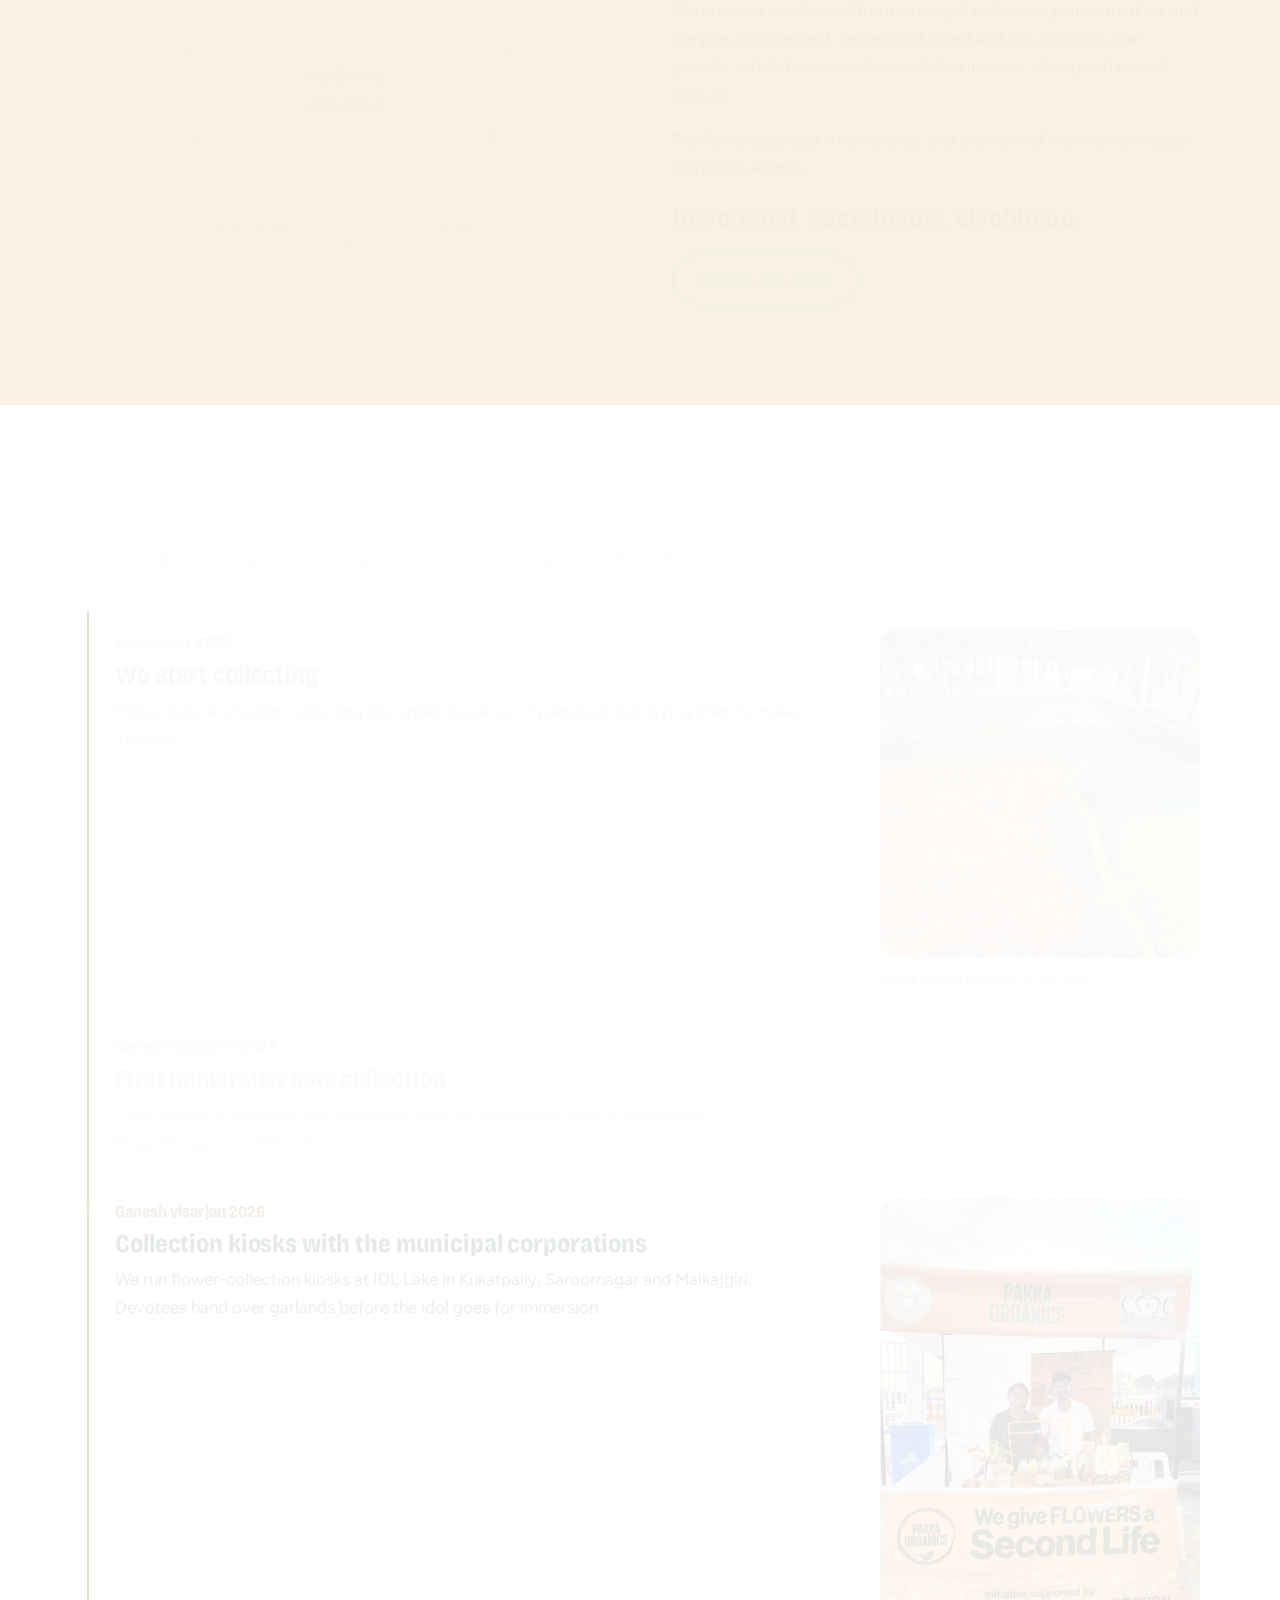
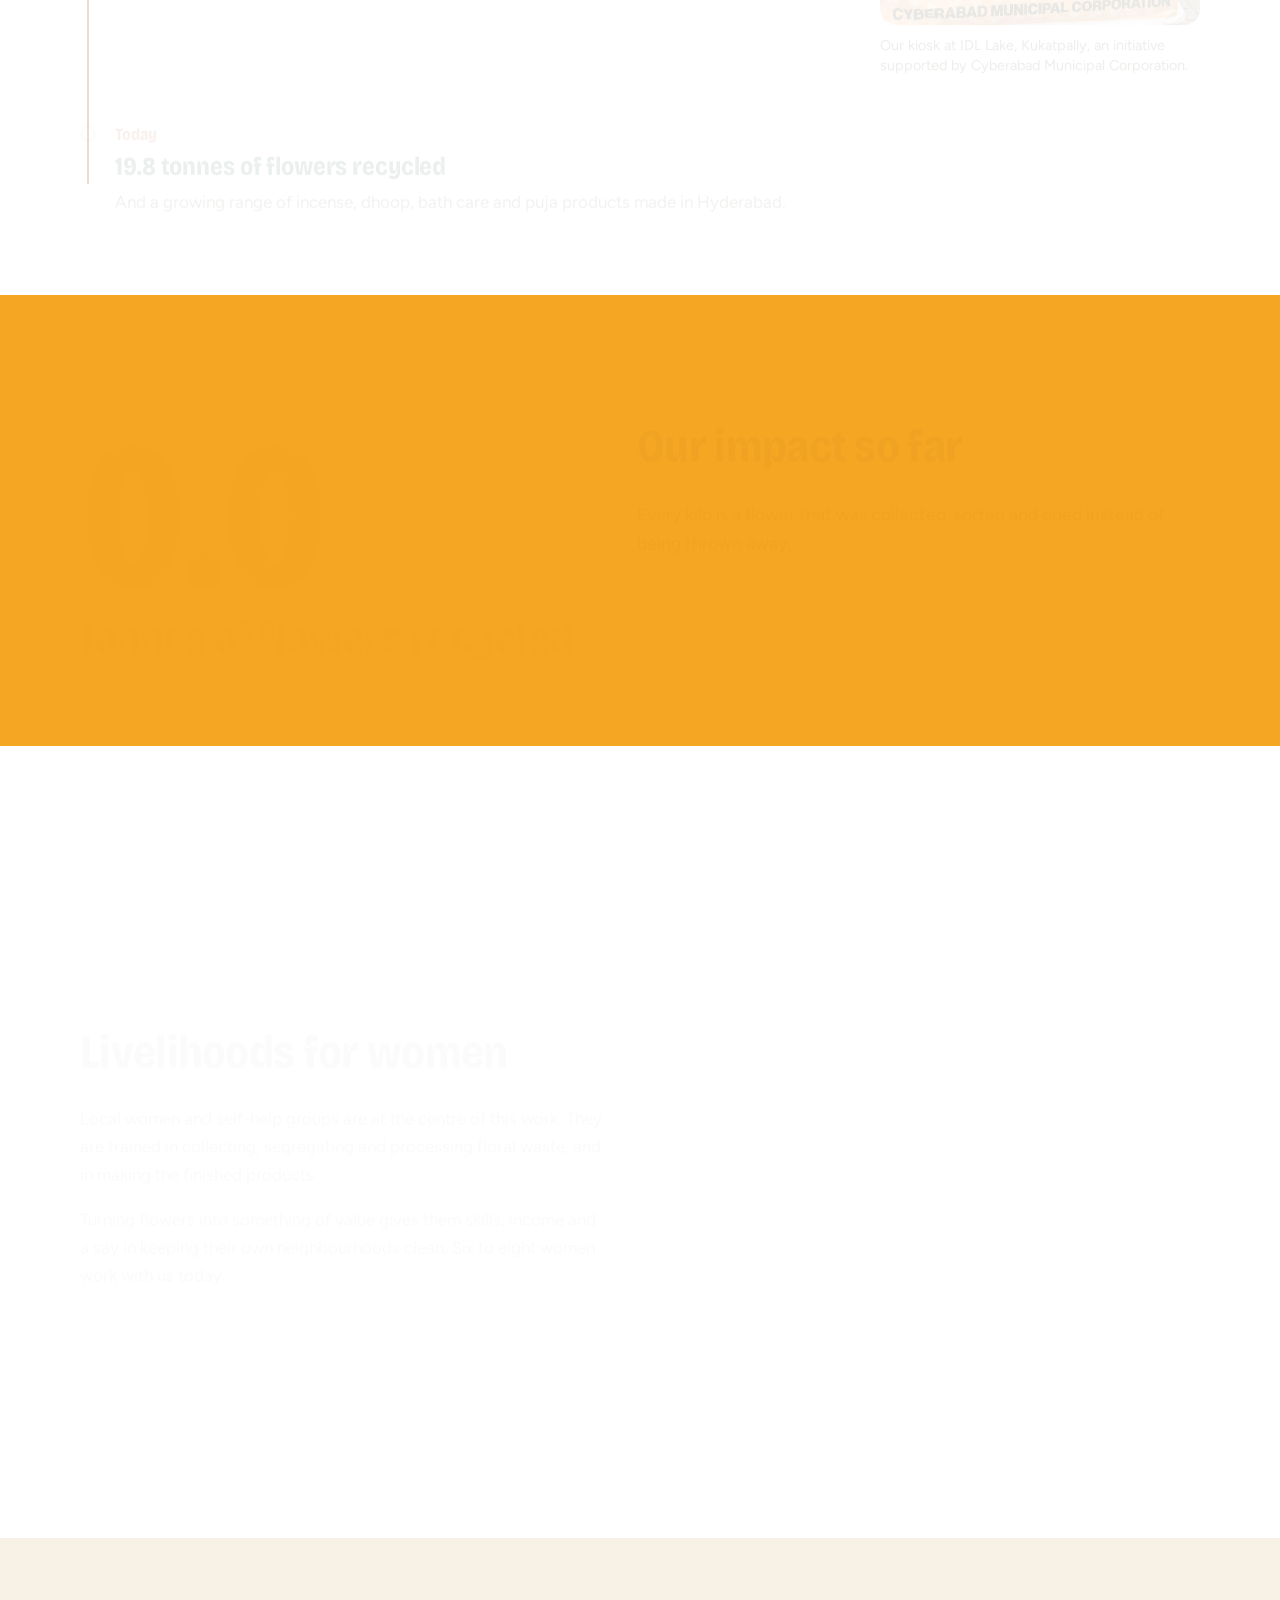
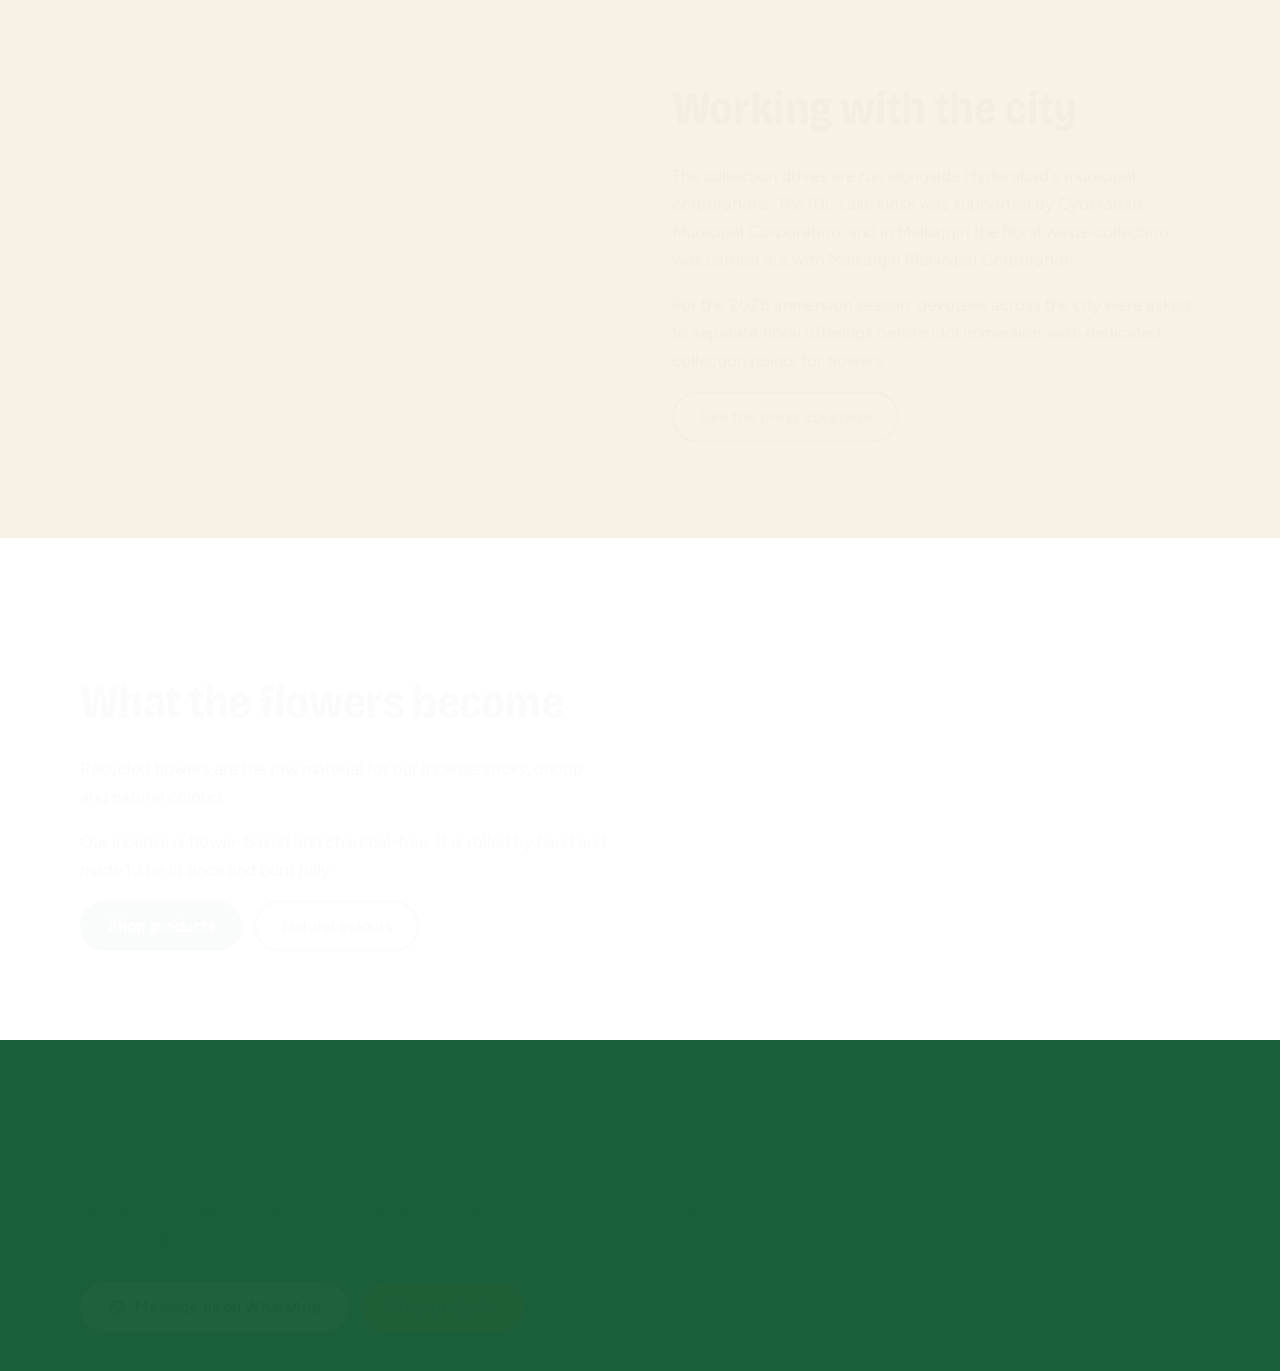
<file: sustainability.html>
<!DOCTYPE html>
<html lang="en">
<head>
<meta charset="utf-8">
<meta name="viewport" content="width=device-width, initial-scale=1">
<title>Our Story and Impact | Pakka Organics</title>
<meta name="robots" content="noindex">
<link rel="canonical" href="https://avinashreddy-11105.github.io/pakkaorganics/story.html">
<meta http-equiv="refresh" content="0; url=story.html#impact">
</head>
<body>
<p>This page has moved to <a href="story.html#impact">Our Story and Impact</a>.</p>
</body>
</html>
</file>
<file: css/styles.css>
/* =========================================================
   PAKKA ORGANICS — Version 3 stylesheet
   White base. Leaf green from the logo, saffron from the
   collection-kiosk banners, terracotta and beige in support.
   ========================================================= */

/* Typefaces are served from /fonts (SIL Open Font License) */
@font-face { font-family: 'Bricolage Grotesque'; font-style: normal; font-display: swap; font-weight: 200 800; font-stretch: 75% 100%;
  src: url(../fonts/bricolage-grotesque-latin-wdth-normal.woff2) format('woff2');
  unicode-range: U+0000-00FF,U+0131,U+0152-0153,U+02BB-02BC,U+02C6,U+02DA,U+02DC,U+0304,U+0308,U+0329,U+2000-206F,U+20AC,U+2122,U+2191,U+2193,U+2212,U+2215,U+FEFF,U+FFFD; }
@font-face { font-family: 'Bricolage Grotesque'; font-style: normal; font-display: swap; font-weight: 200 800; font-stretch: 75% 100%;
  src: url(../fonts/bricolage-grotesque-latin-ext-wdth-normal.woff2) format('woff2');
  unicode-range: U+0100-02BA,U+02BD-02C5,U+02C7-02CC,U+02CE-02D7,U+02DD-02FF,U+1D00-1DBF,U+1E00-1E9F,U+1EF2-1EFF,U+2020,U+20A0-20AB,U+20AD-20C0,U+2113,U+2C60-2C7F,U+A720-A7FF; }
@font-face { font-family: 'Figtree'; font-style: normal; font-display: swap; font-weight: 300 900;
  src: url(../fonts/figtree-latin-wght-normal.woff2) format('woff2');
  unicode-range: U+0000-00FF,U+0131,U+0152-0153,U+02BB-02BC,U+02C6,U+02DA,U+02DC,U+0304,U+0308,U+0329,U+2000-206F,U+20AC,U+2122,U+2191,U+2193,U+2212,U+2215,U+FEFF,U+FFFD; }
@font-face { font-family: 'Figtree'; font-style: normal; font-display: swap; font-weight: 300 900;
  src: url(../fonts/figtree-latin-ext-wght-normal.woff2) format('woff2');
  unicode-range: U+0100-02BA,U+02BD-02C5,U+02C7-02CC,U+02CE-02D7,U+02DD-02FF,U+1D00-1DBF,U+1E00-1E9F,U+1EF2-1EFF,U+2020,U+20A0-20AB,U+20AD-20C0,U+2113,U+2C60-2C7F,U+A720-A7FF; }

:root {
  --white: #ffffff;
  --beige: #f8f2e6;
  --beige-deep: #efe5d2;
  --line: #e7ddcb;

  --leaf: #1b5e3a;
  --leaf-dark: #123f28;
  --leaf-soft: #e6efe7;

  --saffron: #f5a623;
  --saffron-soft: #fdebc8;
  --terracotta: #b4522a;

  --brown: #33251a;
  --muted: #6f6256;

  --wa: #1fa855;

  --display: 'Bricolage Grotesque', 'Arial Narrow', 'Helvetica Neue', Arial, sans-serif;
  --body: 'Figtree', -apple-system, BlinkMacSystemFont, 'Segoe UI', Roboto, Arial, sans-serif;

  --r-sm: 8px;
  --r-md: 16px;
  --r-lg: 28px;
  --wrap: 1200px;
  --gutter: clamp(1rem, 4vw, 2.5rem);
}

*, *::before, *::after { box-sizing: border-box; }
html { -webkit-text-size-adjust: 100%; scroll-behavior: smooth; }
body {
  margin: 0;
  font-family: var(--body);
  font-size: 1.0625rem;
  line-height: 1.65;
  color: var(--brown);
  background: var(--white);
  -webkit-font-smoothing: antialiased;
}
img, video, iframe { max-width: 100%; display: block; }
img, video { height: auto; }
[lang="te"] { font-family: 'Noto Sans Telugu', 'Nirmala UI', 'Gautami', 'Telugu Sangam MN', sans-serif; }
a { color: var(--leaf); text-underline-offset: 3px; }
a:hover { color: var(--terracotta); }
button, input, select, textarea { font: inherit; color: inherit; }
:focus-visible { outline: 3px solid var(--saffron); outline-offset: 3px; border-radius: 4px; }
::selection { background: var(--saffron-soft); }

h1, h2, h3, h4 {
  font-family: var(--display);
  font-weight: 700;
  font-stretch: 85%;
  line-height: 1.06;
  letter-spacing: -0.015em;
  color: var(--leaf-dark);
  margin: 0 0 0.6em;
  text-wrap: balance;
}
h1 { font-size: clamp(2.5rem, 5.4vw, 4.5rem); font-weight: 800; }
h2 { font-size: clamp(1.9rem, 3.6vw, 3rem); }
h3 { font-size: clamp(1.2rem, 1.8vw, 1.45rem); line-height: 1.2; letter-spacing: -0.005em; }
p { margin: 0 0 1em; max-width: 64ch; }
.lead { font-size: clamp(1.1rem, 1.5vw, 1.3rem); line-height: 1.55; color: var(--brown); }
.muted { color: var(--muted); }
.small { font-size: 0.9rem; }

.wrap { width: 100%; max-width: var(--wrap); margin: 0 auto; padding-inline: var(--gutter); }
.narrow { max-width: 780px; }
.section { padding-block: clamp(3.5rem, 8vw, 6.5rem); }
.section--beige { background: var(--beige); }
.section--tight { padding-block: clamp(2.5rem, 5vw, 4rem); }
.section-head { max-width: 46rem; margin-bottom: clamp(1.75rem, 4vw, 3rem); }
.section-head p { font-size: 1.1rem; color: var(--muted); margin-bottom: 0; }
.head-row { display: flex; justify-content: space-between; align-items: end; gap: 1.5rem; flex-wrap: wrap; margin-bottom: clamp(1.75rem, 4vw, 3rem); }
.head-row .section-head { margin-bottom: 0; }

.skip { position: absolute; left: -999px; top: 0; background: var(--leaf); color: #fff; padding: 0.75rem 1rem; z-index: 300; }
.skip:focus { left: 0; color: #fff; }

/* ---------- buttons ---------- */
.btn {
  display: inline-flex; align-items: center; justify-content: center; gap: 0.55rem;
  padding: 0.85rem 1.6rem;
  border-radius: 999px; border: 2px solid transparent;
  font-family: var(--body); font-weight: 600; font-size: 1rem; line-height: 1.2;
  text-decoration: none; cursor: pointer;
  transition: background-color .18s, color .18s, border-color .18s;
}
.btn svg { width: 1.15em; height: 1.15em; flex: none; }
.btn--primary { background: var(--leaf); color: #fff; }
.btn--primary:hover { background: var(--leaf-dark); color: #fff; }
.btn--outline { border-color: var(--leaf); color: var(--leaf); background: transparent; }
.btn--outline:hover { background: var(--leaf); color: #fff; }
.btn--saffron { background: var(--saffron); color: var(--leaf-dark); }
.btn--saffron:hover { background: #e39310; color: var(--leaf-dark); }
.btn--wa { background: var(--wa); color: #fff; }
.btn--wa:hover { background: #17874a; color: #fff; }
.btn--light { background: #fff; color: var(--leaf-dark); }
.btn--light:hover { background: var(--saffron-soft); color: var(--leaf-dark); }
.btn--block { width: 100%; }
.btn--sm { padding: 0.6rem 1.1rem; font-size: 0.93rem; }
.btn-row { display: flex; flex-wrap: wrap; gap: 0.75rem; }
.text-link { font-weight: 600; }

/* ---------- header ---------- */
#header { min-height: 77px; }
.header { position: relative; background: rgba(255,255,255,.97); border-bottom: 1px solid var(--line); }
#header { position: sticky; top: 0; z-index: 100; }
.header-inner { display: flex; align-items: center; gap: 1.5rem; min-height: 76px; }
.logo { display: inline-flex; align-items: center; flex: none; }
.logo img { width: 58px; height: 58px; }
.nav { display: flex; align-items: center; gap: clamp(0.9rem, 1.8vw, 1.75rem); margin-left: auto; }
.nav a {
  color: var(--brown); text-decoration: none; font-weight: 500; font-size: 0.98rem;
  padding: 0.4rem 0; border-bottom: 2px solid transparent;
}
.nav a:hover { color: var(--leaf); }
.nav a[aria-current="page"] { color: var(--leaf); border-bottom-color: var(--saffron); font-weight: 600; }
.header-actions { display: flex; align-items: center; gap: 0.25rem; }
.cart-link {
  position: relative; display: grid; place-items: center; width: 46px; height: 46px;
  border-radius: 50%; color: var(--leaf-dark); text-decoration: none;
}
.cart-link:hover { background: var(--leaf-soft); color: var(--leaf-dark); }
.cart-link svg { width: 24px; height: 24px; }
.cart-badge {
  position: absolute; top: 3px; right: 1px; min-width: 20px; height: 20px; padding: 0 5px;
  display: none; place-items: center; border-radius: 999px;
  background: var(--terracotta); color: #fff; font-size: 0.72rem; font-weight: 700; line-height: 1;
}
.cart-badge.on { display: grid; }
.menu-btn { display: none; width: 46px; height: 46px; border: 0; background: none; border-radius: 50%; cursor: pointer; color: var(--leaf-dark); }
.menu-btn svg { width: 26px; height: 26px; margin: auto; }

@media (max-width: 900px) {
  .header-inner { gap: 0.5rem; }
  .header-actions { margin-left: auto; }
  .menu-btn { display: grid; place-items: center; }
  .nav {
    display: flex; visibility: hidden; opacity: 0; transform: translateY(-10px); pointer-events: none;
    transition: opacity .22s ease, transform .22s ease, visibility 0s linear .22s;
    position: absolute; left: 0; right: 0; top: 100%;
    flex-direction: column; align-items: stretch; gap: 0;
    background: #fff; border-bottom: 1px solid var(--line); padding: 0.5rem var(--gutter) 1rem;
    box-shadow: 0 18px 30px -18px rgba(51,37,26,.35);
  }
  .nav.open { visibility: visible; opacity: 1; transform: none; pointer-events: auto; transition: opacity .22s ease, transform .22s ease; }
  .nav a { padding: 0.85rem 0; border-bottom: 1px solid var(--line); font-size: 1.05rem; }
  .nav a:last-child { border-bottom: 0; }
  .nav a[aria-current="page"] { border-bottom-color: var(--line); }
}

/* ---------- hero ---------- */
.hero { padding-block: clamp(2rem, 5vw, 4.5rem) clamp(3rem, 6vw, 5rem); }
.hero-grid { display: grid; grid-template-columns: minmax(0, 5fr) minmax(0, 7fr); gap: clamp(1.75rem, 4vw, 4rem); align-items: center; }
.hero h1 { margin-bottom: 0.45em; }
.hero .lead { margin-bottom: 1.75rem; max-width: 34rem; }
@media (max-width: 900px) { .hero-grid { grid-template-columns: 1fr; } }

.film { position: relative; margin: 0; }
.film video { width: 100%; aspect-ratio: 16 / 9; object-fit: cover; background: var(--beige-deep); border-radius: var(--r-lg); }
.film-bar { display: flex; align-items: center; justify-content: space-between; gap: 1rem; flex-wrap: wrap; margin-top: 0.8rem; }
.film-bar figcaption, .film-bar .cap { font-size: 0.92rem; color: var(--muted); }
.sound-btn {
  display: inline-flex; align-items: center; gap: 0.5rem; cursor: pointer;
  border: 1.5px solid var(--line); background: #fff; color: var(--leaf-dark);
  padding: 0.5rem 1rem; border-radius: 999px; font-weight: 600; font-size: 0.92rem;
}
.sound-btn:hover { border-color: var(--leaf); }
.sound-btn svg { width: 18px; height: 18px; }

/* ---------- impact band (echoes the saffron kiosk banner) ---------- */
.impact { background: var(--saffron); color: var(--leaf-dark); }
.impact-grid { display: grid; grid-template-columns: auto minmax(0, 1fr); gap: clamp(1.5rem, 5vw, 5rem); align-items: center; }
.impact-figure { margin: 0; font-family: var(--display); font-stretch: 80%; font-weight: 800; line-height: 0.86; letter-spacing: -0.03em; color: var(--leaf-dark); }
.impact-figure .num { display: block; font-size: clamp(5.5rem, 17vw, 13rem); }
.impact-figure .unit { display: block; font-size: clamp(1.5rem, 3.6vw, 2.9rem); line-height: 1.05; letter-spacing: -0.01em; margin-top: 0.15em; }
.impact h2 { color: var(--leaf-dark); }
.impact p { color: #3d2c12; font-size: 1.1rem; }
.impact-points { list-style: none; margin: 1.5rem 0 0; padding: 0; display: grid; gap: 0.6rem; }
.impact-points li { display: flex; gap: 0.7rem; align-items: baseline; font-weight: 600; }
.impact-points li::before { content: ''; flex: none; width: 0.6rem; height: 0.6rem; border-radius: 50%; background: var(--leaf); transform: translateY(-1px); }
@media (max-width: 820px) { .impact-grid { grid-template-columns: 1fr; } }

/* ---------- how it works ---------- */
.steps { list-style: none; margin: 0; padding: 0; display: grid; grid-template-columns: repeat(5, minmax(0, 1fr)); gap: 1.25rem; counter-reset: step; }
.step { counter-increment: step; }
.step-img { position: relative; border-radius: var(--r-md); overflow: hidden; margin-bottom: 0.9rem; background: var(--beige-deep); }
.step-img img { width: 100%; aspect-ratio: 4 / 5; object-fit: cover; }
.step-img::after {
  content: counter(step); position: absolute; left: 0.7rem; top: 0.7rem;
  width: 2.2rem; height: 2.2rem; display: grid; place-items: center; border-radius: 50%;
  background: #fff; color: var(--leaf-dark); font-family: var(--display); font-weight: 800; font-size: 1.05rem;
}
.step h3 { margin-bottom: 0.35rem; }
.step p { font-size: 0.97rem; color: var(--muted); margin: 0; }
@media (max-width: 1000px) {
  .steps { grid-auto-flow: column; grid-auto-columns: minmax(230px, 70%); grid-template-columns: none; overflow-x: auto; scroll-snap-type: x mandatory; scroll-padding-inline: var(--gutter); padding-bottom: 1rem; margin-inline: calc(var(--gutter) * -1); padding-inline: var(--gutter); }
  .step { scroll-snap-align: start; }
}
.steps--rows { grid-template-columns: 1fr; gap: clamp(1.5rem, 3vw, 2.5rem); overflow: visible; grid-auto-flow: row; margin-inline: 0; padding-inline: 0; }
.steps--rows .step { display: grid; grid-template-columns: minmax(0, 5fr) minmax(0, 6fr); gap: clamp(1.25rem, 4vw, 3.5rem); align-items: center; }
.steps--rows .step-img { margin: 0; }
.steps--rows .step-img img { aspect-ratio: 16 / 10; }
.steps--rows .step p { font-size: 1.05rem; }
.steps--rows .step:nth-child(even) .step-img { order: 2; }
@media (max-width: 720px) { .steps--rows .step { grid-template-columns: 1fr; } .steps--rows .step:nth-child(even) .step-img { order: 0; } }

/* ---------- split (image + text) ---------- */
.split { display: grid; grid-template-columns: repeat(2, minmax(0, 1fr)); gap: clamp(1.75rem, 5vw, 4.5rem); align-items: center; }
.split--flip > :first-child { order: 2; }
.split img { border-radius: var(--r-lg); width: 100%; }
.split .portrait { max-width: 440px; width: 100%; justify-self: center; }
@media (max-width: 820px) { .split { grid-template-columns: 1fr; } .split--flip > :first-child { order: 0; } }
.motto { font-family: var(--display); font-stretch: 85%; font-weight: 700; font-size: clamp(1.3rem, 2.2vw, 1.7rem); color: var(--terracotta); line-height: 1.2; margin: 1.25rem 0; }

figure { margin: 0; }
figcaption { font-size: 0.9rem; color: var(--muted); margin-top: 0.6rem; line-height: 1.45; }

/* ---------- products ---------- */
.product-grid { display: grid; grid-template-columns: repeat(4, minmax(0, 1fr)); gap: clamp(1rem, 2vw, 1.75rem); }
@media (max-width: 1000px) { .product-grid { grid-template-columns: repeat(3, minmax(0, 1fr)); } }
@media (max-width: 720px) { .product-grid { grid-template-columns: repeat(2, minmax(0, 1fr)); } }
.product-card { display: flex; flex-direction: column; }
.product-media { position: relative; aspect-ratio: 1; border-radius: var(--r-md); overflow: hidden; background: var(--beige); margin-bottom: 0.85rem; }
.product-media img { width: 100%; height: 100%; object-fit: cover; }
.ph { position: absolute; inset: 0; display: flex; flex-direction: column; align-items: center; justify-content: center; gap: 0.6rem; text-align: center; padding: 1rem; color: var(--leaf); }
.ph svg { width: 42%; max-width: 110px; height: auto; }
.ph span { font-size: 0.8rem; font-weight: 500; color: var(--muted); }
.ph--incense { background: var(--leaf-soft); }
.ph--dhoop   { background: var(--beige-deep); color: var(--terracotta); }
.ph--bath    { background: #f8e4dc; color: var(--terracotta); }
.ph--puja    { background: var(--saffron-soft); color: #9a5a08; }
.ph--colours { background: var(--beige); color: var(--leaf); }
.product-cat { font-size: 0.82rem; color: var(--muted); margin: 0 0 0.15rem; }
.product-name { font-family: var(--body); font-stretch: normal; font-weight: 600; font-size: 1.05rem; letter-spacing: 0; line-height: 1.3; color: var(--brown); margin: 0 0 0.2rem; }
.product-pack { font-size: 0.93rem; color: var(--muted); margin: 0 0 0.6rem; }
.product-foot { margin-top: auto; display: flex; align-items: center; justify-content: space-between; gap: 0.5rem; flex-wrap: wrap; }
.product-price { font-family: var(--display); font-stretch: 85%; font-weight: 700; font-size: 1.35rem; color: var(--leaf-dark); }
.product-price--moq { font-family: var(--body); font-size: 0.95rem; font-weight: 600; color: var(--terracotta); }
.add-btn { border: 1.5px solid var(--leaf); background: #fff; color: var(--leaf); border-radius: 999px; padding: 0.5rem 1rem; font-weight: 600; font-size: 0.92rem; cursor: pointer; text-decoration: none; transition: background-color .18s, color .18s; }
.add-btn:hover { background: var(--leaf); color: #fff; }
.add-btn.added { background: var(--leaf); color: #fff; }

.filters { display: flex; flex-wrap: wrap; gap: 0.5rem; margin-bottom: clamp(1.5rem, 3vw, 2.25rem); }
.chip { border: 1.5px solid var(--line); background: #fff; color: var(--brown); border-radius: 999px; padding: 0.5rem 1.05rem; font-weight: 500; font-size: 0.95rem; cursor: pointer; }
.chip:hover { border-color: var(--leaf); }
.chip[aria-pressed="true"] { background: var(--leaf); border-color: var(--leaf); color: #fff; }

.notes { display: grid; grid-template-columns: repeat(3, minmax(0, 1fr)); gap: 1.5rem; }
.notes h3 { margin-bottom: 0.3rem; }
.notes p { color: var(--muted); font-size: 0.98rem; margin: 0; }
@media (max-width: 820px) { .notes { grid-template-columns: 1fr; } }

/* ---------- media ---------- */
.embed { position: relative; aspect-ratio: 16 / 9; border-radius: var(--r-md); overflow: hidden; background: var(--beige-deep); }
.embed iframe { position: absolute; inset: 0; width: 100%; height: 100%; border: 0; }
.video-grid { display: grid; grid-template-columns: repeat(2, minmax(0, 1fr)); gap: clamp(1.25rem, 3vw, 2.25rem); }
@media (max-width: 820px) { .video-grid { grid-template-columns: 1fr; } }
.video-grid h3 { margin: 0.9rem 0 0.25rem; }
.video-grid p { color: var(--muted); font-size: 0.97rem; margin: 0; }

.press-grid { display: grid; grid-template-columns: repeat(4, minmax(0, 1fr)); gap: clamp(1rem, 2vw, 1.5rem); }
@media (max-width: 1000px) { .press-grid { grid-template-columns: repeat(2, minmax(0, 1fr)); } }
.press-grid--3 { grid-template-columns: repeat(3, minmax(0, 1fr)); }
@media (max-width: 720px) { .press-grid--3 { grid-template-columns: 1fr; } }
.press-card { display: block; width: 100%; padding: 0; border: 1px solid var(--line); border-radius: var(--r-md); overflow: hidden; background: #fff; text-align: left; cursor: zoom-in; }
.press-card:hover { border-color: var(--leaf); }
.press-card img { width: 100%; aspect-ratio: 4 / 3; object-fit: cover; object-position: top; }
.press-card .press-body { display: block; padding: 0.9rem 1rem 1.05rem; }
.press-card strong { display: block; color: var(--leaf-dark); font-size: 1.02rem; line-height: 1.3; }
.press-card .press-meta { display: block; font-size: 0.88rem; color: var(--muted); margin-top: 0.25rem; }

.photo-grid { display: grid; grid-template-columns: repeat(2, minmax(0, 1fr)); gap: clamp(1.25rem, 3vw, 2.25rem); }
.photo-grid img { border-radius: var(--r-md); width: 100%; aspect-ratio: 16 / 10; object-fit: cover; }
.photo-grid .tall img { aspect-ratio: 16 / 10; object-position: center 20%; }
@media (max-width: 720px) { .photo-grid { grid-template-columns: 1fr; } }

dialog.lightbox { border: 0; padding: 0; background: transparent; max-width: min(96vw, 1100px); max-height: 94vh; }
dialog.lightbox::backdrop { background: rgba(26, 18, 11, .82); }
.lightbox img { max-height: 86vh; width: auto; max-width: 100%; margin: 0 auto; border-radius: var(--r-sm); background: #fff; }
.lightbox form { text-align: center; margin-top: 0.75rem; }

/* ---------- blog ---------- */
.post-grid { display: grid; grid-template-columns: repeat(3, minmax(0, 1fr)); gap: clamp(1.25rem, 3vw, 2.25rem); }
@media (max-width: 900px) { .post-grid { grid-template-columns: 1fr; } }
.post-card { display: flex; flex-direction: column; text-decoration: none; color: inherit; }
.post-card img { border-radius: var(--r-md); aspect-ratio: 16 / 10; object-fit: cover; width: 100%; margin-bottom: 1rem; }
.post-card h3 { margin-bottom: 0.4rem; font-size: 1.35rem; }
.post-card:hover h3 { color: var(--terracotta); }
.post-card p { color: var(--muted); font-size: 0.98rem; margin: 0 0 0.5rem; }
.post-card time { font-size: 0.88rem; color: var(--muted); }
.article-head { padding-block: clamp(2rem, 5vw, 4rem) 0; }
.article-head time { color: var(--muted); font-size: 0.95rem; }
.article-hero { border-radius: var(--r-lg); width: 100%; aspect-ratio: 16 / 9; object-fit: cover; margin-block: clamp(1.5rem, 3vw, 2.5rem); }
.article h2 { font-size: clamp(1.45rem, 2.4vw, 1.9rem); margin-top: 1.8em; }
.article p, .article li { font-size: 1.1rem; }
.article ol, .article ul { padding-left: 1.3rem; max-width: 62ch; }
.article li { margin-bottom: 0.5rem; }
.crumbs { font-size: 0.92rem; color: var(--muted); margin-bottom: 1rem; }
.crumbs a { color: var(--muted); }

/* ---------- page head ---------- */
.page-head { background: var(--beige); padding-block: clamp(2.5rem, 6vw, 4.5rem); }
.page-head h1 { font-size: clamp(2.3rem, 5vw, 3.8rem); max-width: 18ch; }
.page-head .lead { max-width: 44rem; margin-bottom: 0; }

/* ---------- CTA band ---------- */
.cta { background: var(--leaf); color: #fff; }
.cta-inner { display: flex; align-items: center; justify-content: space-between; gap: 2rem; flex-wrap: wrap; }
.cta h2 { color: #fff; margin-bottom: 0.3em; }
.cta p { color: #d7e6da; margin: 0; font-size: 1.1rem; }

/* ---------- contact ---------- */
.contact-grid { display: grid; grid-template-columns: minmax(0, 5fr) minmax(0, 6fr); gap: clamp(2rem, 5vw, 4.5rem); align-items: start; }
@media (max-width: 820px) { .contact-grid { grid-template-columns: 1fr; } }
.contact-list { list-style: none; margin: 1.5rem 0 0; padding: 0; }
.contact-list li { padding: 1.1rem 0; border-top: 1px solid var(--line); }
.contact-list li:last-child { border-bottom: 1px solid var(--line); }
.contact-list .k { display: block; font-size: 0.9rem; color: var(--muted); }
.contact-list .v { font-weight: 600; font-size: 1.15rem; color: var(--leaf-dark); text-decoration: none; }
.form { background: var(--beige); border-radius: var(--r-lg); padding: clamp(1.4rem, 3vw, 2.4rem); }
.field { margin-bottom: 1.1rem; }
.field label { display: block; font-weight: 600; font-size: 0.95rem; margin-bottom: 0.35rem; }
.field input, .field select, .field textarea { width: 100%; padding: 0.8rem 0.95rem; border: 1.5px solid var(--line); border-radius: var(--r-sm); background: #fff; }
.field input:focus, .field select:focus, .field textarea:focus { outline: none; border-color: var(--leaf); box-shadow: 0 0 0 3px var(--leaf-soft); }
.field textarea { resize: vertical; min-height: 120px; }
.form-note { font-size: 0.9rem; color: var(--muted); margin: 0.9rem 0 0; }

/* ---------- cart ---------- */
.cart-grid { display: grid; grid-template-columns: minmax(0, 7fr) minmax(0, 4fr); gap: clamp(1.75rem, 4vw, 3.5rem); align-items: start; }
@media (max-width: 900px) { .cart-grid { grid-template-columns: 1fr; } }
.cart-item { display: grid; grid-template-columns: 88px minmax(0, 1fr) auto; gap: 1rem 1.25rem; align-items: center; padding: 1.15rem 0; border-bottom: 1px solid var(--line); }
.cart-item:first-child { border-top: 1px solid var(--line); }
.cart-thumb { position: relative; width: 88px; aspect-ratio: 1; border-radius: var(--r-sm); overflow: hidden; background: var(--beige); }
.cart-thumb img { width: 100%; height: 100%; object-fit: cover; }
.cart-thumb .ph span { display: none; }
.cart-thumb .ph svg { width: 55%; }
.cart-item h3 { font-family: var(--body); font-stretch: normal; font-weight: 600; font-size: 1.05rem; letter-spacing: 0; color: var(--brown); margin: 0 0 0.15rem; }
.cart-item .unit { font-size: 0.92rem; color: var(--muted); margin: 0 0 0.6rem; }
.cart-controls { display: flex; align-items: center; gap: 1rem; flex-wrap: wrap; }
.qty { display: inline-flex; align-items: center; border: 1.5px solid var(--line); border-radius: 999px; overflow: hidden; }
.qty button { width: 38px; height: 38px; border: 0; background: #fff; cursor: pointer; font-size: 1.15rem; color: var(--leaf-dark); }
.qty button:hover { background: var(--leaf-soft); }
.qty output { min-width: 2rem; text-align: center; font-weight: 600; }
.link-btn { border: 0; background: none; padding: 0; color: var(--muted); text-decoration: underline; text-underline-offset: 3px; cursor: pointer; font-size: 0.92rem; }
.link-btn:hover { color: var(--terracotta); }
.line-total { font-family: var(--display); font-stretch: 85%; font-weight: 700; font-size: 1.25rem; color: var(--leaf-dark); }
.summary { background: var(--beige); border-radius: var(--r-lg); padding: clamp(1.4rem, 3vw, 2rem); position: sticky; top: 96px; }
.summary h2 { font-size: 1.5rem; }
.summary-row { display: flex; justify-content: space-between; gap: 1rem; padding: 0.45rem 0; }
.summary-row.total { border-top: 1px solid var(--line); margin-top: 0.6rem; padding-top: 1rem; font-weight: 700; font-size: 1.2rem; color: var(--leaf-dark); }
.summary .btn { margin-top: 1rem; }
.empty { text-align: center; padding-block: clamp(2rem, 6vw, 4rem); }
.empty p { margin-inline: auto; }
@media (max-width: 560px) {
  .cart-item { grid-template-columns: 64px minmax(0, 1fr); }
  .cart-thumb { width: 64px; }
  .line-total { grid-column: 2; }
}

/* ---------- toast ---------- */
.toast { position: fixed; left: 50%; bottom: 1.25rem; transform: translate(-50%, 150%); z-index: 200; display: flex; align-items: center; gap: 0.9rem; background: var(--leaf-dark); color: #fff; padding: 0.8rem 1.2rem; border-radius: 999px; font-size: 0.95rem; max-width: calc(100vw - 2rem); transition: transform .25s ease; }
.toast.on { transform: translate(-50%, 0); }
.toast a { color: var(--saffron); font-weight: 600; white-space: nowrap; }

/* ---------- footer ---------- */
.footer { background: var(--leaf-dark); color: #cfdcd2; padding-block: clamp(3rem, 6vw, 4.5rem) 1.5rem; }
.footer-grid { display: grid; grid-template-columns: minmax(0, 4fr) minmax(0, 2fr) minmax(0, 2fr) minmax(0, 3fr); gap: clamp(1.5rem, 4vw, 3rem); }
@media (max-width: 820px) { .footer-grid { grid-template-columns: repeat(2, minmax(0, 1fr)); } .footer-brand, .footer-grid > :last-child { grid-column: 1 / -1; } }
.footer img { width: 84px; height: 84px; margin-bottom: 1rem; }
.footer-tag { font-family: var(--display); font-stretch: 85%; font-weight: 700; font-size: 1.5rem; line-height: 1.15; color: #fff; margin-bottom: 0.5rem; }
.footer h2 { font-family: var(--body); font-stretch: normal; font-size: 0.95rem; font-weight: 600; letter-spacing: 0; color: var(--saffron); margin-bottom: 0.8rem; }
.footer ul { list-style: none; margin: 0; padding: 0; }
.footer li { margin-bottom: 0.5rem; }
.footer a { color: #cfdcd2; text-decoration: none; overflow-wrap: anywhere; }
.footer a:hover { color: #fff; text-decoration: underline; }
.footer-bottom { border-top: 1px solid rgba(255,255,255,.14); margin-top: 2.5rem; padding-top: 1.25rem; font-size: 0.88rem; color: #a9bcae; display: flex; justify-content: space-between; gap: 1rem; flex-wrap: wrap; }

.wa-float { position: fixed; right: 1rem; bottom: 1rem; z-index: 150; width: 56px; height: 56px; border-radius: 50%; background: var(--wa); color: #fff; display: grid; place-items: center; box-shadow: 0 8px 22px -8px rgba(18,63,40,.6); }
.wa-float:hover { background: #17874a; color: #fff; }
.wa-float svg { width: 30px; height: 30px; }

@media (max-width: 720px) { .wa-float { width: 50px; height: 50px; right: 0.75rem; bottom: 0.75rem; } .wa-float svg { width: 26px; height: 26px; } .footer { padding-bottom: 4.5rem; } }

@media (prefers-reduced-motion: reduce) {
  html { scroll-behavior: auto; }
  * { transition: none !important; }
}


/* =========================================================
   Version 3.1 — new components and motion
   ========================================================= */
@view-transition { navigation: auto; }

/* ---------- header on scroll, progress bar, back to top ---------- */
.header { transition: box-shadow .25s ease; }
.logo img { transition: width .25s ease, height .25s ease; }
#header.scrolled .header { box-shadow: 0 10px 28px -20px rgba(51,37,26,.55); }
#header.scrolled .logo img { width: 48px; height: 48px; }
.progress { position: fixed; left: 0; top: 0; height: 3px; width: 100%; z-index: 250; background: var(--saffron); transform: scaleX(0); transform-origin: left; pointer-events: none; }
.to-top { position: fixed; right: 1.15rem; bottom: 5.4rem; z-index: 140; width: 46px; height: 46px; border-radius: 50%; border: 1.5px solid var(--line); background: #fff; color: var(--leaf-dark); cursor: pointer; display: grid; place-items: center; opacity: 0; transform: translateY(12px); pointer-events: none; transition: opacity .25s ease, transform .25s ease, background-color .18s, color .18s; box-shadow: 0 8px 20px -12px rgba(51,37,26,.5); }
.to-top svg { width: 20px; height: 20px; }
.to-top.on { opacity: 1; transform: none; pointer-events: auto; }
.to-top:hover { background: var(--leaf); color: #fff; border-color: var(--leaf); }
@media (max-width: 720px) { .to-top { right: 0.85rem; bottom: 4.6rem; width: 42px; height: 42px; } }

/* ---------- nav underline and menu button ---------- */
@media (min-width: 901px) {
  .nav a, .nav a[aria-current="page"] { position: relative; border-bottom-color: transparent; }
  .nav a::after { content: ''; position: absolute; left: 0; right: 0; bottom: 0; height: 2px; background: var(--saffron); transform: scaleX(0); transform-origin: left; transition: transform .28s cubic-bezier(.2,.7,.2,1); }
  .nav a:hover::after, .nav a[aria-current="page"]::after { transform: scaleX(1); }
}
.bars { display: grid; gap: 5px; width: 22px; }
.bars span { display: block; height: 2px; border-radius: 2px; background: currentColor; transition: transform .25s ease, opacity .2s ease; }
.menu-btn.open .bars span:nth-child(1) { transform: translateY(7px) rotate(45deg); }
.menu-btn.open .bars span:nth-child(2) { opacity: 0; }
.menu-btn.open .bars span:nth-child(3) { transform: translateY(-7px) rotate(-45deg); }
.cart-badge.bump { animation: bump .45s cubic-bezier(.3,1.6,.5,1); }
@keyframes bump { 0% { transform: scale(1); } 40% { transform: scale(1.45); } 100% { transform: scale(1); } }

/* ---------- buttons, cards, images: hover and press ---------- */
.btn { transition: background-color .18s, color .18s, border-color .18s, transform .18s ease, box-shadow .18s ease; }
.btn:hover { transform: translateY(-2px); box-shadow: 0 10px 20px -12px rgba(18,63,40,.55); }
.btn:active, .add-btn:active, .chip:active { transform: scale(.97); box-shadow: none; }
.add-btn, .chip { transition: background-color .18s, color .18s, border-color .18s, transform .15s ease; }
.product-card { transition: transform .3s cubic-bezier(.2,.7,.2,1); }
.product-card:hover { transform: translateY(-5px); }
.product-media { transition: box-shadow .3s ease; }
.product-card:hover .product-media { box-shadow: 0 18px 30px -22px rgba(51,37,26,.6); }
.product-media img, .ph svg { transition: transform .5s cubic-bezier(.2,.7,.2,1); }
.product-card:hover .product-media img { transform: scale(1.05); }
.product-card:hover .ph svg { transform: translateY(-4px) scale(1.08); }
.product-card.pop { animation: pop .4s cubic-bezier(.2,.7,.2,1) both; animation-delay: var(--d, 0ms); }
@keyframes pop { from { opacity: 0; transform: translateY(14px) scale(.98); } to { opacity: 1; transform: none; } }
.step-img img, .zoom img, .post-card img { transition: transform .7s cubic-bezier(.2,.7,.2,1); }
.step:hover .step-img img, .zoom:hover img { transform: scale(1.05); }
.zoom { overflow: hidden; border-radius: var(--r-lg); }
.photo-grid .zoom, .post-card .zoom { border-radius: var(--r-md); }
.post-card .zoom { margin-bottom: 1rem; }
.post-card .zoom img { margin-bottom: 0; border-radius: 0; }
.post-card:hover .zoom img { transform: scale(1.05); }
.split .zoom img, .photo-grid .zoom img { border-radius: 0; }
.press-card { transition: border-color .2s, transform .25s ease, box-shadow .25s ease; }
.press-card:hover { transform: translateY(-4px); box-shadow: 0 16px 28px -22px rgba(51,37,26,.6); }
.press-card img { transition: transform .6s cubic-bezier(.2,.7,.2,1); }
.press-card:hover img { transform: scale(1.04); }
.wa-float { transition: transform .2s ease, background-color .18s; }
.wa-float:hover { transform: scale(1.08); }
.wa-float::before { content: ''; position: absolute; inset: 0; border-radius: 50%; border: 2px solid var(--wa); animation: ring 2.6s ease-out infinite; }
@keyframes ring { 0% { transform: scale(1); opacity: .7; } 70%, 100% { transform: scale(1.55); opacity: 0; } }
button.photo { display: block; width: 100%; padding: 0; border: 0; background: none; cursor: zoom-in; }

/* ---------- reveal on scroll ---------- */
.js [data-reveal] { opacity: 0; transform: translateY(26px); transition: opacity .7s cubic-bezier(.2,.7,.2,1), transform .7s cubic-bezier(.2,.7,.2,1); transition-delay: var(--d, 0ms); }
.js [data-reveal].in { opacity: 1; transform: none; }

/* ---------- hero entrance ---------- */
[data-split] .w { display: inline-block; overflow: hidden; vertical-align: top; padding-bottom: 0.08em; margin-bottom: -0.08em; }
[data-split] .w > span { display: inline-block; transform: translateY(110%); transition: transform .8s cubic-bezier(.2,.7,.2,1); transition-delay: calc(var(--i) * 70ms + 80ms); }
.loaded [data-split] .w > span { transform: none; }
.js .hero .lead, .js .hero .btn-row, .js .hero .film { opacity: 0; transform: translateY(18px); transition: opacity .8s ease, transform .8s cubic-bezier(.2,.7,.2,1); }
.js .hero .lead { transition-delay: .45s; }
.js .hero .btn-row { transition-delay: .6s; }
.js .hero .film { transform: translateY(18px) scale(.97); transition-delay: .3s; }
.js.loaded .hero .lead, .js.loaded .hero .btn-row, .js.loaded .hero .film { opacity: 1; transform: none; }

/* ---------- marquee ---------- */
.marquee { overflow: hidden; background: var(--leaf-dark); color: #fff; padding-block: 0.85rem; }
.marquee-track { display: flex; width: max-content; animation: marquee 34s linear infinite; }
.marquee:hover .marquee-track { animation-play-state: paused; }
.marquee ul { display: flex; list-style: none; margin: 0; padding: 0; flex: none; }
.marquee li { display: flex; align-items: center; gap: 1.6rem; padding-right: 1.6rem; font-family: var(--display); font-stretch: 85%; font-weight: 600; font-size: 1.05rem; white-space: nowrap; }
.marquee li::after { content: ''; width: 0.5rem; height: 0.5rem; border-radius: 50%; background: var(--saffron); }
@keyframes marquee { to { transform: translateX(-50%); } }

/* ---------- stats and facts ---------- */
.stats { display: flex; flex-wrap: wrap; gap: 1rem 2.5rem; margin: 1.6rem 0 0; padding: 1.4rem 0 0; border-top: 1.5px solid rgba(18,63,40,.25); list-style: none; }
.stat strong { display: block; font-family: var(--display); font-stretch: 85%; font-weight: 800; font-size: clamp(1.6rem, 2.6vw, 2.1rem); line-height: 1.05; color: var(--leaf-dark); }
.stat span { font-size: 0.95rem; color: #3d2c12; }
.impact-figure .num { font-variant-numeric: tabular-nums; }
.facts { display: grid; grid-template-columns: repeat(4, minmax(0, 1fr)); gap: 1rem; margin-top: clamp(2rem, 4vw, 3rem); }
@media (max-width: 900px) { .facts { grid-template-columns: repeat(2, minmax(0, 1fr)); } }
@media (max-width: 480px) { .facts { grid-template-columns: 1fr; } }
.fact { background: var(--beige); border-radius: var(--r-md); padding: 1.3rem 1.3rem 1.4rem; transition: background-color .25s, transform .25s ease; }
.fact:hover { background: var(--saffron-soft); transform: translateY(-3px); }
.fact strong { display: block; font-family: var(--display); font-stretch: 85%; font-weight: 800; font-size: clamp(1.5rem, 2.4vw, 2rem); line-height: 1.1; color: var(--terracotta); margin-bottom: 0.35rem; }
.fact span { font-size: 0.97rem; color: var(--muted); }
.source { font-size: 0.88rem; color: var(--muted); margin-top: 1rem; }

/* ---------- timeline ---------- */
.timeline { list-style: none; margin: 0; padding: 0 0 0 2.2rem; position: relative; --p: 0; max-width: 54rem; }
.timeline::before, .timeline::after { content: ''; position: absolute; left: 7px; top: 0.5rem; bottom: 0.5rem; width: 2px; border-radius: 2px; }
.timeline::before { background: var(--line); }
.timeline::after { background: var(--leaf); transform: scaleY(var(--p)); transform-origin: top; }
.timeline-item { position: relative; padding-bottom: clamp(1.75rem, 4vw, 2.75rem); }
.timeline-item:last-child { padding-bottom: 0; }
.timeline-item::before { content: ''; position: absolute; left: calc(-2.2rem + 0px); top: 0.3rem; width: 16px; height: 16px; border-radius: 50%; background: #fff; border: 3px solid var(--line); z-index: 1; transition: border-color .4s ease .2s, background-color .4s ease .2s, transform .4s ease .2s; }
.timeline-item.in::before { border-color: var(--leaf); background: var(--saffron); transform: scale(1.15); }
.t-when { font-family: var(--display); font-stretch: 85%; font-weight: 700; color: var(--terracotta); font-size: 1.05rem; margin-bottom: 0.2rem; }
.timeline-item h3 { margin-bottom: 0.35rem; font-size: clamp(1.3rem, 2vw, 1.6rem); }
.timeline-item p { color: var(--muted); margin-bottom: 0; }
.timeline-item figure { margin-top: 1.1rem; max-width: 26rem; }
.timeline-item figure img { border-radius: var(--r-md); width: 100%; }

/* ---------- circular model diagram ---------- */
.loop { width: 100%; max-width: 480px; justify-self: center; }
.loop svg { width: 100%; height: auto; display: block; overflow: visible; }
.loop .ring { fill: none; stroke: var(--saffron); stroke-width: 3; stroke-dasharray: 10 12; animation: dash 18s linear infinite; }
.loop .node circle { fill: #fff; stroke: var(--leaf); stroke-width: 2.5; animation: glow 7.5s ease-in-out infinite; animation-delay: calc(var(--n) * 1.5s); }
.loop .node text { font-family: var(--body); font-weight: 600; font-size: 19px; fill: var(--leaf-dark); text-anchor: middle; }
.loop .arrow { fill: var(--leaf); }
.loop .core { font-family: var(--display); font-stretch: 85%; font-weight: 800; font-size: 32px; fill: var(--leaf-dark); text-anchor: middle; }
.loop .core-sub { font-family: var(--body); font-size: 14px; fill: var(--muted); text-anchor: middle; }
@keyframes dash { to { stroke-dashoffset: -220; } }
@keyframes glow { 0%, 22%, 100% { fill: #fff; } 8% { fill: var(--saffron-soft); } }

/* ---------- YouTube thumbnail with play button ---------- */
a.yt { position: absolute; inset: 0; display: block; background: var(--leaf-dark); }
a.yt img { width: 100%; height: 100%; object-fit: cover; opacity: .92; transition: transform .6s cubic-bezier(.2,.7,.2,1), opacity .3s; }
a.yt:hover img { transform: scale(1.04); opacity: 1; }
a.yt .play { position: absolute; left: 50%; top: 50%; width: 74px; height: 74px; margin: -37px 0 0 -37px; border-radius: 50%; background: #fff; color: var(--leaf-dark); display: grid; place-items: center; box-shadow: 0 10px 30px -8px rgba(0,0,0,.5); transition: transform .25s ease, background-color .2s; }
a.yt .play svg { width: 28px; height: 28px; margin-left: 4px; }
a.yt:hover .play { transform: scale(1.1); background: var(--saffron); }
a.yt .play::after { content: ''; position: absolute; inset: 0; border-radius: 50%; border: 2px solid #fff; animation: ring 2.4s ease-out infinite; }
a.yt .yt-label { position: absolute; left: 0; right: 0; bottom: 0; padding: 2.2rem 1rem 0.8rem; background: linear-gradient(transparent, rgba(0,0,0,.7)); color: #fff; font-weight: 600; font-size: 0.95rem; }

/* ---------- lightbox, toast ---------- */
dialog.lightbox[open] { animation: lb .28s cubic-bezier(.2,.7,.2,1); }
dialog.lightbox[open]::backdrop { animation: fade .28s ease; }
@keyframes lb { from { opacity: 0; transform: scale(.94); } to { opacity: 1; transform: none; } }
@keyframes fade { from { opacity: 0; } to { opacity: 1; } }
.field input, .field select, .field textarea { transition: border-color .18s, box-shadow .18s; }

@media (prefers-reduced-motion: reduce) {
  *, *::before, *::after { animation: none !important; transition: none !important; }
  .js [data-reveal], .js .hero .lead, .js .hero .btn-row, .js .hero .film { opacity: 1 !important; transform: none !important; }
  [data-split] .w > span { transform: none !important; }
  .marquee-track { width: auto; flex-wrap: wrap; justify-content: center; }
  .marquee ul + ul { display: none; }
  .marquee ul { flex-wrap: wrap; justify-content: center; row-gap: 0.4rem; }
}

/* ---------- layout additions ---------- */
.video-grid--3 { grid-template-columns: repeat(3, minmax(0, 1fr)); }
@media (max-width: 1000px) { .video-grid--3 { grid-template-columns: repeat(2, minmax(0, 1fr)); } }
@media (max-width: 720px) { .video-grid--3 { grid-template-columns: 1fr; } }
.photo-grid--3 { grid-template-columns: repeat(3, minmax(0, 1fr)); }
@media (max-width: 900px) { .photo-grid--3 { grid-template-columns: 1fr; } }
.timeline-item figure { max-width: 21rem; }
.article .source { margin-top: 1.5rem; }

.impact .impact-figure { color: var(--leaf-dark); }
.timeline { max-width: none; }
@media (min-width: 821px) {
  .timeline-item:has(figure) { display: grid; grid-template-columns: minmax(0, 1fr) minmax(0, 20rem); column-gap: clamp(2rem, 5vw, 4.5rem); align-items: start; }
  .timeline-item figure { margin-top: 0; }
}
</file>
